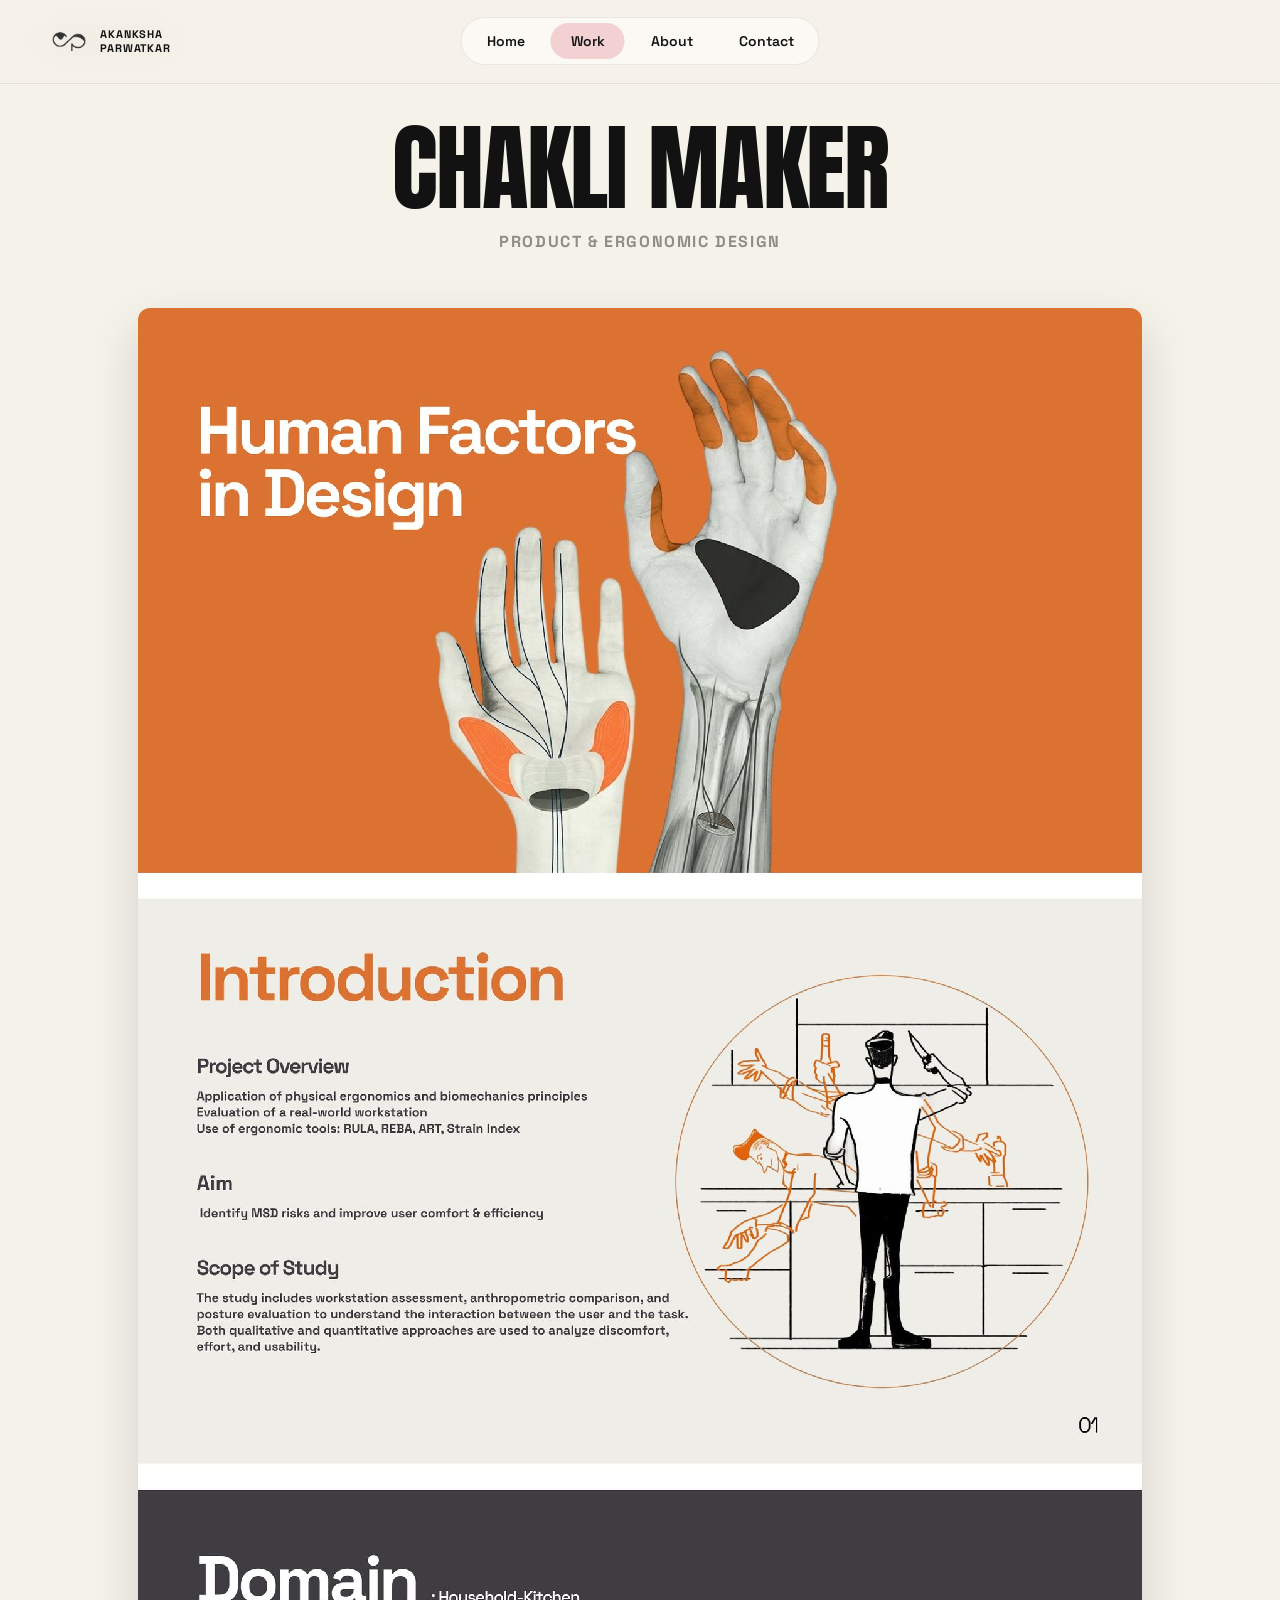
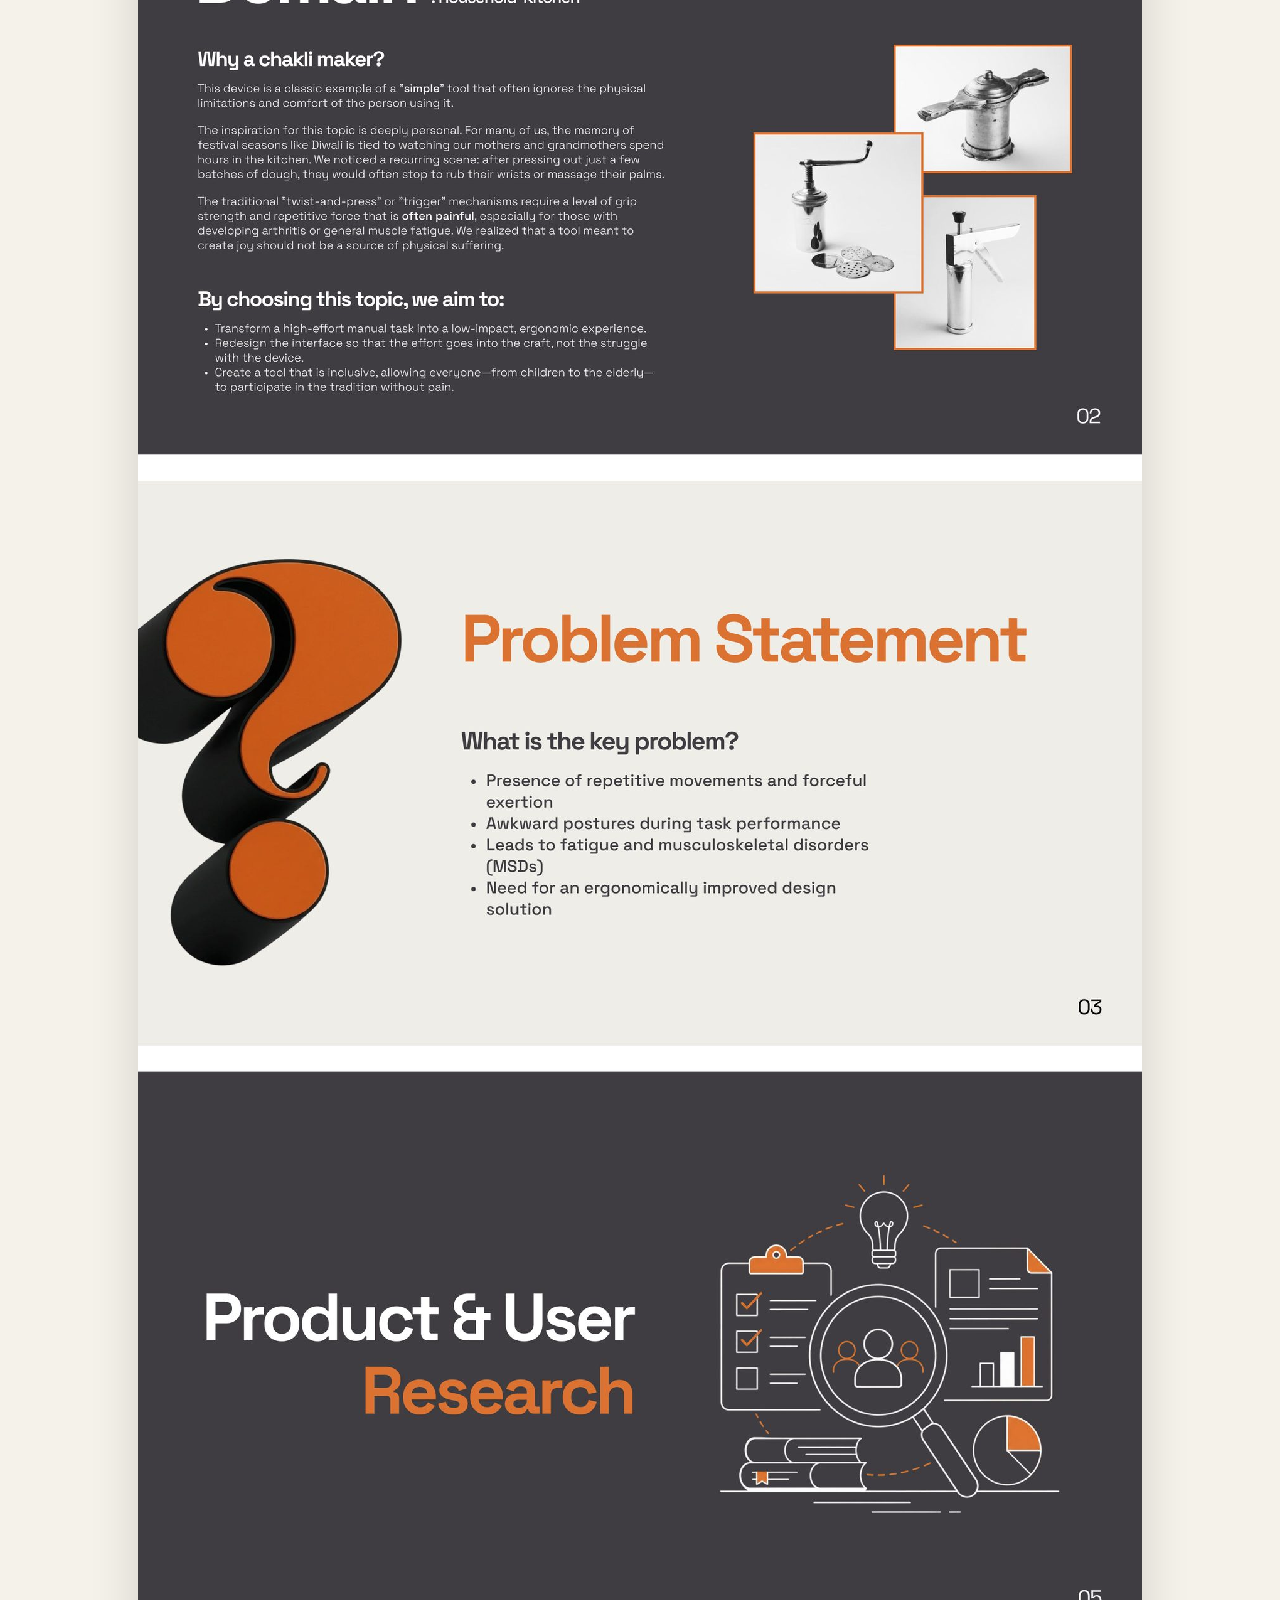
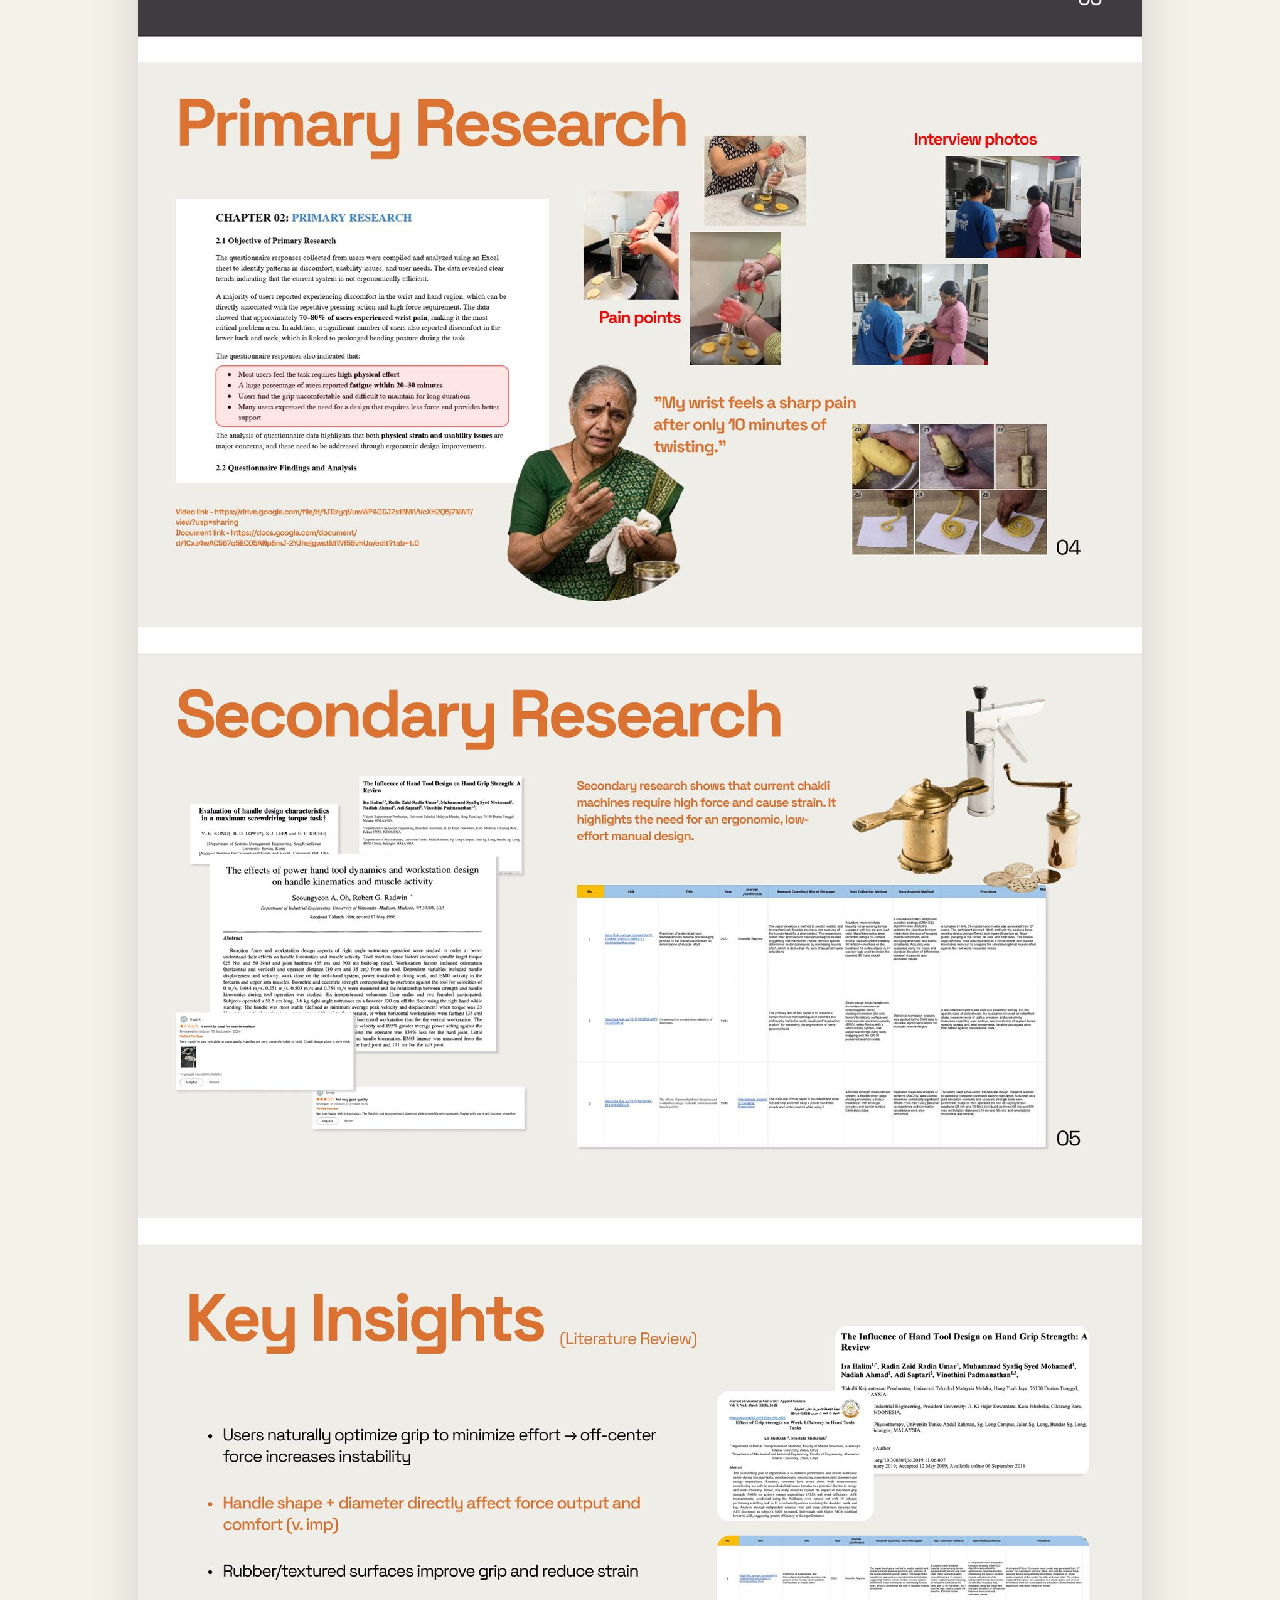
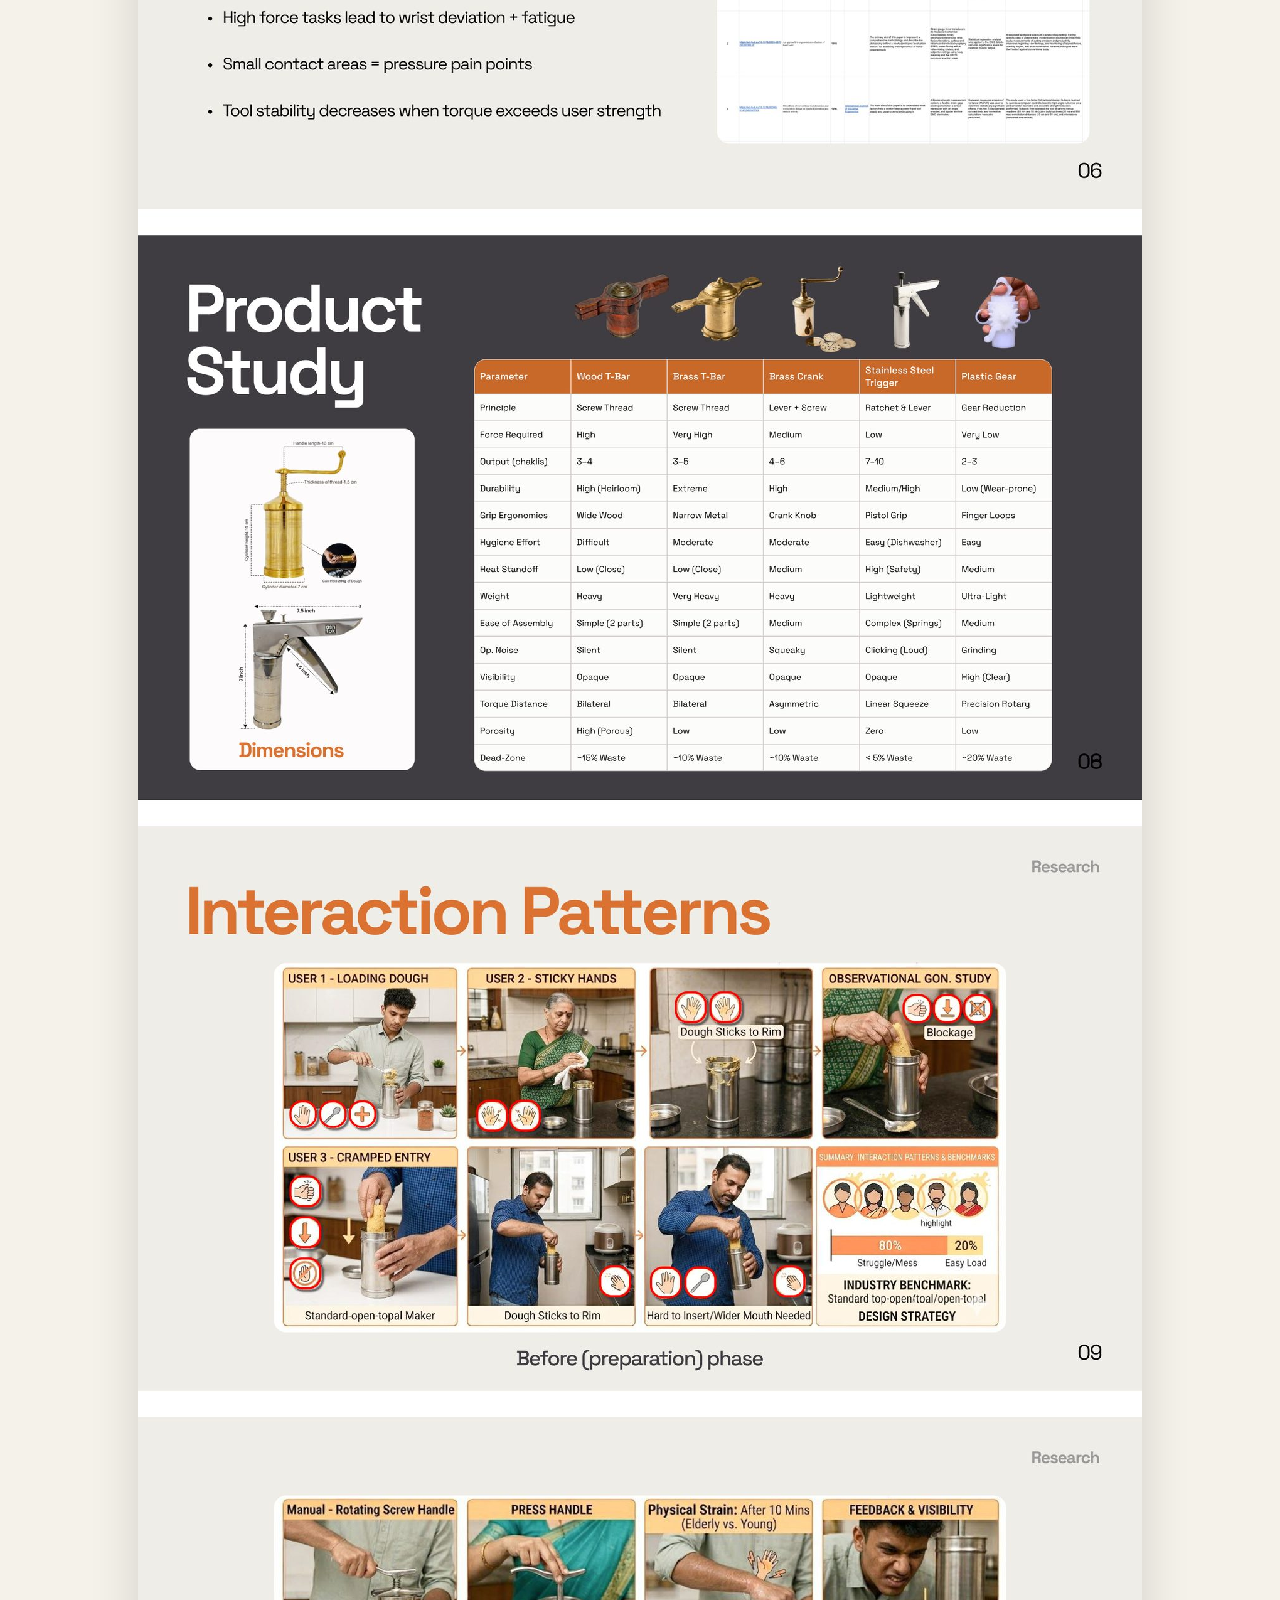
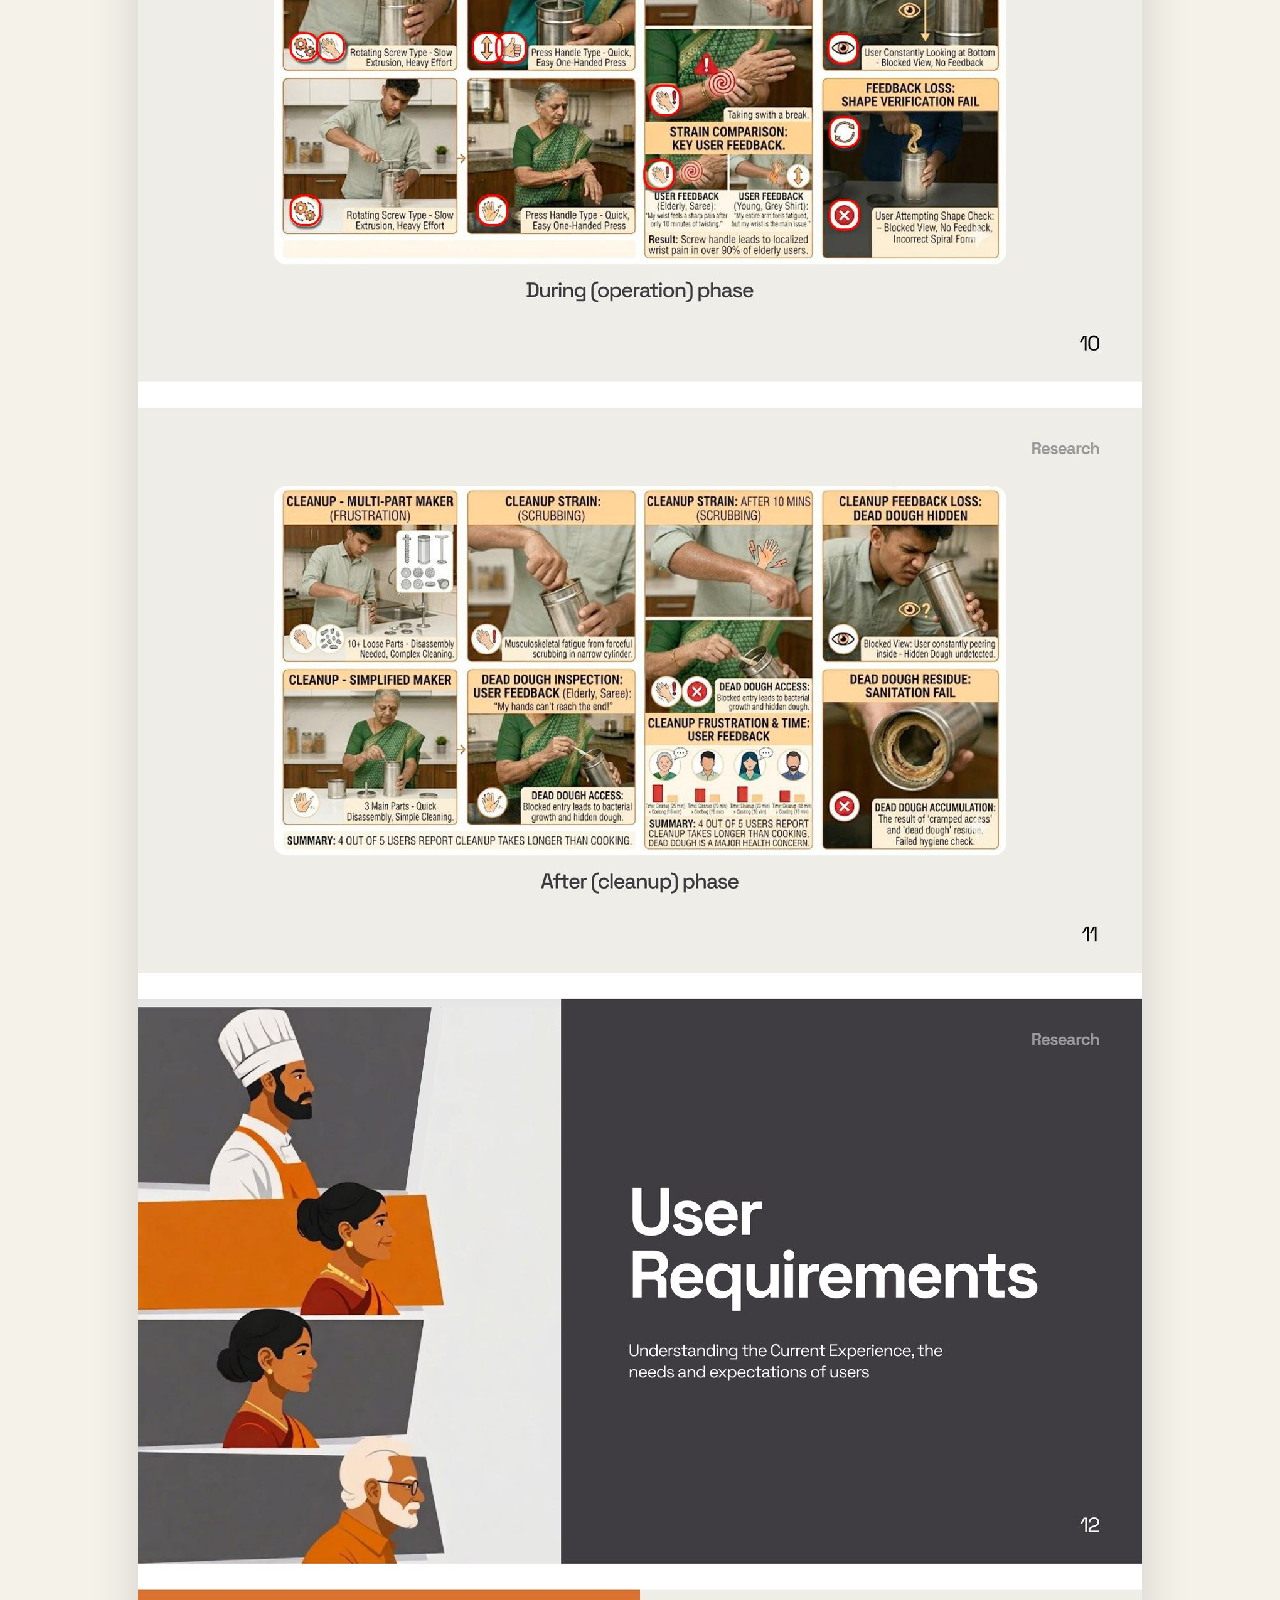
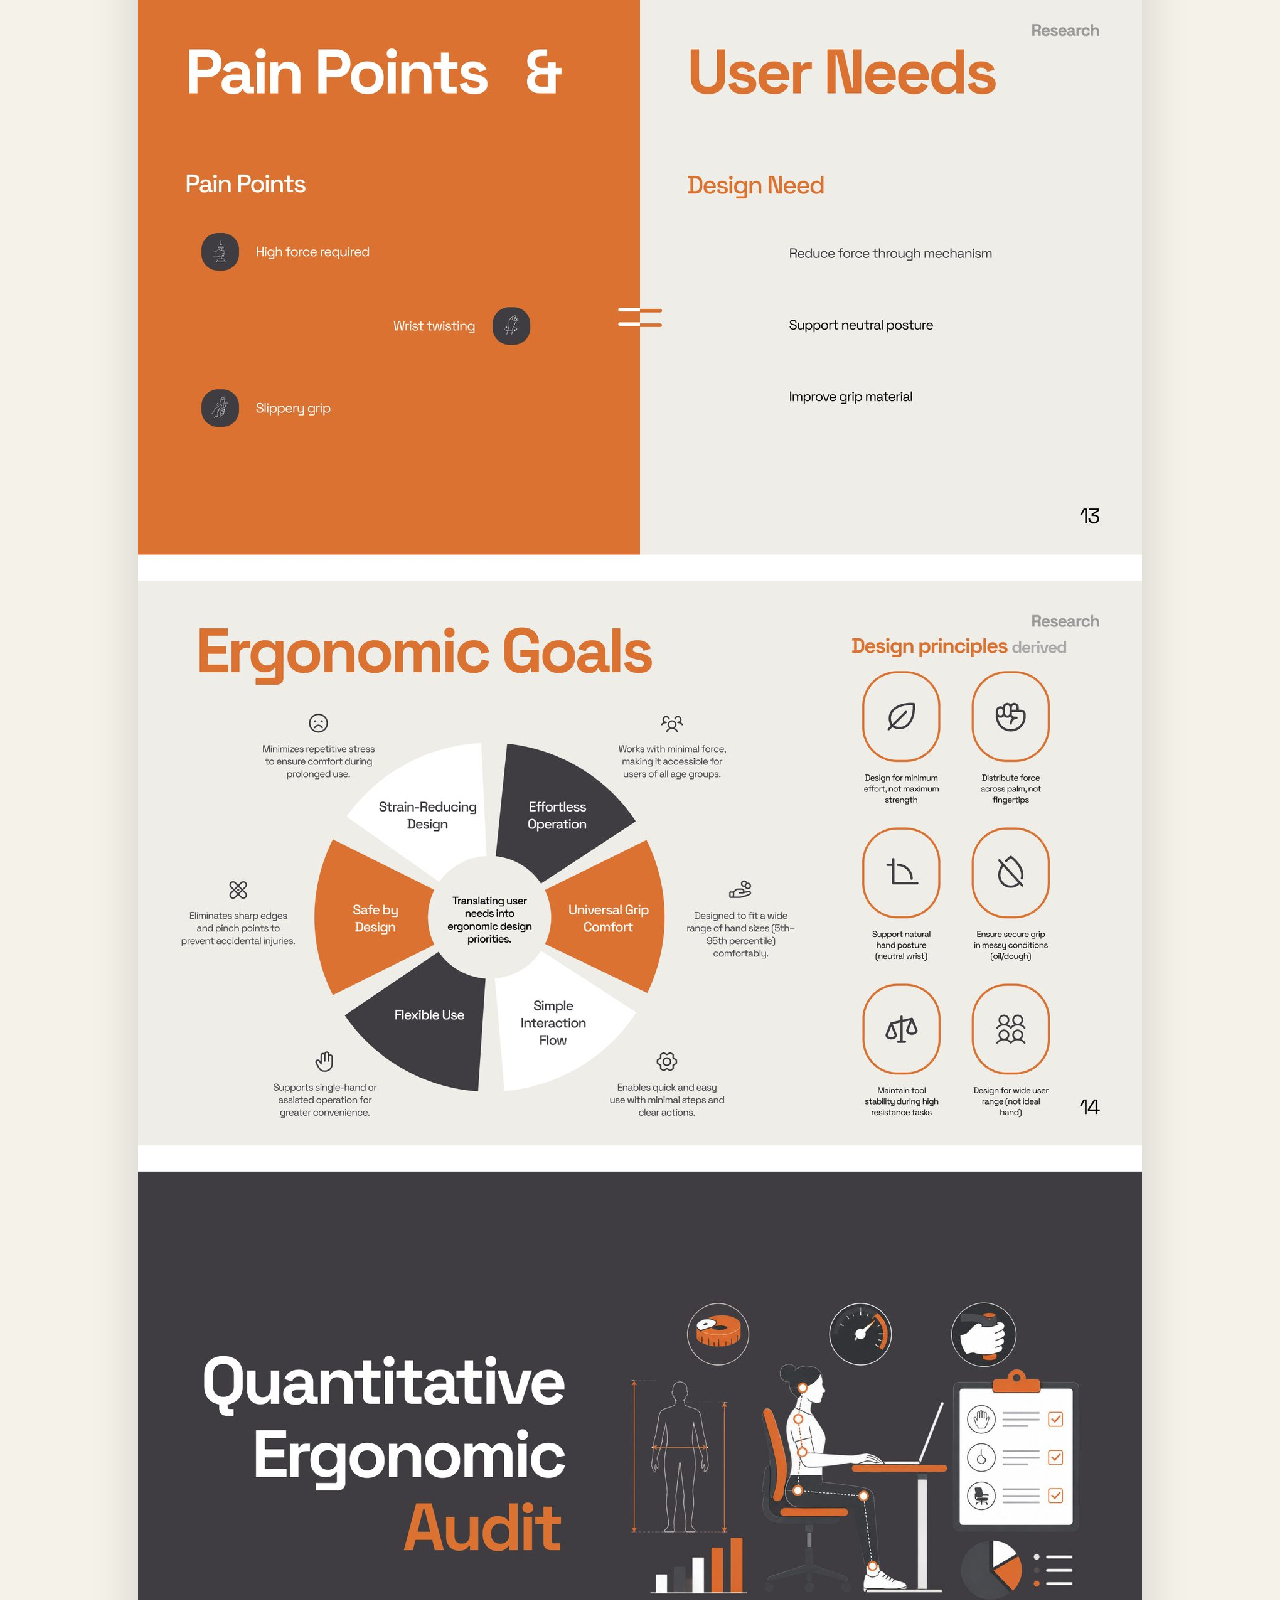
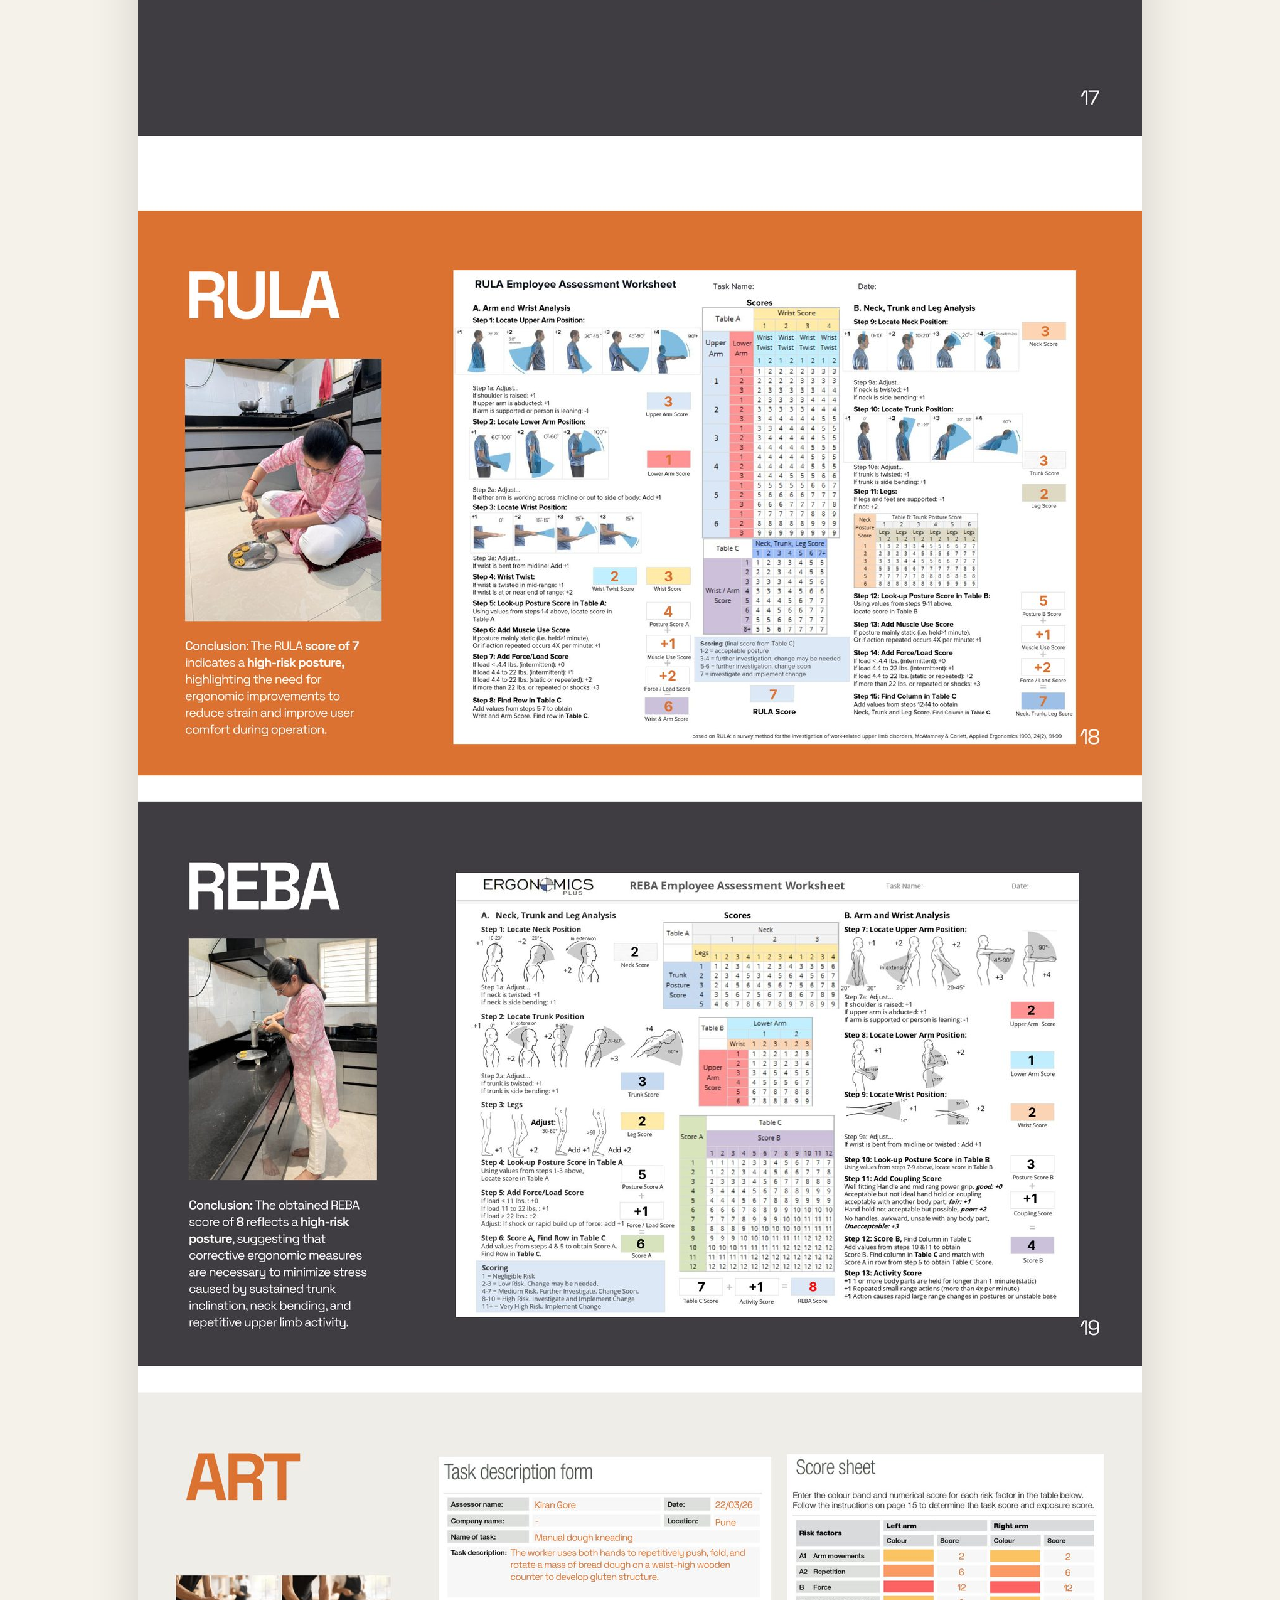
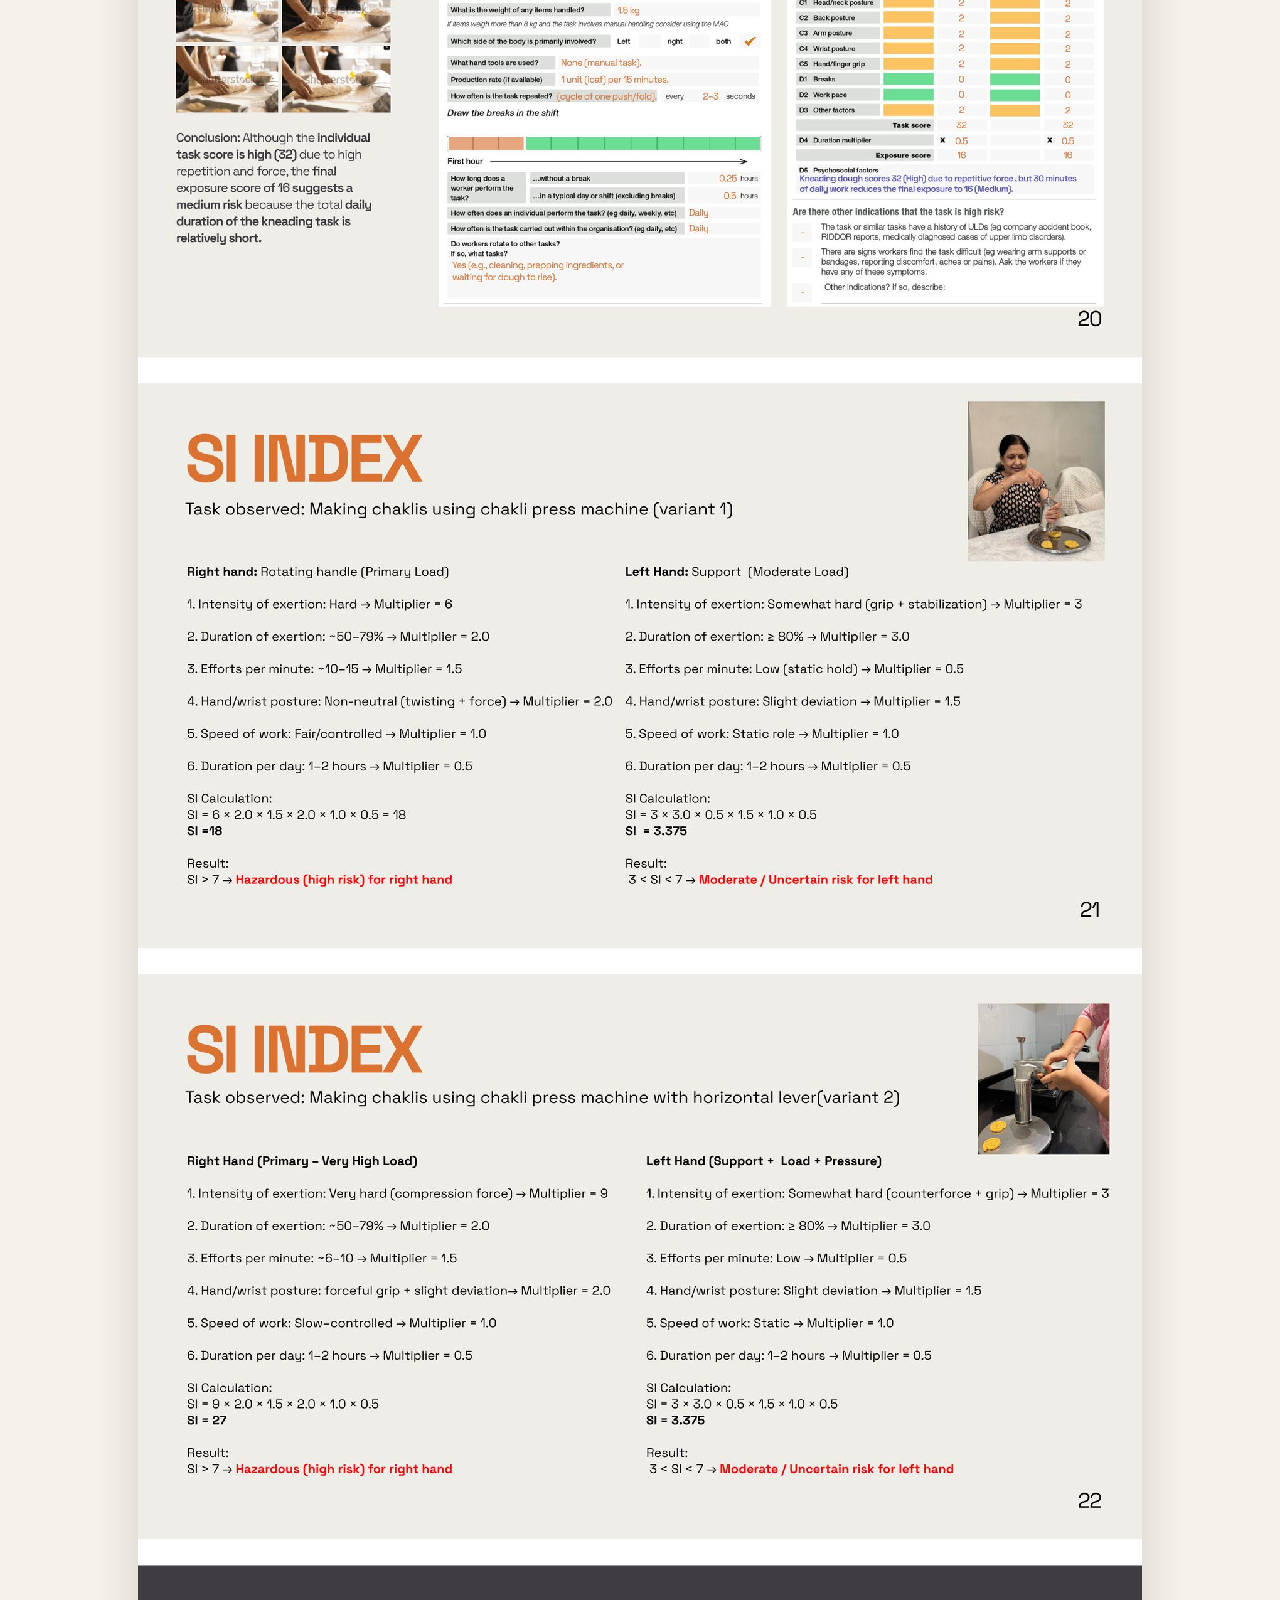
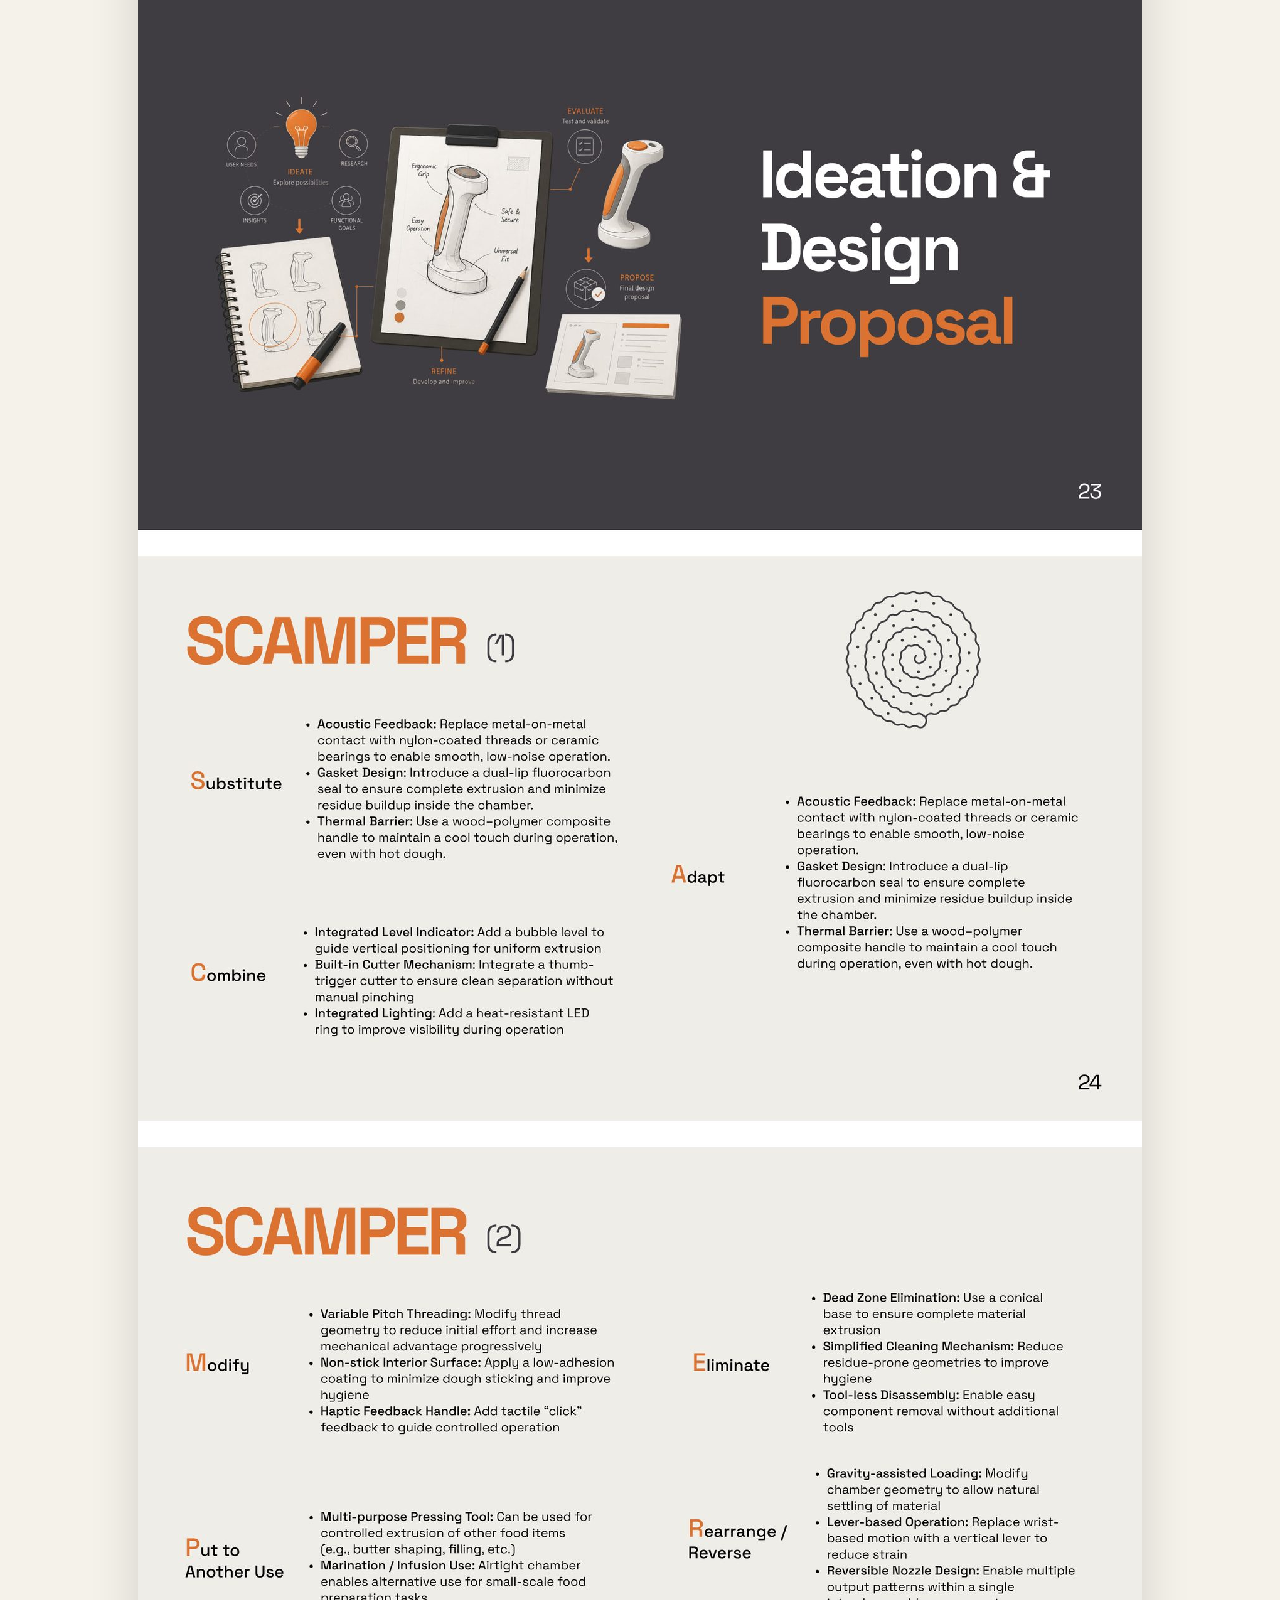
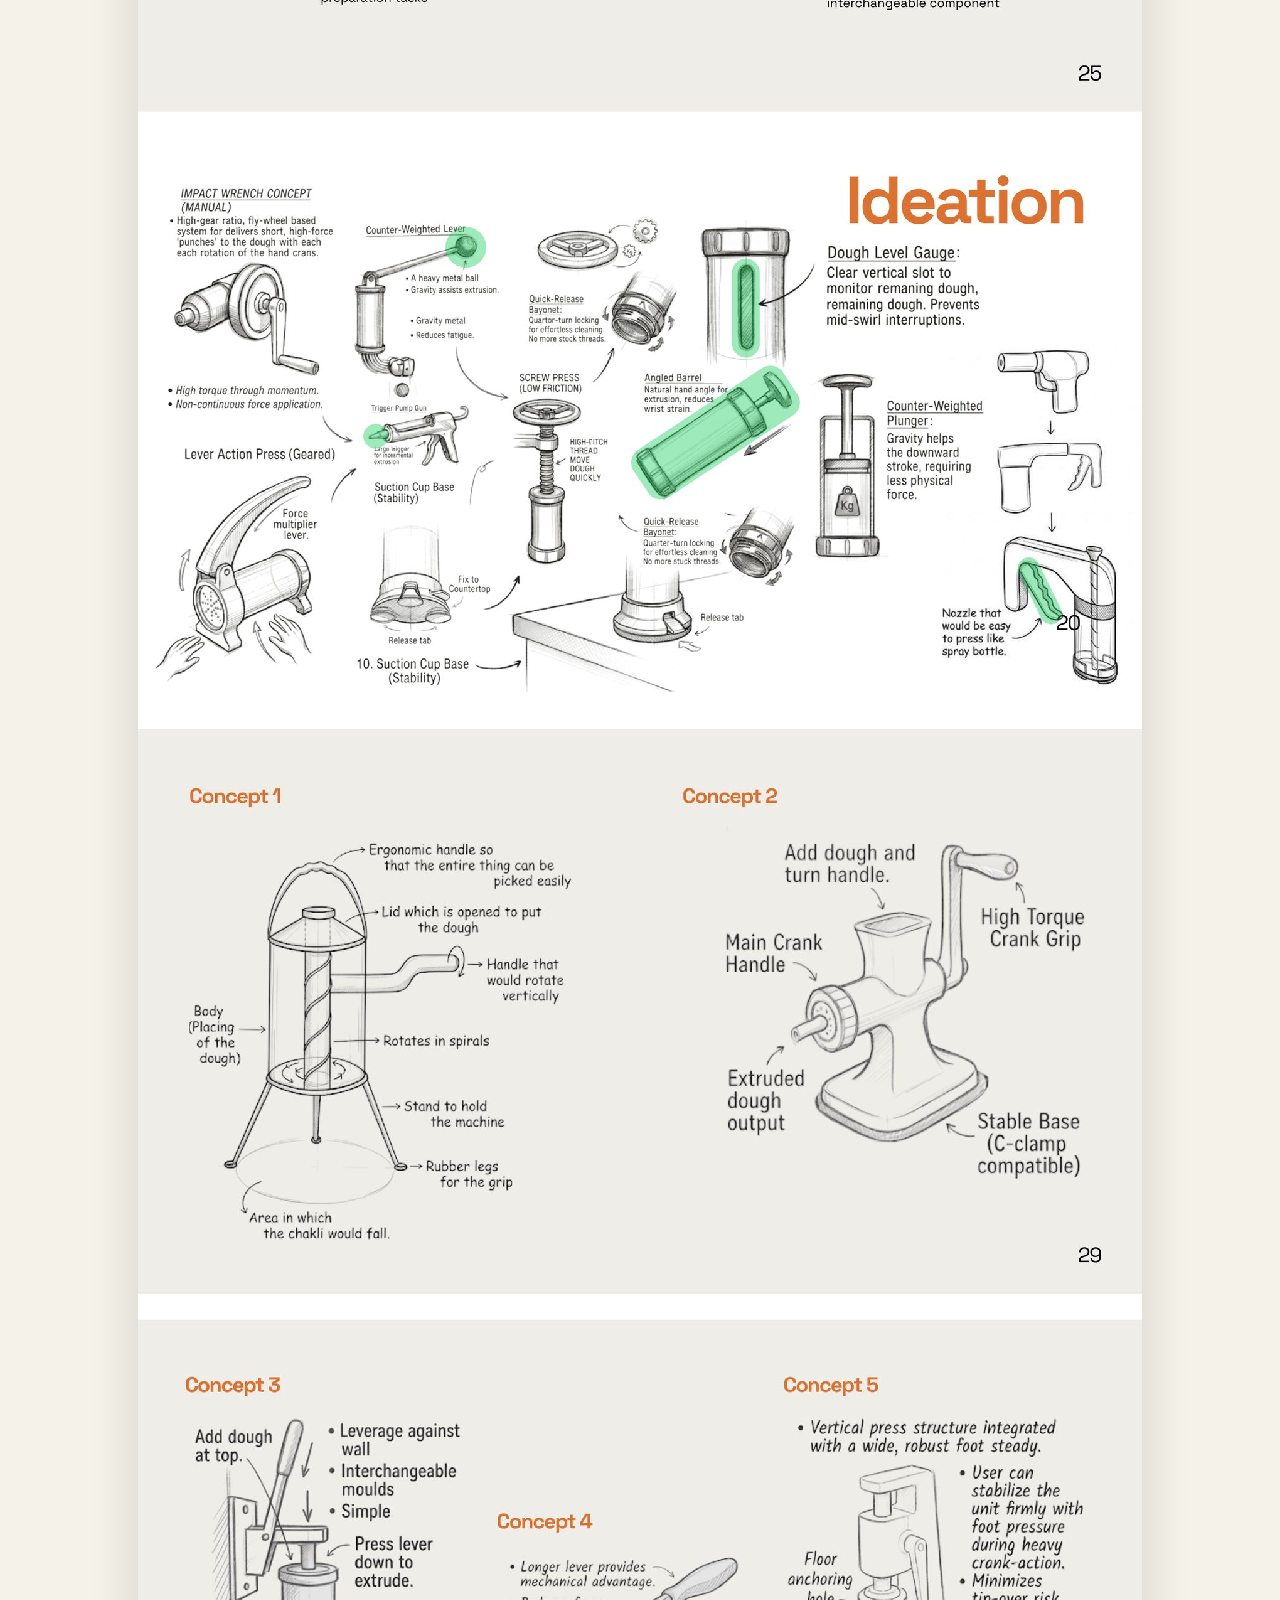
<file: work/chakli.html>
<!DOCTYPE html>
<html lang="en">
<head>
<meta charset="UTF-8">
<meta name="viewport" content="width=device-width, initial-scale=1.0">
<title>Chakli Maker — Akanksha Parwatkar</title>
<meta name="description" content="Chakli Maker — tradition made easier, an ergonomic redesign of the everyday chakli press for a more inclusive kitchen.">

<link rel="icon" type="image/png" href="../assets/favicon.png">
<link rel="apple-touch-icon" href="../assets/favicon.png">

<link rel="preconnect" href="https://fonts.googleapis.com">
<link rel="preconnect" href="https://fonts.gstatic.com" crossorigin>
<link href="https://fonts.googleapis.com/css2?family=Anton&family=Space+Grotesk:wght@400;500;600;700&family=Caveat:wght@500;600;700&display=swap" rel="stylesheet">

<link rel="stylesheet" href="../css/style.css">
</head>
<body>


<header class="navbar" id="navbar">
  <div class="nav-inner">
    <a href="../index.html" class="nav-logo" aria-label="Akanksha Parwatkar — Home">
      <span class="logo-mark">
        <img src="../assets/logo.png" alt="Akanksha Parwatkar logo" width="40" height="35">
      </span>
      <span class="logo-text">AKANKSHA<br>PARWATKAR</span>
    </a>

    <nav class="nav-pills" id="navPills">
      <a href="../index.html#home" class="pill" data-nav="home">Home</a>
      <a href="../index.html#work" class="pill active" data-nav="work">Work</a>
      <a href="../index.html#about" class="pill" data-nav="about">About</a>
      <a href="../index.html#contact" class="pill" data-nav="contact">Contact</a>
    </nav>

    <button class="nav-menu-btn" id="menuBtn" aria-label="Toggle menu" aria-expanded="false">
      <span></span>
    </button>
  </div>

  <div class="mobile-menu" id="mobileMenu">
    <a href="../index.html#home" data-nav="home">Home</a>
    <a href="../index.html#work" data-nav="work">Work</a>
    <a href="../index.html#about" data-nav="about">About</a>
    <a href="../index.html#contact" data-nav="contact">Contact</a>
  </div>
</header>

<main>
  <div class="cs-back-wrap">
    <a href="../index.html#work" class="cs-back">← Back to Work</a>
  </div>

  <div class="cs-hero">
    <h1 class="cs-title">Chakli Maker</h1>
    <span class="cs-tag">Product &amp; Ergonomic Design</span>
  </div>

  <div class="cs-gallery-slides">
    <img src="../assets/work/chakli/full.jpg" alt="Chakli Maker case study — full design process and visuals" width="1600" height="30168" loading="lazy">
  </div>

  <div class="cs-footer">
    <a href="../index.html#work" class="cs-back">← Back to Work</a>
  </div>
</main>

<script src="../js/case-study.js"></script>
</body>
</html>
</file>
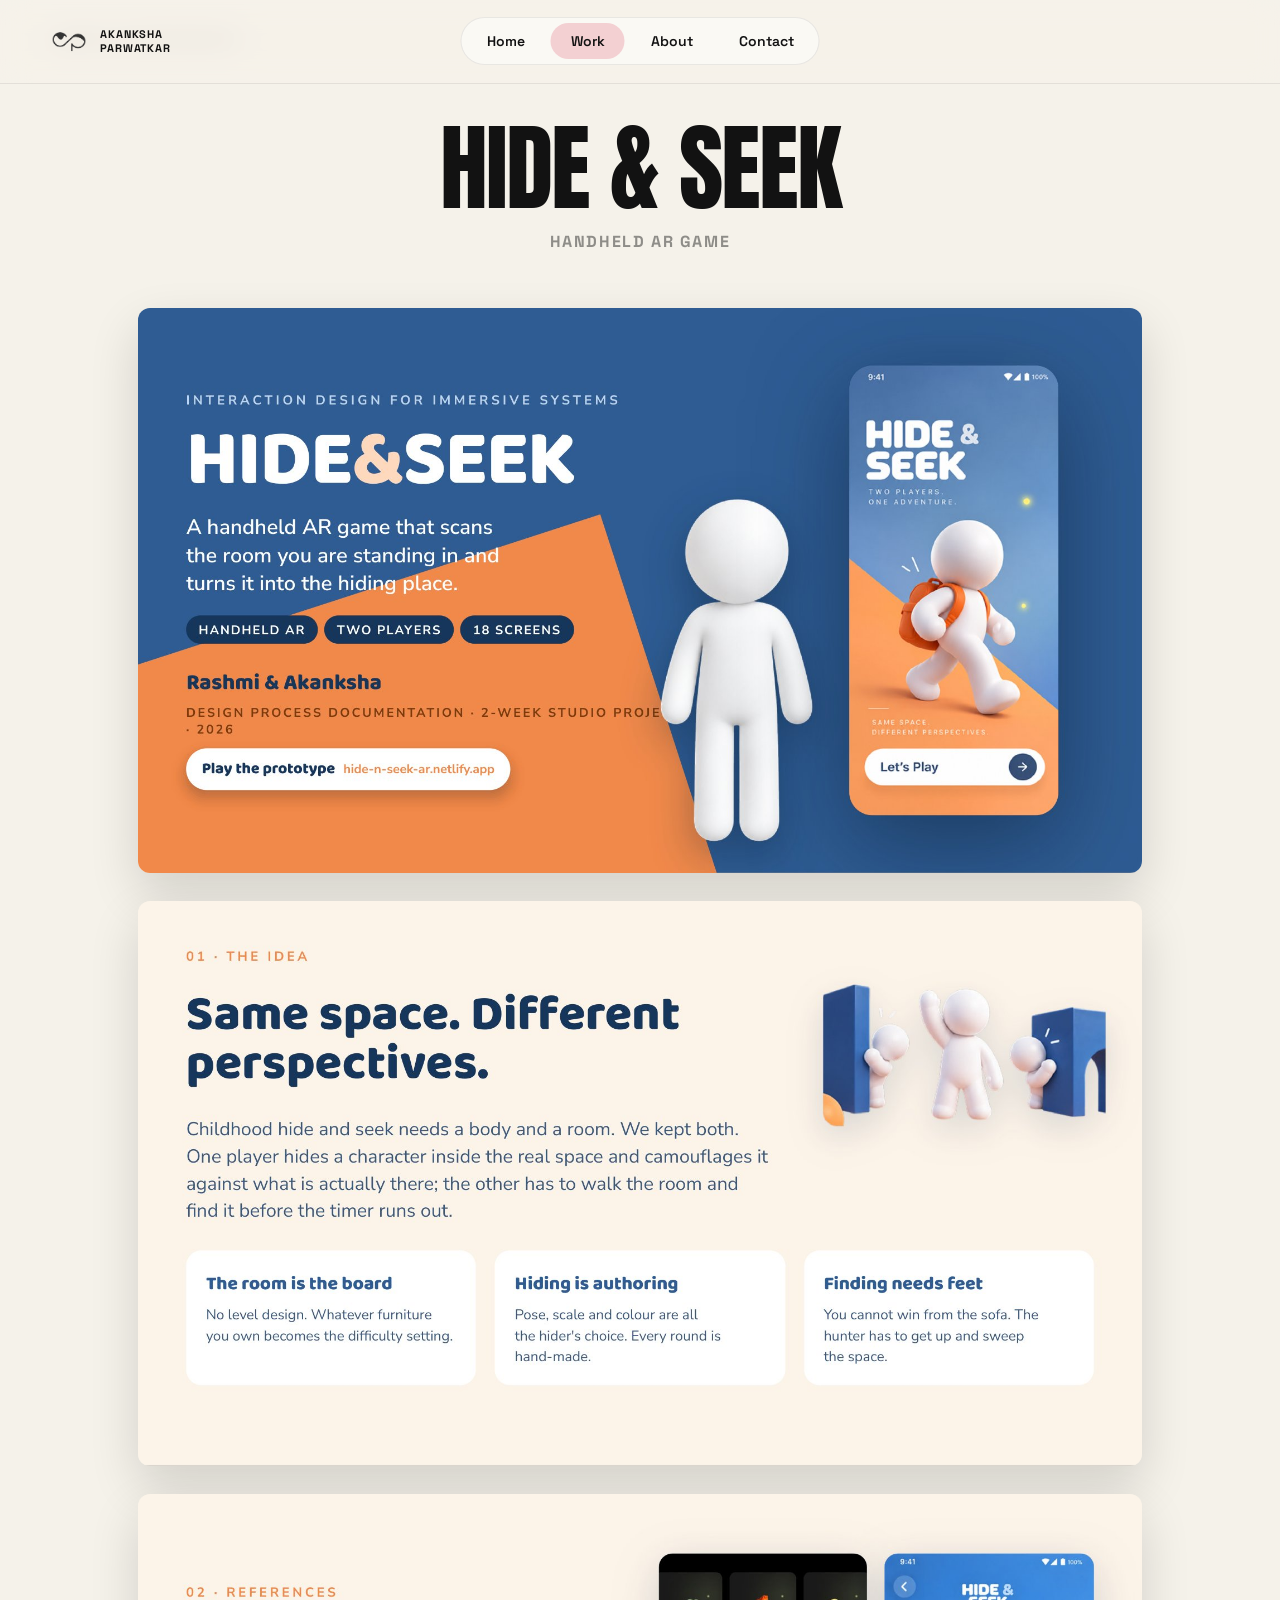
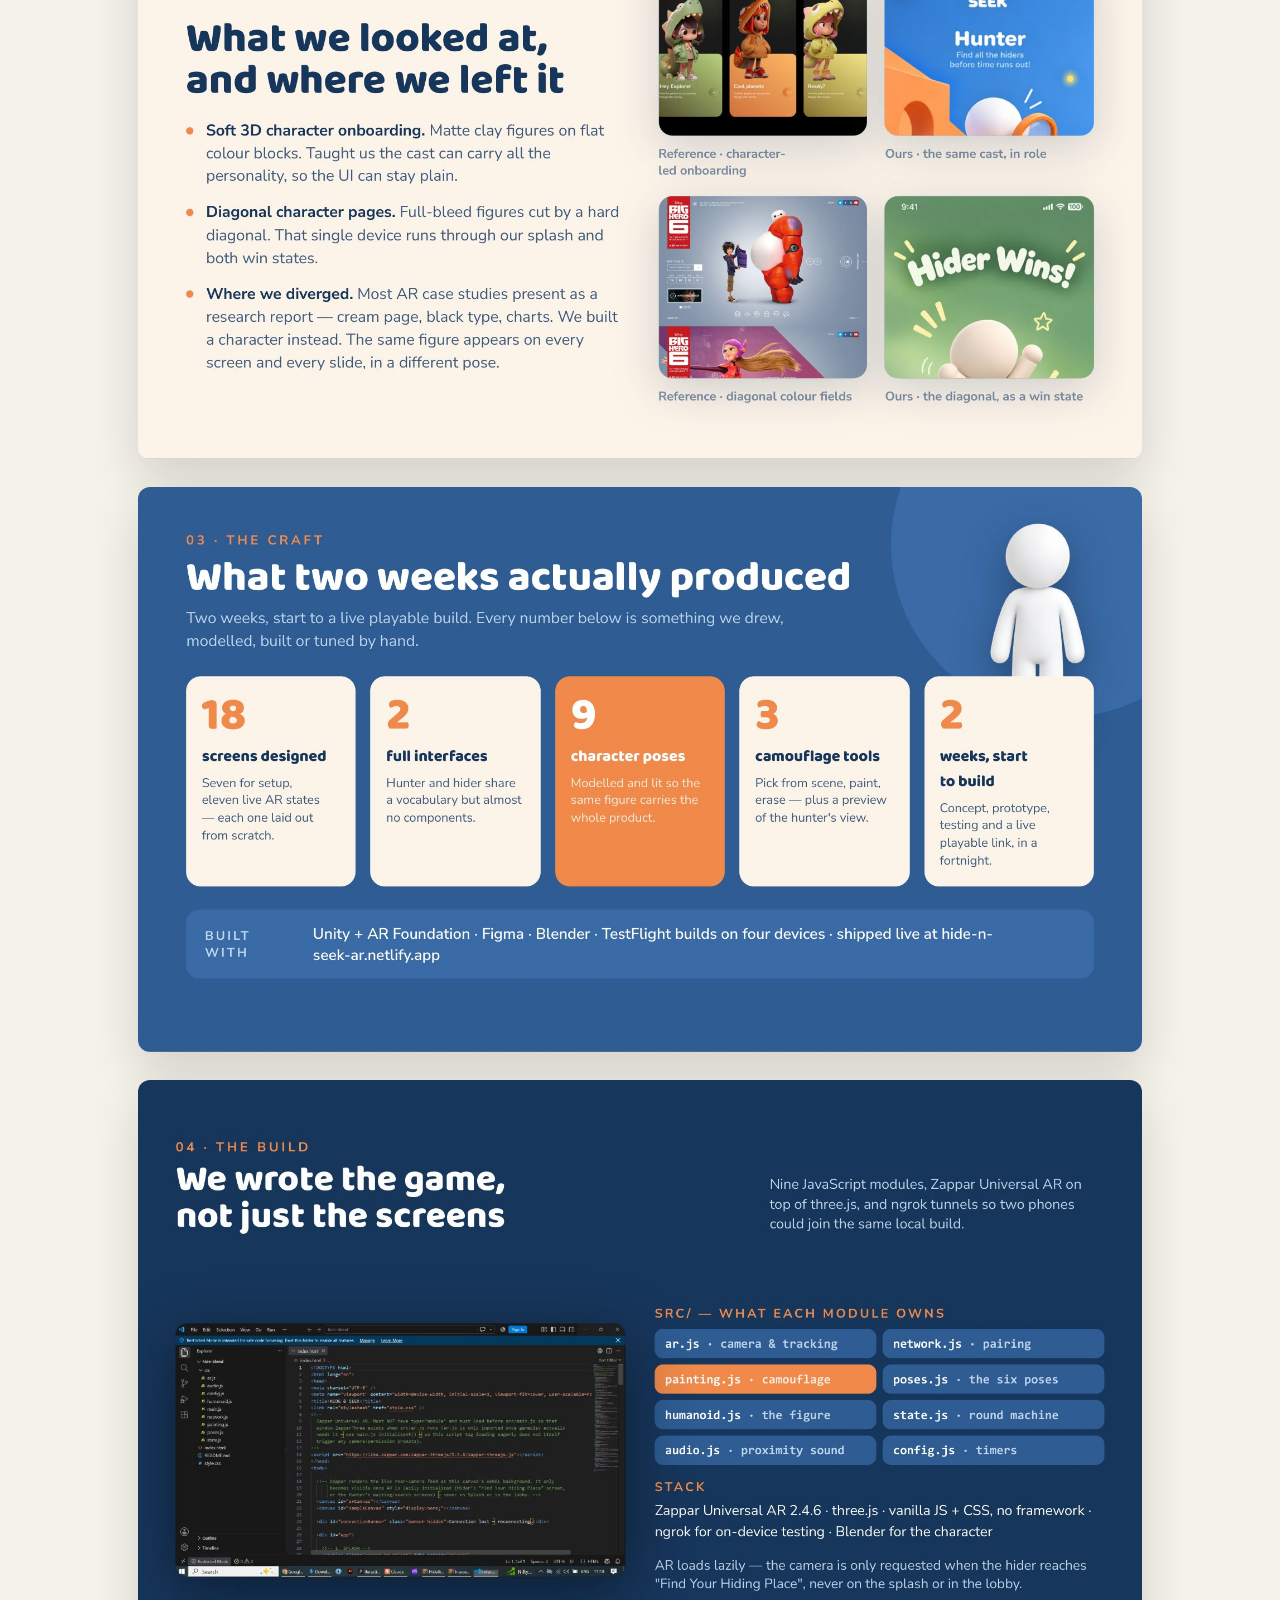
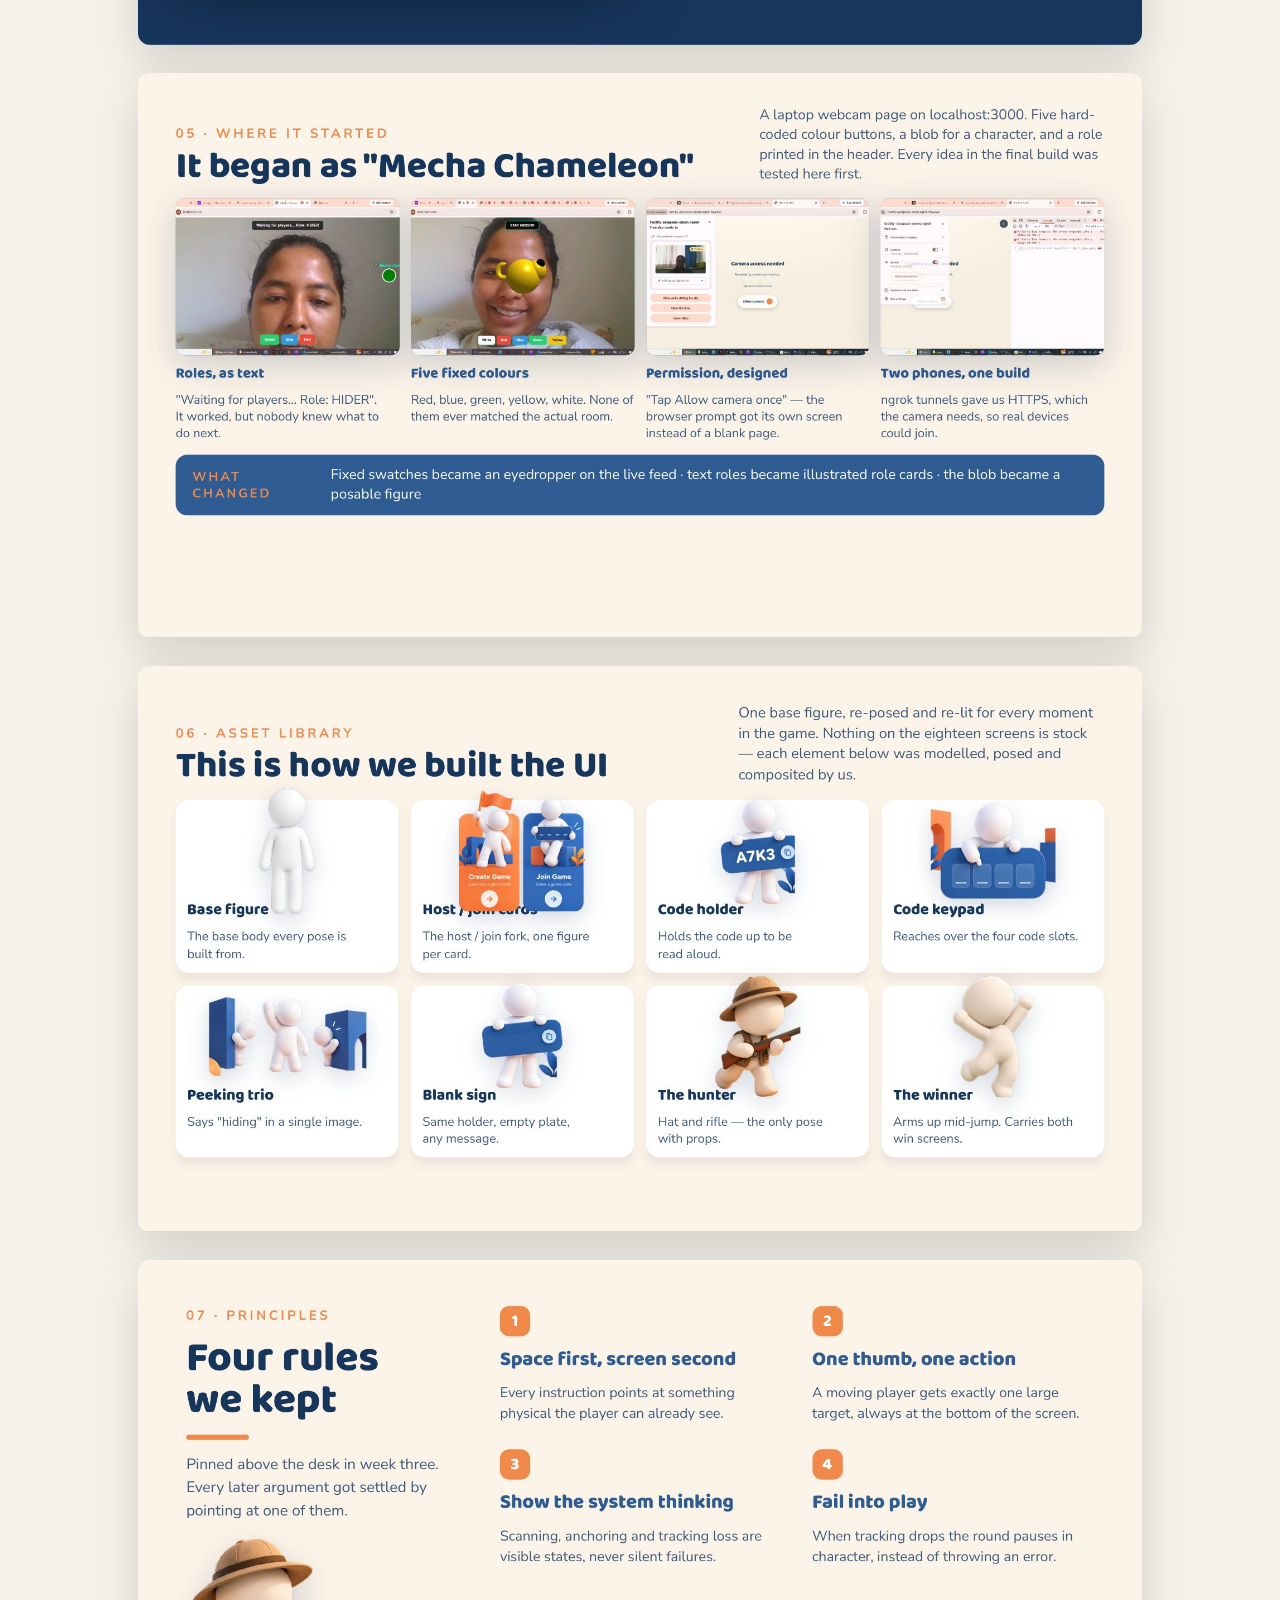
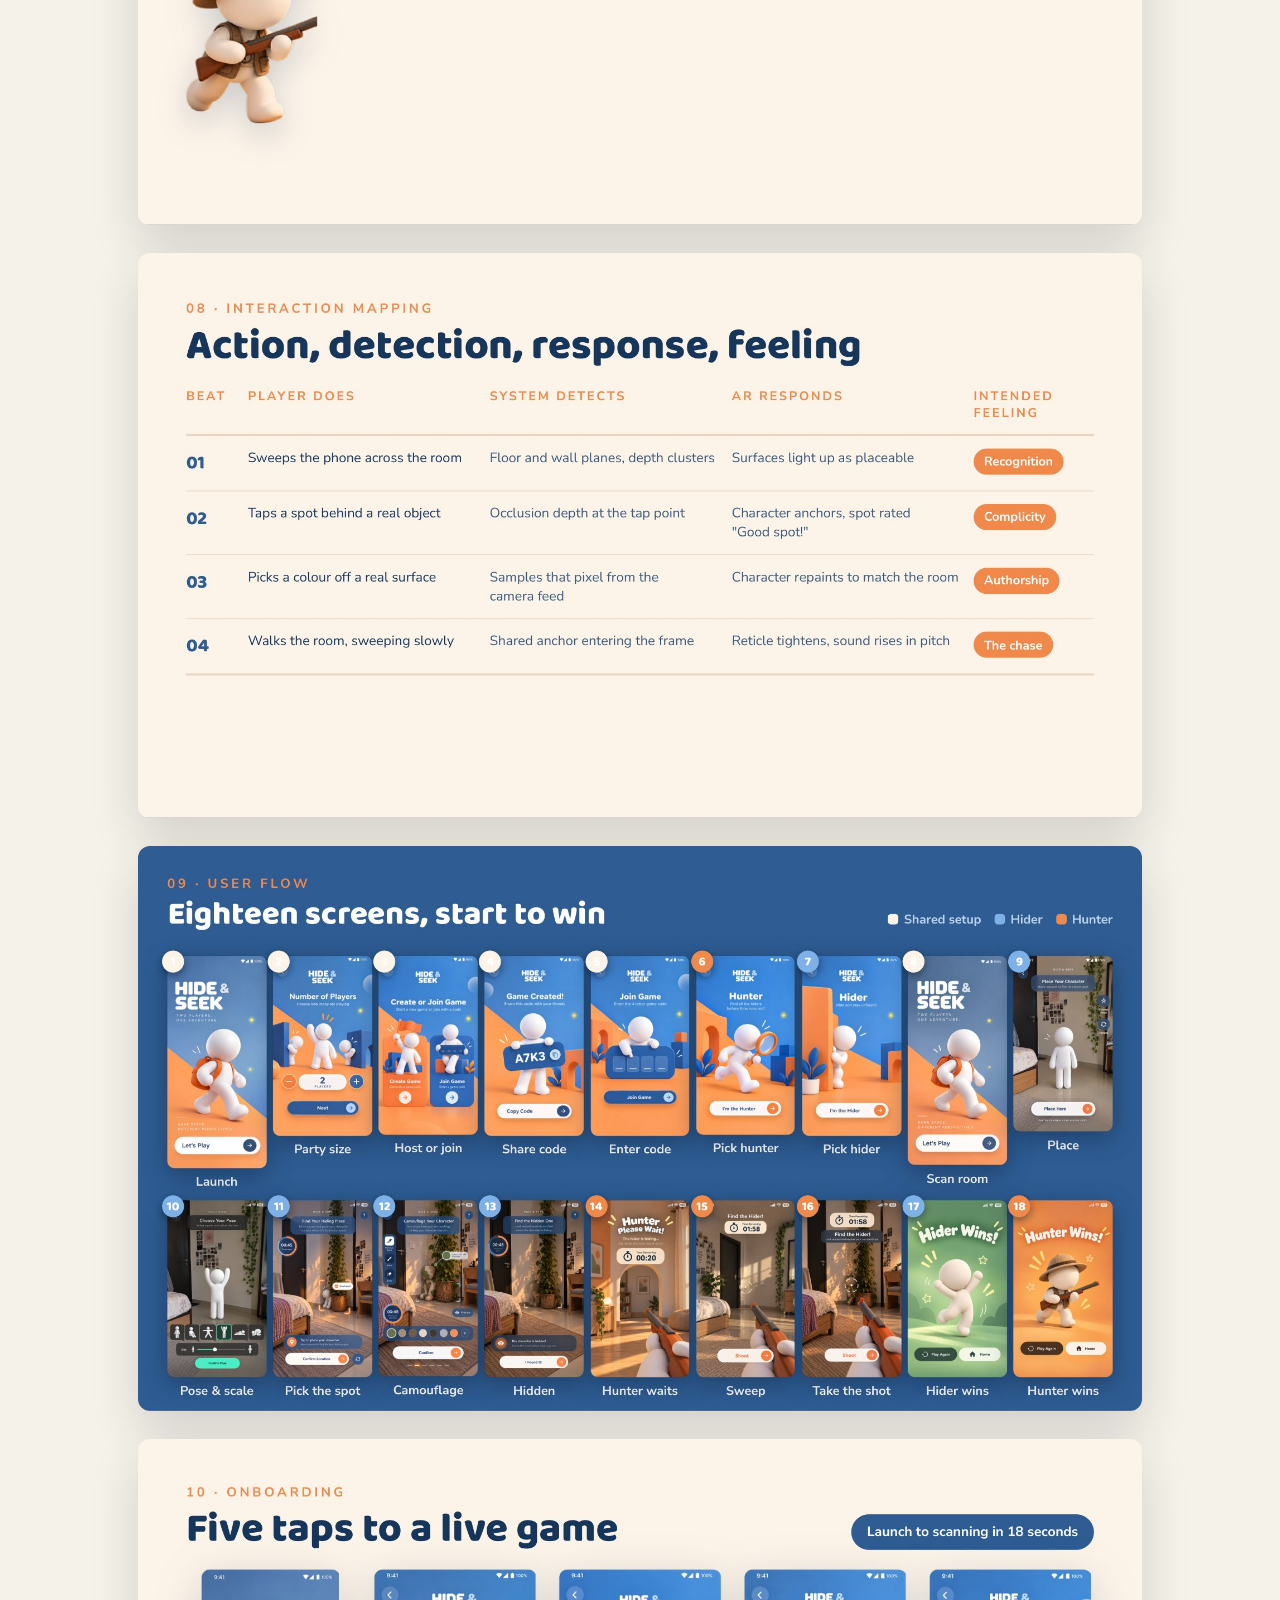
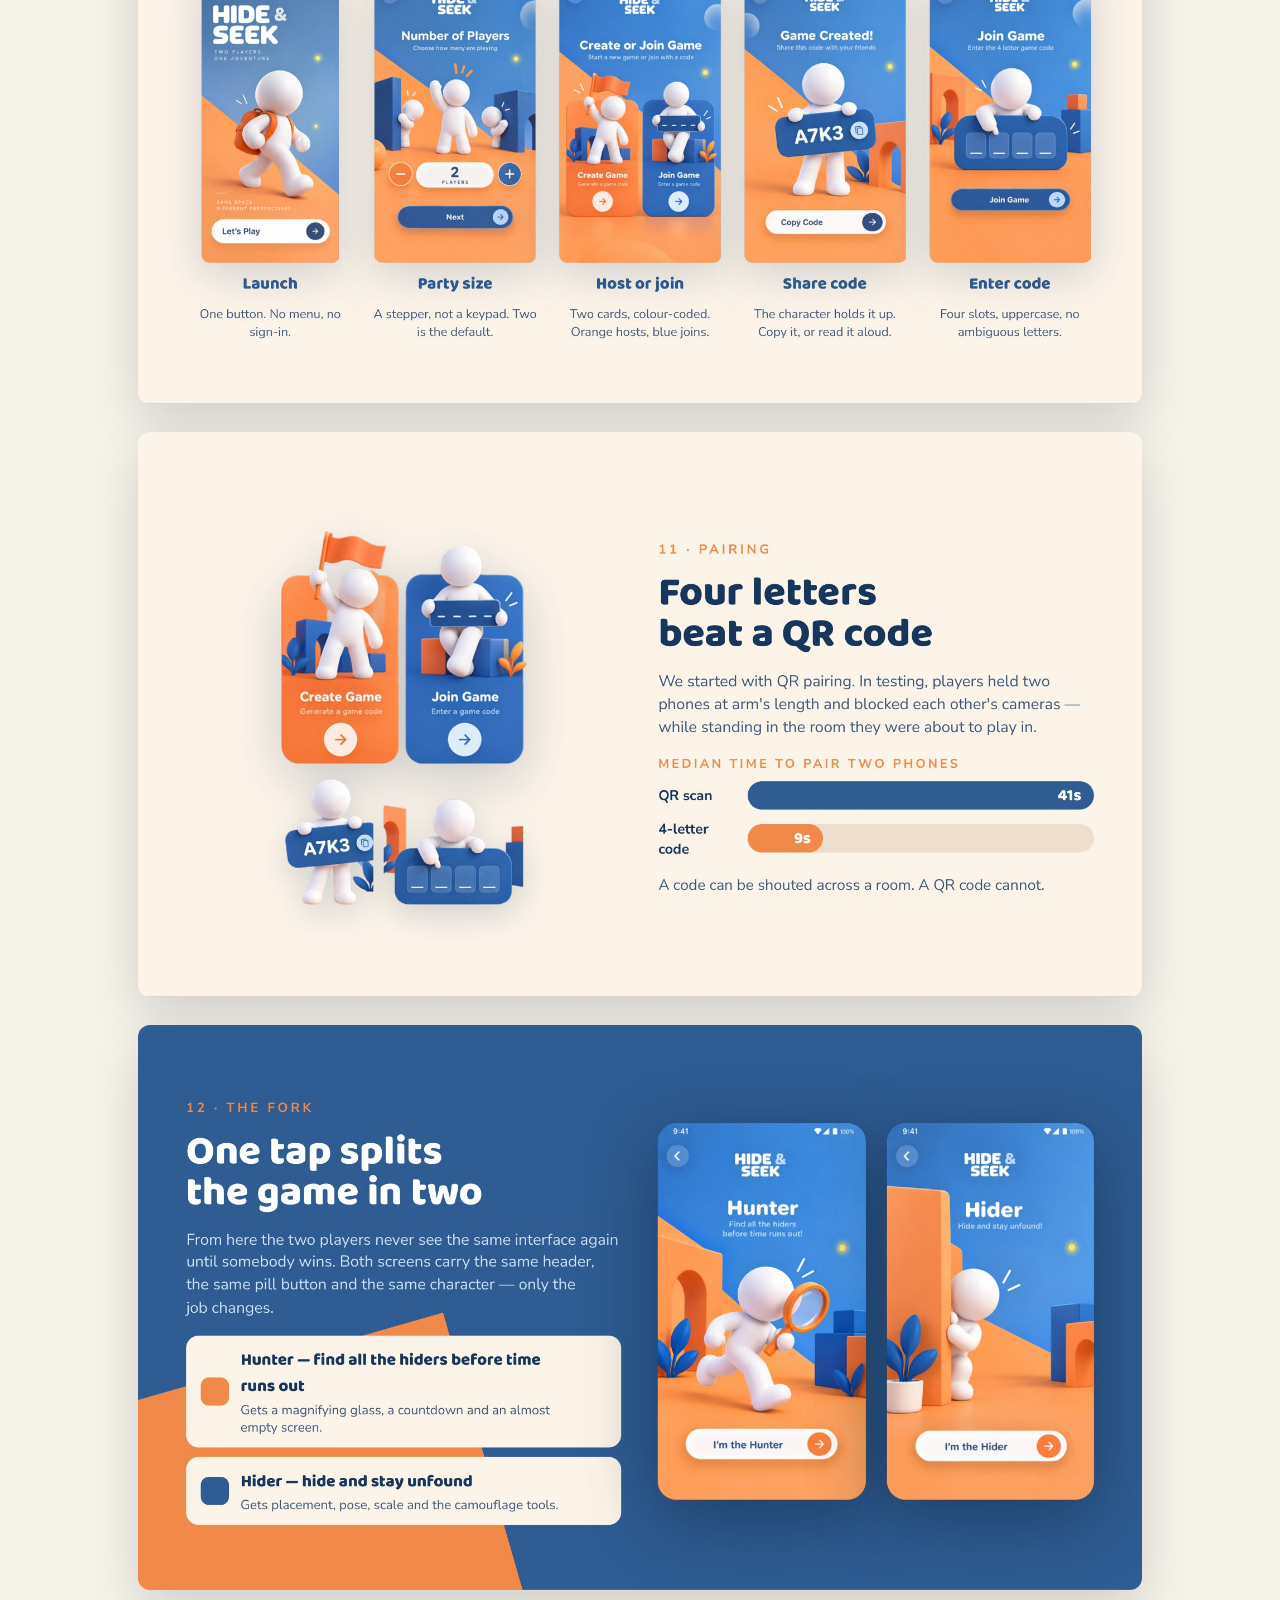
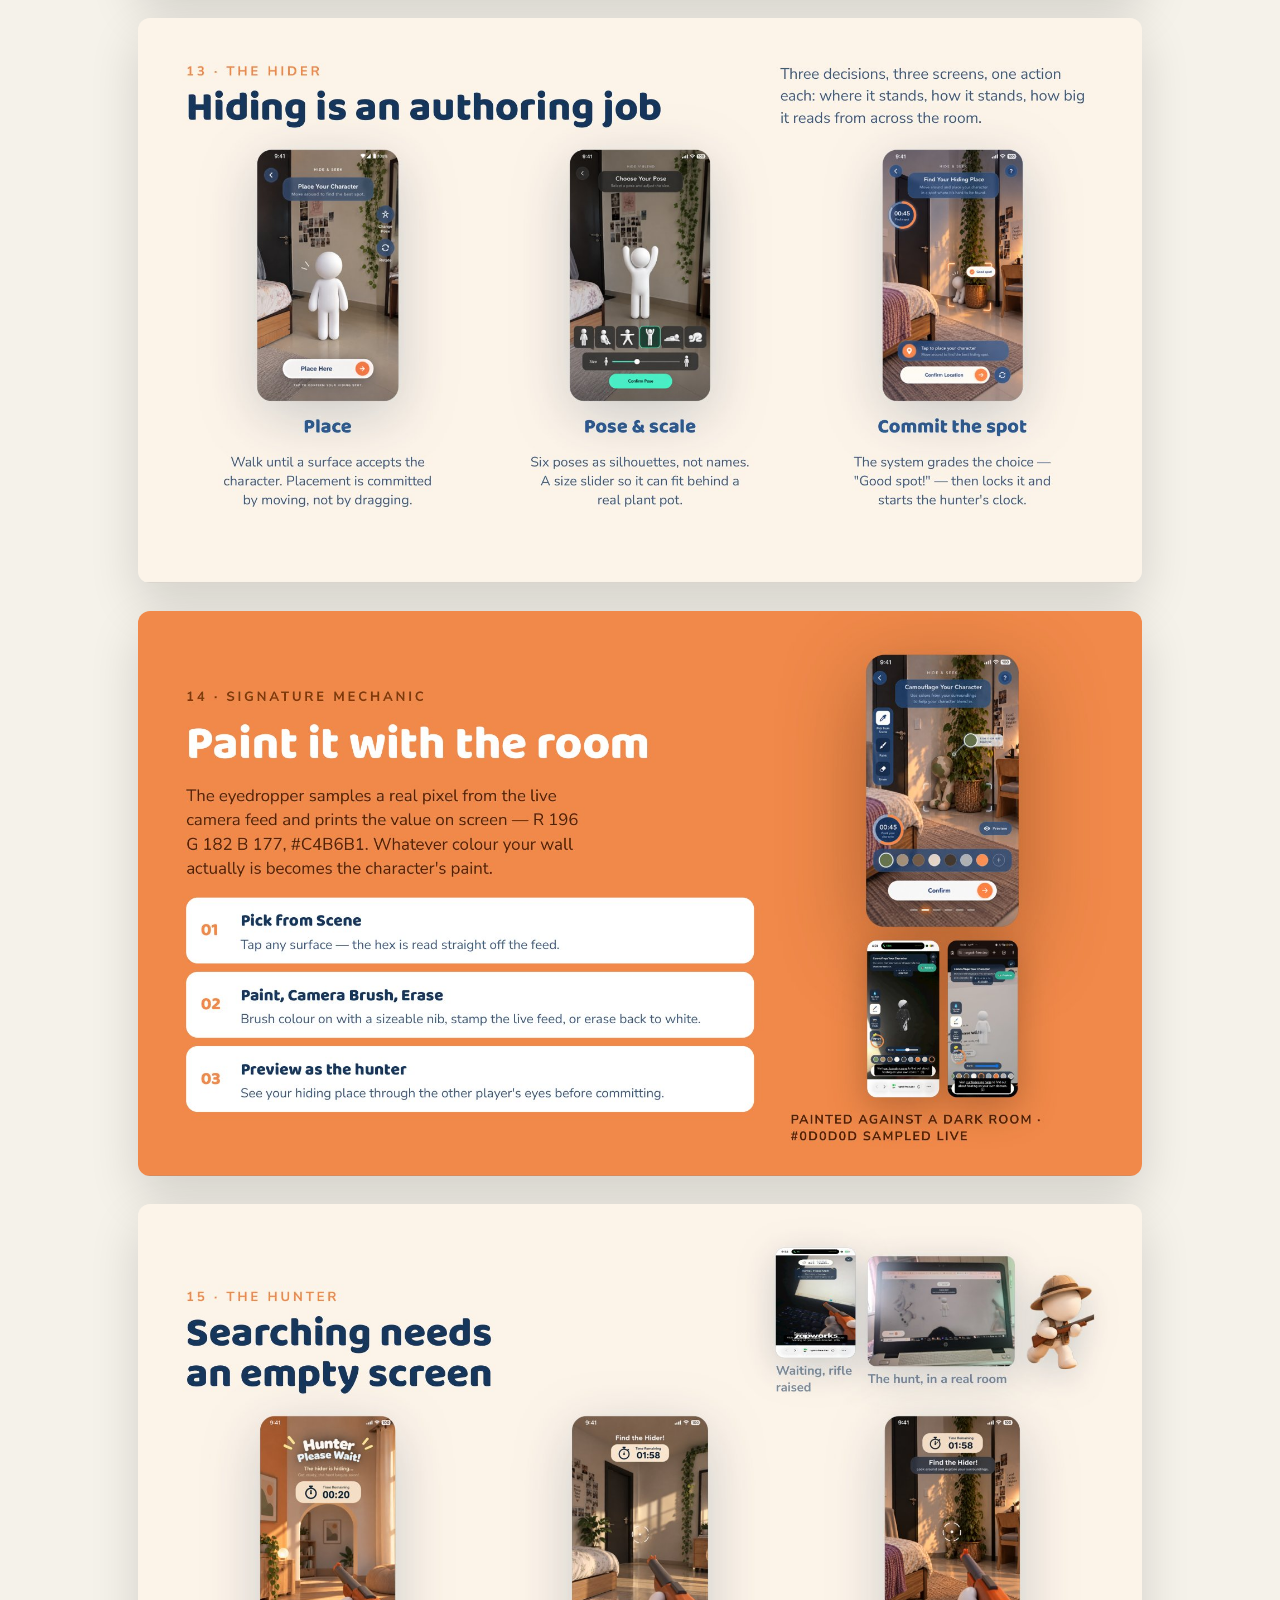
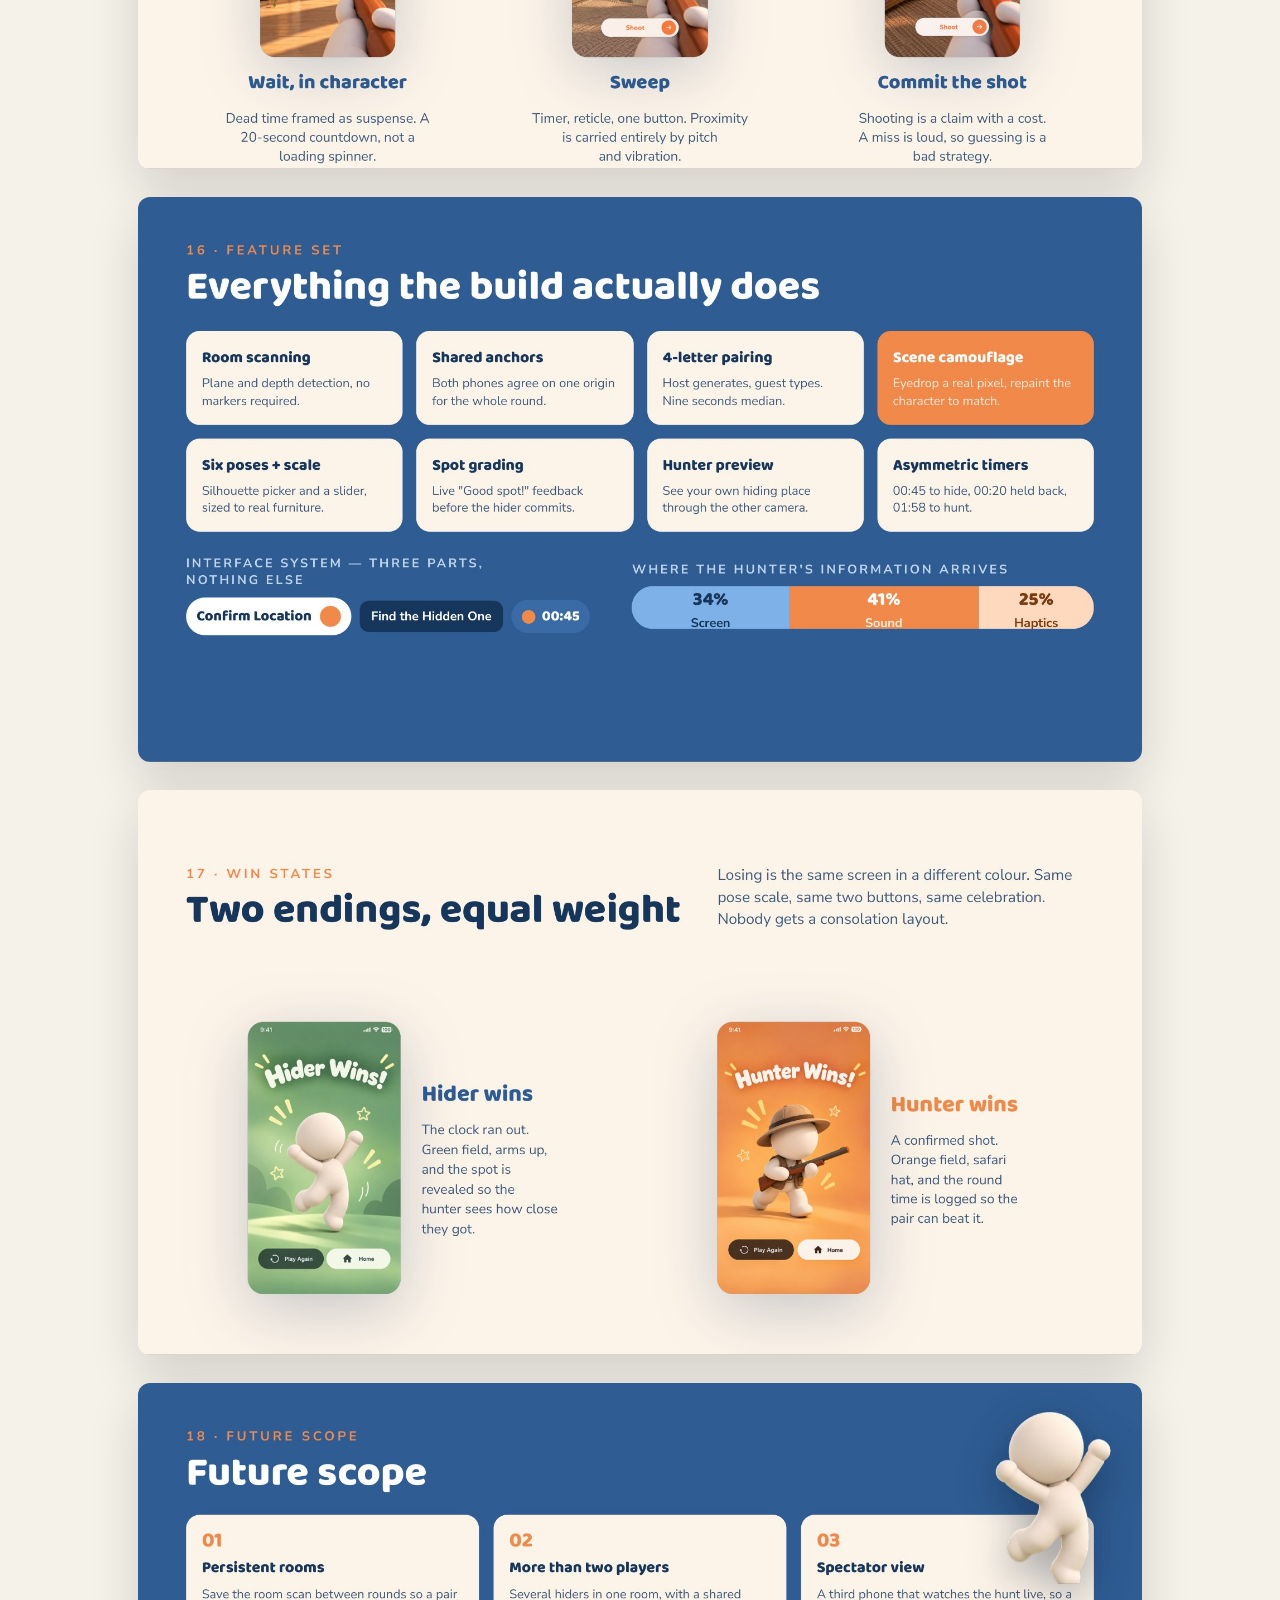
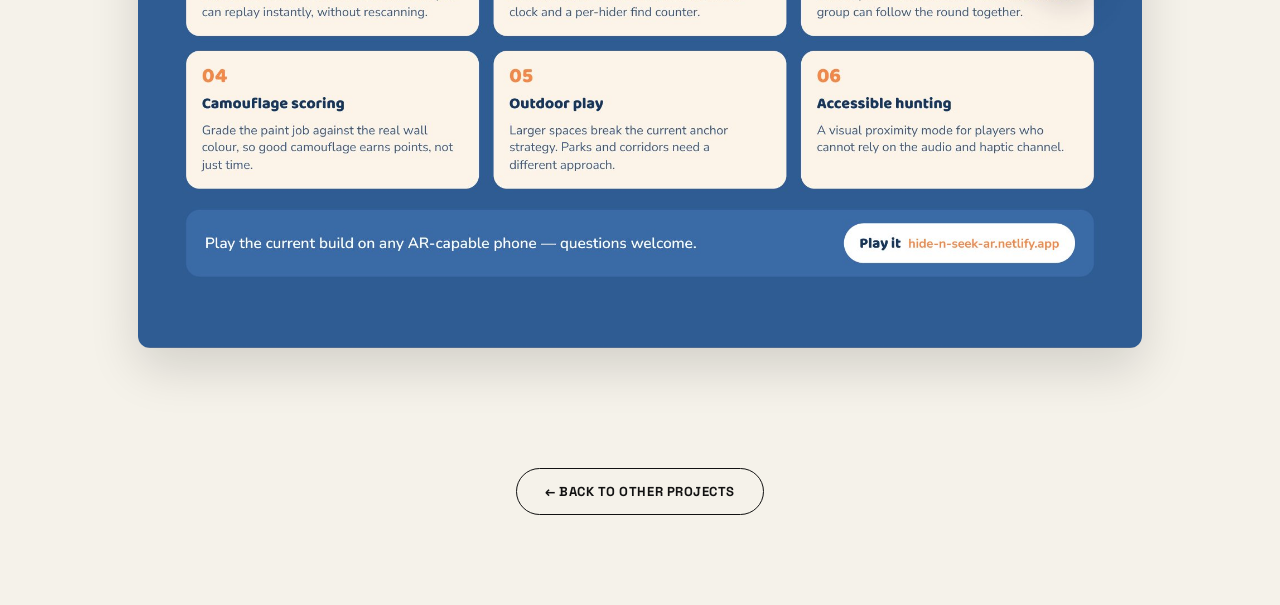
<file: work/hideseek.html>
<!DOCTYPE html>
<html lang="en">
<head>
<meta charset="UTF-8">
<meta name="viewport" content="width=device-width, initial-scale=1.0">
<title>Hide &amp; Seek — Akanksha Parwatkar</title>
<meta name="description" content="Hide & Seek — a handheld AR game that scans the room you're standing in and turns it into the hiding place.">

<link rel="icon" type="image/png" href="../assets/favicon.png">
<link rel="apple-touch-icon" href="../assets/favicon.png">

<link rel="preconnect" href="https://fonts.googleapis.com">
<link rel="preconnect" href="https://fonts.gstatic.com" crossorigin>
<link href="https://fonts.googleapis.com/css2?family=Anton&family=Space+Grotesk:wght@400;500;600;700&family=Caveat:wght@500;600;700&display=swap" rel="stylesheet">

<link rel="stylesheet" href="../css/style.css">
</head>
<body>


<header class="navbar" id="navbar">
  <div class="nav-inner">
    <a href="../index.html" class="nav-logo" aria-label="Akanksha Parwatkar — Home">
      <span class="logo-mark">
        <img src="../assets/logo.png" alt="Akanksha Parwatkar logo" width="40" height="35">
      </span>
      <span class="logo-text">AKANKSHA<br>PARWATKAR</span>
    </a>

    <nav class="nav-pills" id="navPills">
      <a href="../index.html#home" class="pill" data-nav="home">Home</a>
      <a href="../index.html#work" class="pill active" data-nav="work">Work</a>
      <a href="../index.html#about" class="pill" data-nav="about">About</a>
      <a href="../index.html#contact" class="pill" data-nav="contact">Contact</a>
    </nav>

    <button class="nav-menu-btn" id="menuBtn" aria-label="Toggle menu" aria-expanded="false">
      <span></span>
    </button>
  </div>

  <div class="mobile-menu" id="mobileMenu">
    <a href="../index.html#home" data-nav="home">Home</a>
    <a href="../index.html#work" data-nav="work">Work</a>
    <a href="../index.html#about" data-nav="about">About</a>
    <a href="../index.html#contact" data-nav="contact">Contact</a>
  </div>
</header>

<main>
  <div class="cs-back-wrap">
    <a href="other-projects.html" class="cs-back">← Back to Other Projects</a>
  </div>

  <div class="cs-hero">
    <h1 class="cs-title">Hide &amp; Seek</h1>
    <span class="cs-tag">Handheld AR Game</span>
  </div>

  <div class="cs-gallery-slides">
    <img src="../assets/work/hideseek/slide-01.jpg" alt="Hide & Seek — slide 1" width="1800" height="1013" loading="lazy">
    <img src="../assets/work/hideseek/slide-02.jpg" alt="Hide & Seek — slide 2" width="1800" height="1013" loading="lazy">
    <img src="../assets/work/hideseek/slide-03.jpg" alt="Hide & Seek — slide 3" width="1800" height="1013" loading="lazy">
    <img src="../assets/work/hideseek/slide-04.jpg" alt="Hide & Seek — slide 4" width="1800" height="1013" loading="lazy">
    <img src="../assets/work/hideseek/slide-05.jpg" alt="Hide & Seek — slide 5" width="1800" height="1013" loading="lazy">
    <img src="../assets/work/hideseek/slide-06.jpg" alt="Hide & Seek — slide 6" width="1800" height="1013" loading="lazy">
    <img src="../assets/work/hideseek/slide-07.jpg" alt="Hide & Seek — slide 7" width="1800" height="1013" loading="lazy">
    <img src="../assets/work/hideseek/slide-08.jpg" alt="Hide & Seek — slide 8" width="1800" height="1013" loading="lazy">
    <img src="../assets/work/hideseek/slide-09.jpg" alt="Hide & Seek — slide 9" width="1800" height="1013" loading="lazy">
    <img src="../assets/work/hideseek/slide-10.jpg" alt="Hide & Seek — slide 10" width="1800" height="1013" loading="lazy">
    <img src="../assets/work/hideseek/slide-11.jpg" alt="Hide & Seek — slide 11" width="1800" height="1013" loading="lazy">
    <img src="../assets/work/hideseek/slide-12.jpg" alt="Hide & Seek — slide 12" width="1800" height="1013" loading="lazy">
    <img src="../assets/work/hideseek/slide-13.jpg" alt="Hide & Seek — slide 13" width="1800" height="1013" loading="lazy">
    <img src="../assets/work/hideseek/slide-14.jpg" alt="Hide & Seek — slide 14" width="1800" height="1013" loading="lazy">
    <img src="../assets/work/hideseek/slide-15.jpg" alt="Hide & Seek — slide 15" width="1800" height="1013" loading="lazy">
    <img src="../assets/work/hideseek/slide-16.jpg" alt="Hide & Seek — slide 16" width="1800" height="1013" loading="lazy">
    <img src="../assets/work/hideseek/slide-17.jpg" alt="Hide & Seek — slide 17" width="1800" height="1013" loading="lazy">
    <img src="../assets/work/hideseek/slide-18.jpg" alt="Hide & Seek — slide 18" width="1800" height="1013" loading="lazy">
    <img src="../assets/work/hideseek/slide-19.jpg" alt="Hide & Seek — slide 19" width="1800" height="1013" loading="lazy">
  </div>

  <div class="cs-footer">
    <a href="other-projects.html" class="cs-back">← Back to Other Projects</a>
  </div>
</main>

<script src="../js/case-study.js"></script>
</body>
</html>
</file>
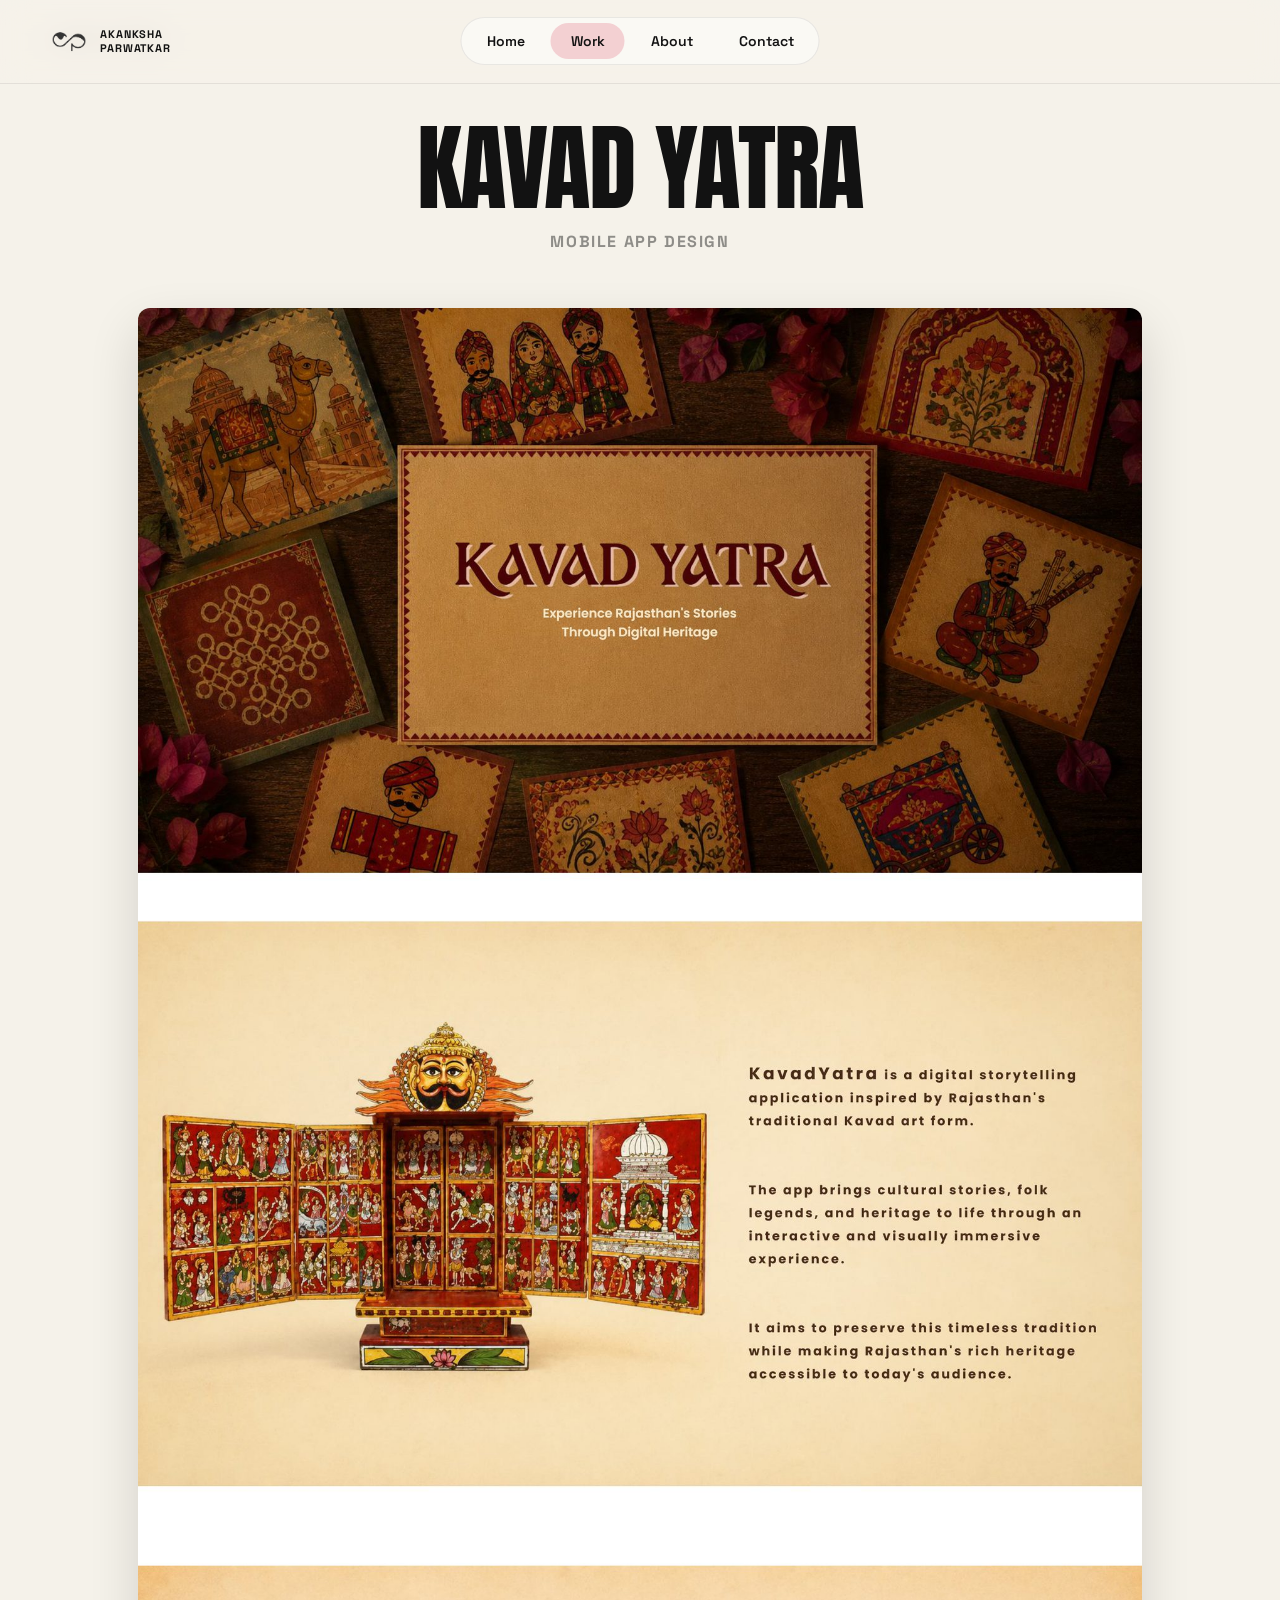
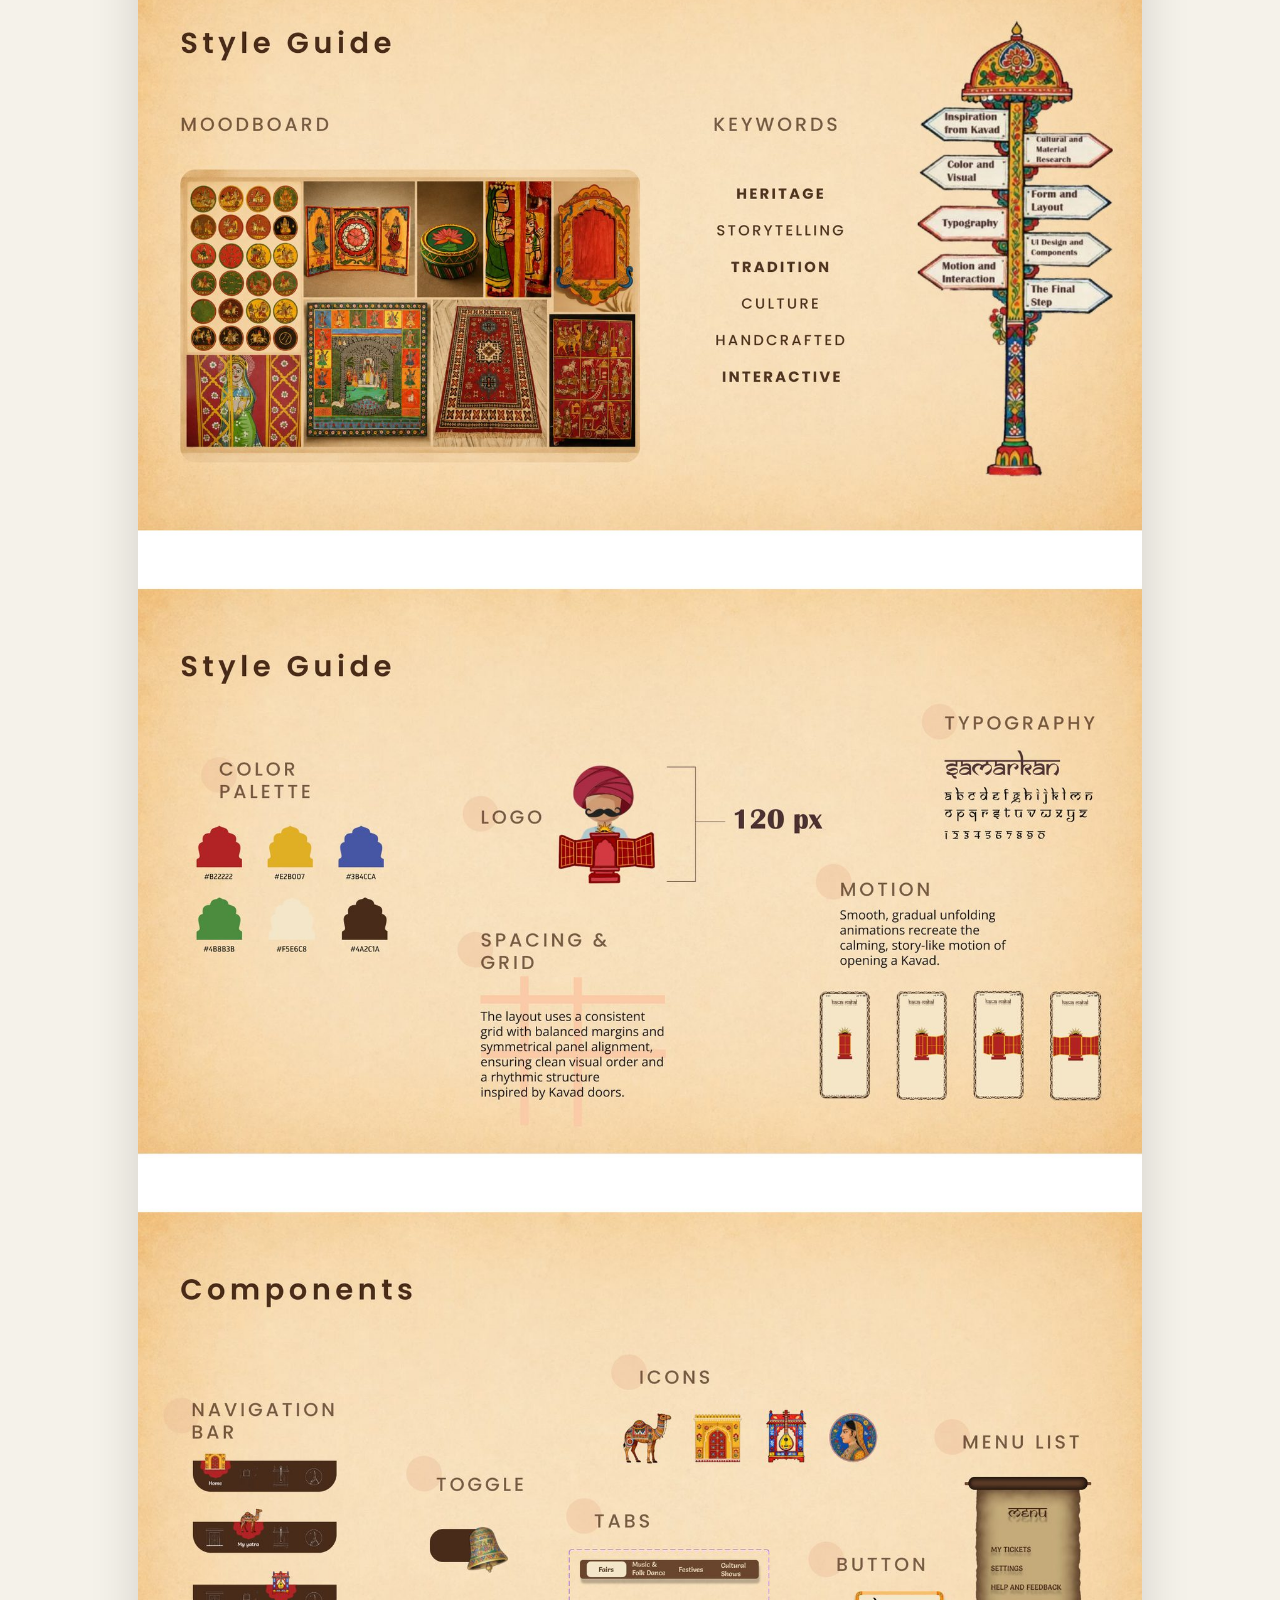
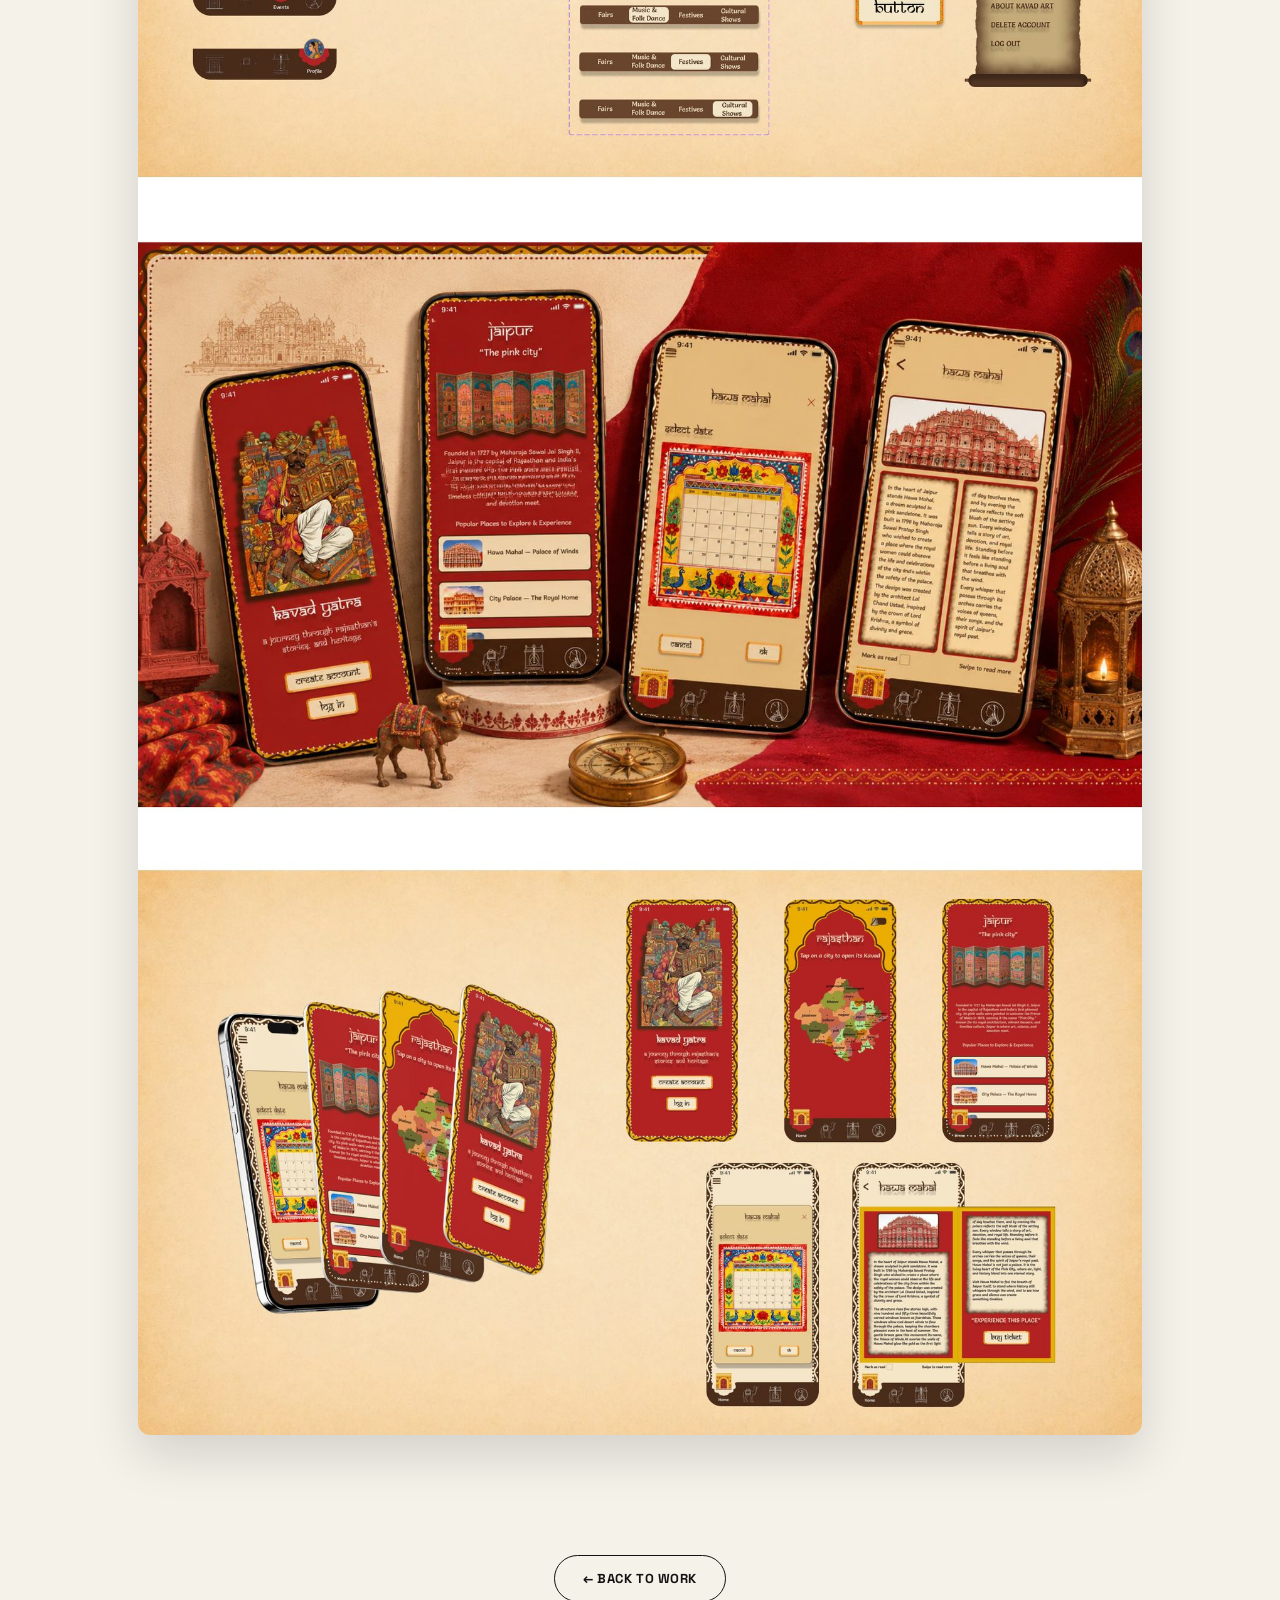
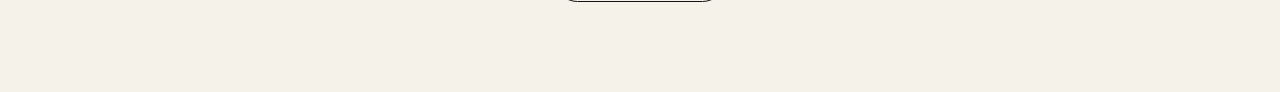
<file: work/kavad.html>
<!DOCTYPE html>
<html lang="en">
<head>
<meta charset="UTF-8">
<meta name="viewport" content="width=device-width, initial-scale=1.0">
<title>Kavad Yatra — Akanksha Parwatkar</title>
<meta name="description" content="Kavad Yatra — Rajasthan's stories in your hands, an app inspired by the ornately painted kavad shrine box.">

<link rel="icon" type="image/png" href="../assets/favicon.png">
<link rel="apple-touch-icon" href="../assets/favicon.png">

<link rel="preconnect" href="https://fonts.googleapis.com">
<link rel="preconnect" href="https://fonts.gstatic.com" crossorigin>
<link href="https://fonts.googleapis.com/css2?family=Anton&family=Space+Grotesk:wght@400;500;600;700&family=Caveat:wght@500;600;700&display=swap" rel="stylesheet">

<link rel="stylesheet" href="../css/style.css">
</head>
<body>


<header class="navbar" id="navbar">
  <div class="nav-inner">
    <a href="../index.html" class="nav-logo" aria-label="Akanksha Parwatkar — Home">
      <span class="logo-mark">
        <img src="../assets/logo.png" alt="Akanksha Parwatkar logo" width="40" height="35">
      </span>
      <span class="logo-text">AKANKSHA<br>PARWATKAR</span>
    </a>

    <nav class="nav-pills" id="navPills">
      <a href="../index.html#home" class="pill" data-nav="home">Home</a>
      <a href="../index.html#work" class="pill active" data-nav="work">Work</a>
      <a href="../index.html#about" class="pill" data-nav="about">About</a>
      <a href="../index.html#contact" class="pill" data-nav="contact">Contact</a>
    </nav>

    <button class="nav-menu-btn" id="menuBtn" aria-label="Toggle menu" aria-expanded="false">
      <span></span>
    </button>
  </div>

  <div class="mobile-menu" id="mobileMenu">
    <a href="../index.html#home" data-nav="home">Home</a>
    <a href="../index.html#work" data-nav="work">Work</a>
    <a href="../index.html#about" data-nav="about">About</a>
    <a href="../index.html#contact" data-nav="contact">Contact</a>
  </div>
</header>

<main>
  <div class="cs-back-wrap">
    <a href="../index.html#work" class="cs-back">← Back to Work</a>
  </div>

  <div class="cs-hero">
    <h1 class="cs-title">Kavad Yatra</h1>
    <span class="cs-tag">Mobile App Design</span>
  </div>

  <div class="cs-gallery-slides">
    <img src="../assets/work/kavad/full.jpg" alt="Kavad Yatra case study — full design process and visuals" width="1600" height="6895" loading="lazy">
  </div>

  <div class="cs-footer">
    <a href="../index.html#work" class="cs-back">← Back to Work</a>
  </div>
</main>

<script src="../js/case-study.js"></script>
</body>
</html>
</file>
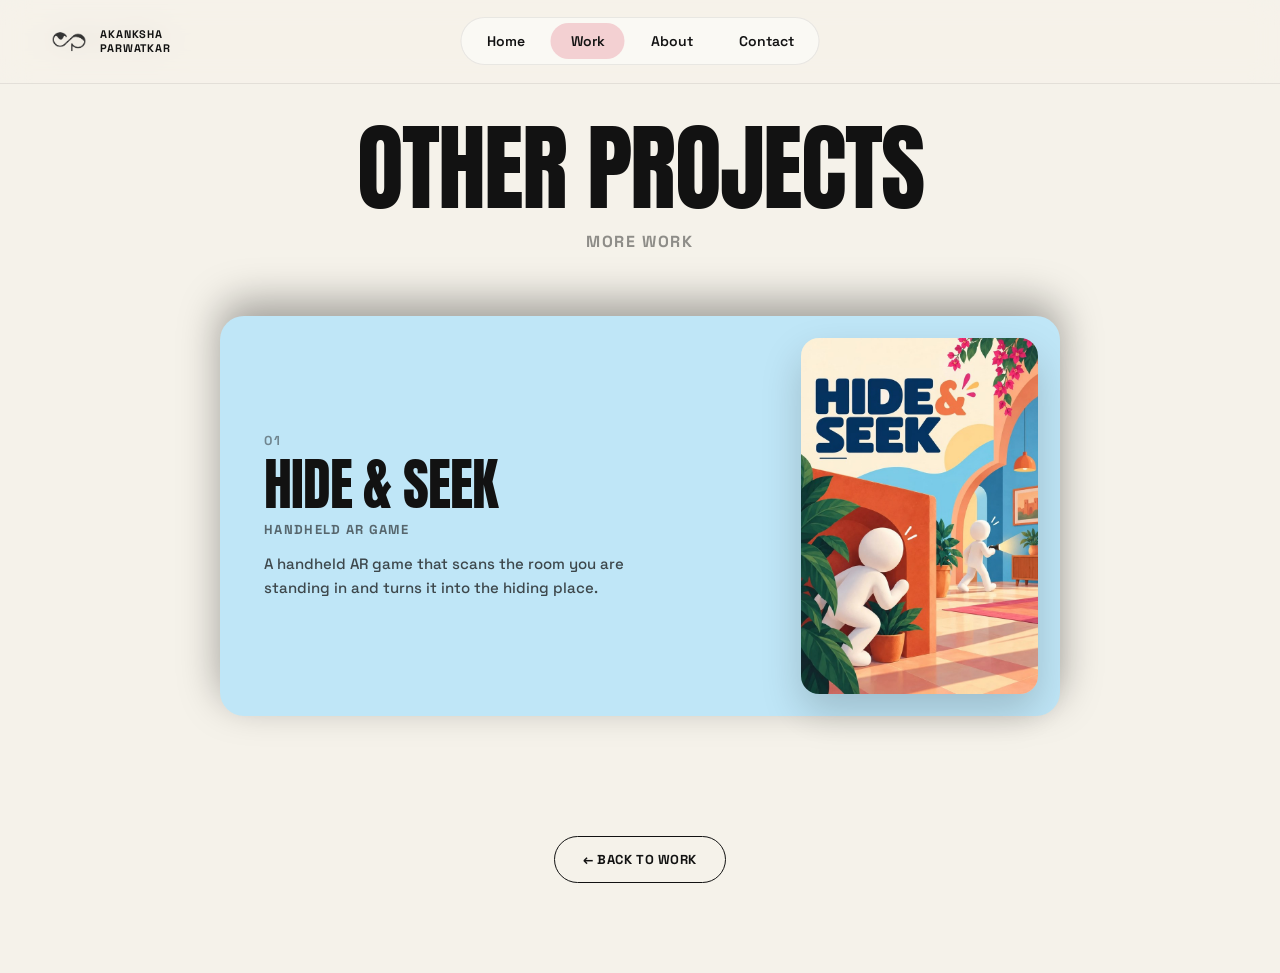
<file: work/other-projects.html>
<!DOCTYPE html>
<html lang="en">
<head>
<meta charset="UTF-8">
<meta name="viewport" content="width=device-width, initial-scale=1.0">
<title>Other Projects — Akanksha Parwatkar</title>
<meta name="description" content="More projects by Akanksha Parwatkar.">

<link rel="icon" type="image/png" href="../assets/favicon.png">
<link rel="apple-touch-icon" href="../assets/favicon.png">

<link rel="preconnect" href="https://fonts.googleapis.com">
<link rel="preconnect" href="https://fonts.gstatic.com" crossorigin>
<link href="https://fonts.googleapis.com/css2?family=Anton&family=Space+Grotesk:wght@400;500;600;700&family=Caveat:wght@500;600;700&display=swap" rel="stylesheet">

<link rel="stylesheet" href="../css/style.css">
</head>
<body>


<header class="navbar" id="navbar">
  <div class="nav-inner">
    <a href="../index.html" class="nav-logo" aria-label="Akanksha Parwatkar — Home">
      <span class="logo-mark">
        <img src="../assets/logo.png" alt="Akanksha Parwatkar logo" width="40" height="35">
      </span>
      <span class="logo-text">AKANKSHA<br>PARWATKAR</span>
    </a>

    <nav class="nav-pills" id="navPills">
      <a href="../index.html#home" class="pill" data-nav="home">Home</a>
      <a href="../index.html#work" class="pill active" data-nav="work">Work</a>
      <a href="../index.html#about" class="pill" data-nav="about">About</a>
      <a href="../index.html#contact" class="pill" data-nav="contact">Contact</a>
    </nav>

    <button class="nav-menu-btn" id="menuBtn" aria-label="Toggle menu" aria-expanded="false">
      <span></span>
    </button>
  </div>

  <div class="mobile-menu" id="mobileMenu">
    <a href="../index.html#home" data-nav="home">Home</a>
    <a href="../index.html#work" data-nav="work">Work</a>
    <a href="../index.html#about" data-nav="about">About</a>
    <a href="../index.html#contact" data-nav="contact">Contact</a>
  </div>
</header>

<main>
  <div class="cs-back-wrap">
    <a href="../index.html#work" class="cs-back">← Back to Work</a>
  </div>

  <div class="cs-hero">
    <h1 class="cs-title">Other Projects</h1>
    <span class="cs-tag">More work</span>
  </div>

  <div class="other-page">
    <div class="poster-stack">
      <a class="poster" data-project="hideseek" style="--i:0; --card:#bfe6f7;" href="hideseek.html" aria-label="Open Hide and Seek case study">
        <div class="poster-copy">
          <span class="poster-num">01</span>
          <h3 class="poster-title">Hide &amp; Seek</h3>
          <span class="poster-tag">Handheld AR Game</span>
          <p class="poster-desc">A handheld AR game that scans the room you are standing in and turns it into the hiding place.</p>
        </div>
        <span class="poster-frame"><img src="../assets/covers/hideseek-card.jpg" alt="Hide &amp; Seek, a handheld AR game. Two figures hide and search through sunlit, arched rooms." class="poster-cover-img" loading="lazy"></span>
      </a>
    </div>
  </div>

  <div class="cs-footer">
    <a href="../index.html#work" class="cs-back">← Back to Work</a>
  </div>
</main>

<script src="../js/case-study.js"></script>
</body>
</html>
</file>
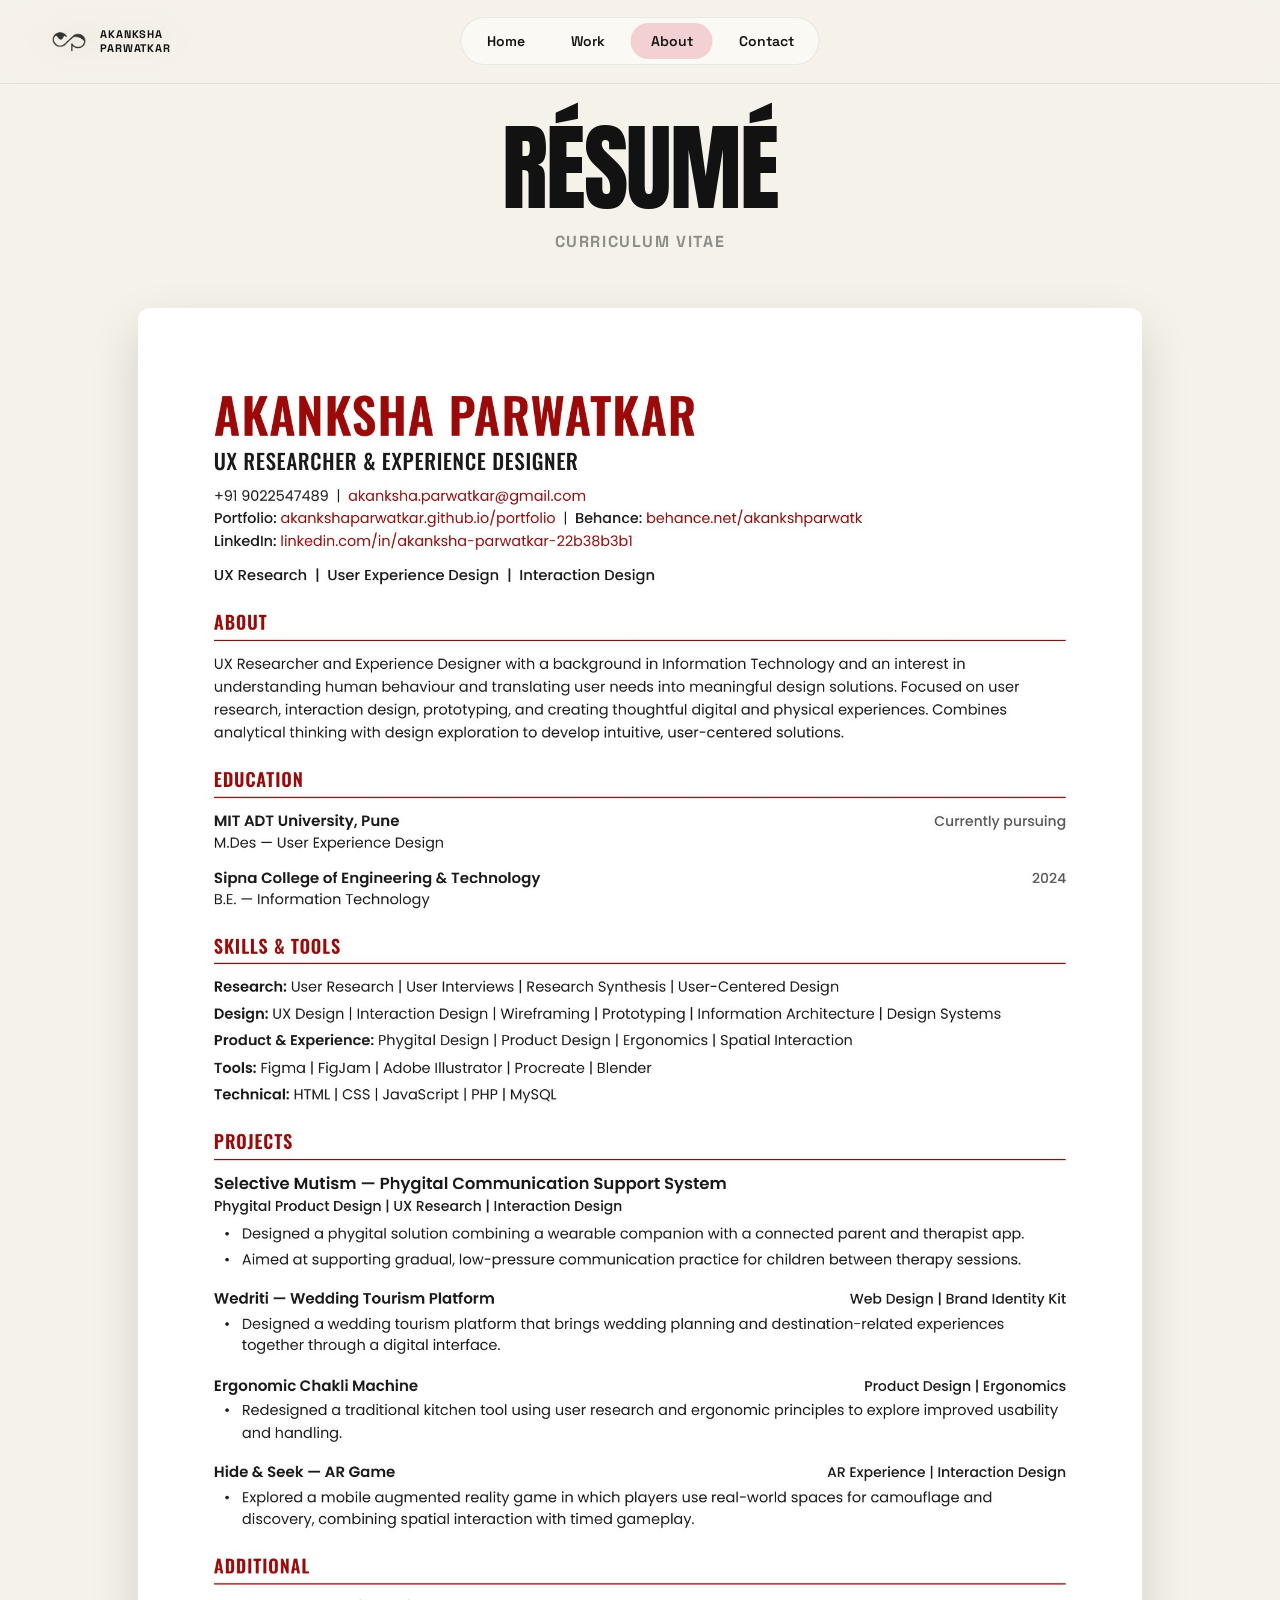
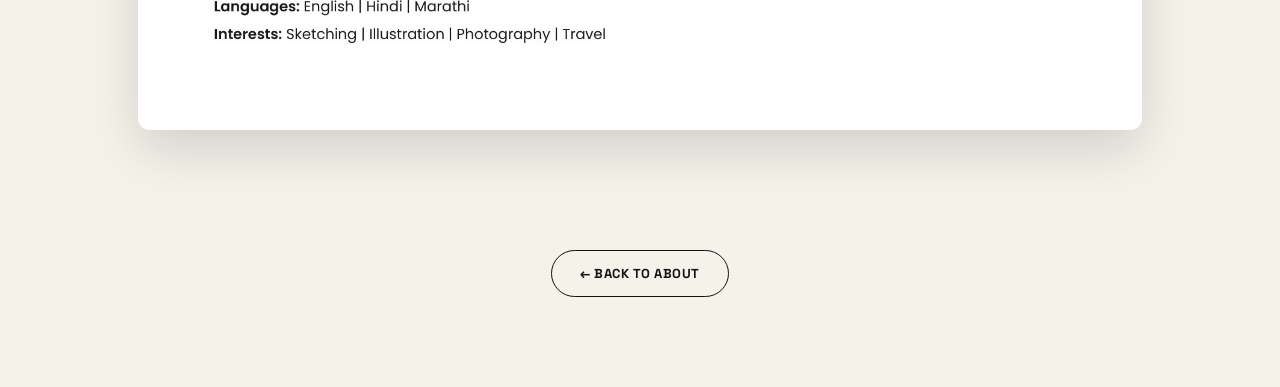
<file: work/resume.html>
<!DOCTYPE html>
<html lang="en">
<head>
<meta charset="UTF-8">
<meta name="viewport" content="width=device-width, initial-scale=1.0">
<title>Résumé — Akanksha Parwatkar</title>
<meta name="description" content="Akanksha Parwatkar, UX Researcher & Experience Designer. Education, skills, and projects.">

<link rel="icon" type="image/png" href="../assets/favicon.png">
<link rel="apple-touch-icon" href="../assets/favicon.png">

<link rel="preconnect" href="https://fonts.googleapis.com">
<link rel="preconnect" href="https://fonts.gstatic.com" crossorigin>
<link href="https://fonts.googleapis.com/css2?family=Anton&family=Space+Grotesk:wght@400;500;600;700&family=Caveat:wght@500;600;700&display=swap" rel="stylesheet">

<link rel="stylesheet" href="../css/style.css">
</head>
<body>

<header class="navbar" id="navbar">
  <div class="nav-inner">
    <a href="../index.html" class="nav-logo" aria-label="Akanksha Parwatkar — Home">
      <span class="logo-mark">
        <img src="../assets/logo.png" alt="Akanksha Parwatkar logo" width="40" height="35">
      </span>
      <span class="logo-text">AKANKSHA<br>PARWATKAR</span>
    </a>

    <nav class="nav-pills" id="navPills">
      <a href="../index.html#home" class="pill" data-nav="home">Home</a>
      <a href="../index.html#work" class="pill" data-nav="work">Work</a>
      <a href="../index.html#about" class="pill active" data-nav="about">About</a>
      <a href="../index.html#contact" class="pill" data-nav="contact">Contact</a>
    </nav>

    <button class="nav-menu-btn" id="menuBtn" aria-label="Toggle menu" aria-expanded="false">
      <span></span>
    </button>
  </div>

  <div class="mobile-menu" id="mobileMenu">
    <a href="../index.html#home" data-nav="home">Home</a>
    <a href="../index.html#work" data-nav="work">Work</a>
    <a href="../index.html#about" data-nav="about">About</a>
    <a href="../index.html#contact" data-nav="contact">Contact</a>
  </div>
</header>

<main>
  <div class="cs-back-wrap">
    <a href="../index.html#about" class="cs-back">← Back to About</a>
  </div>

  <div class="cs-hero">
    <h1 class="cs-title">Résumé</h1>
    <span class="cs-tag">Curriculum Vitae</span>
  </div>

  <div class="cs-gallery-slides">
    <img src="../assets/work/resume/full.jpg" alt="Akanksha Parwatkar — résumé" width="1668" height="2361" loading="lazy">
  </div>

  <div class="cs-footer">
    <a href="../index.html#about" class="cs-back">← Back to About</a>
  </div>
</main>

<script src="../js/case-study.js"></script>
</body>
</html>
</file>
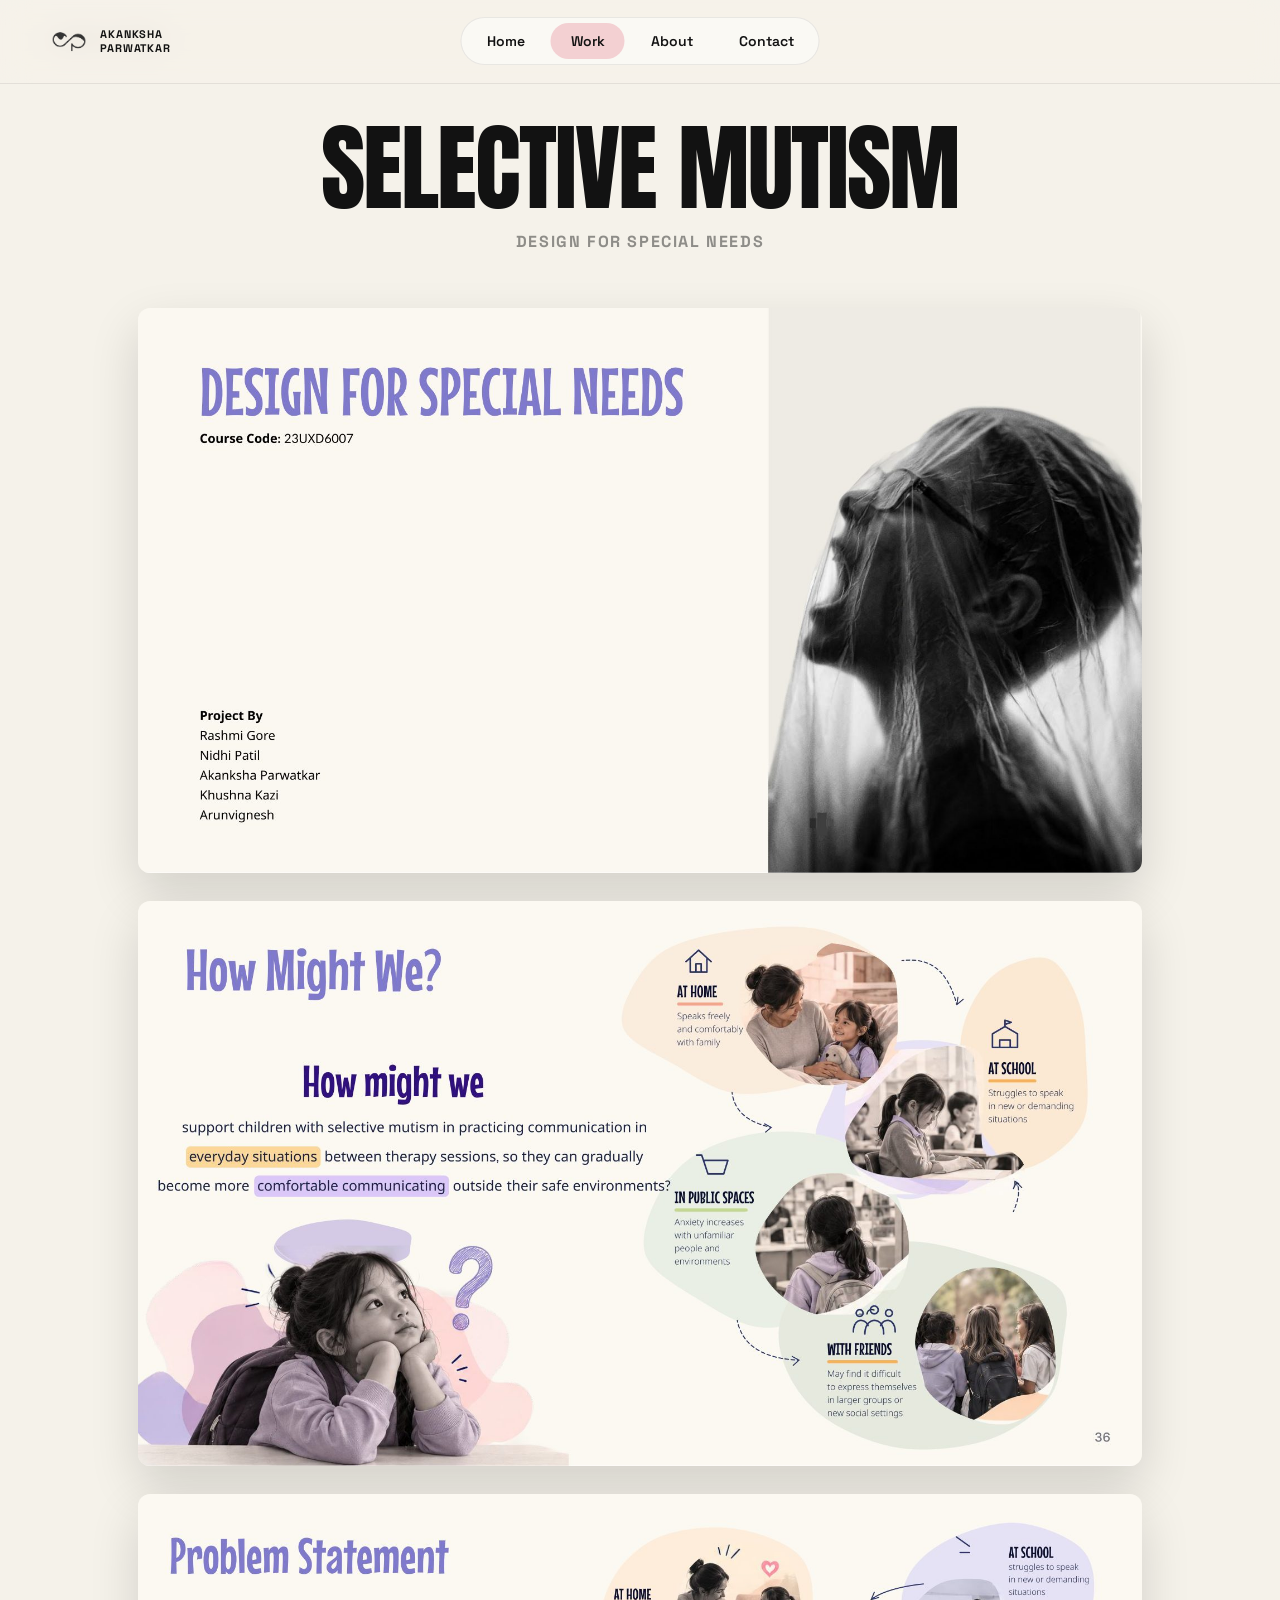
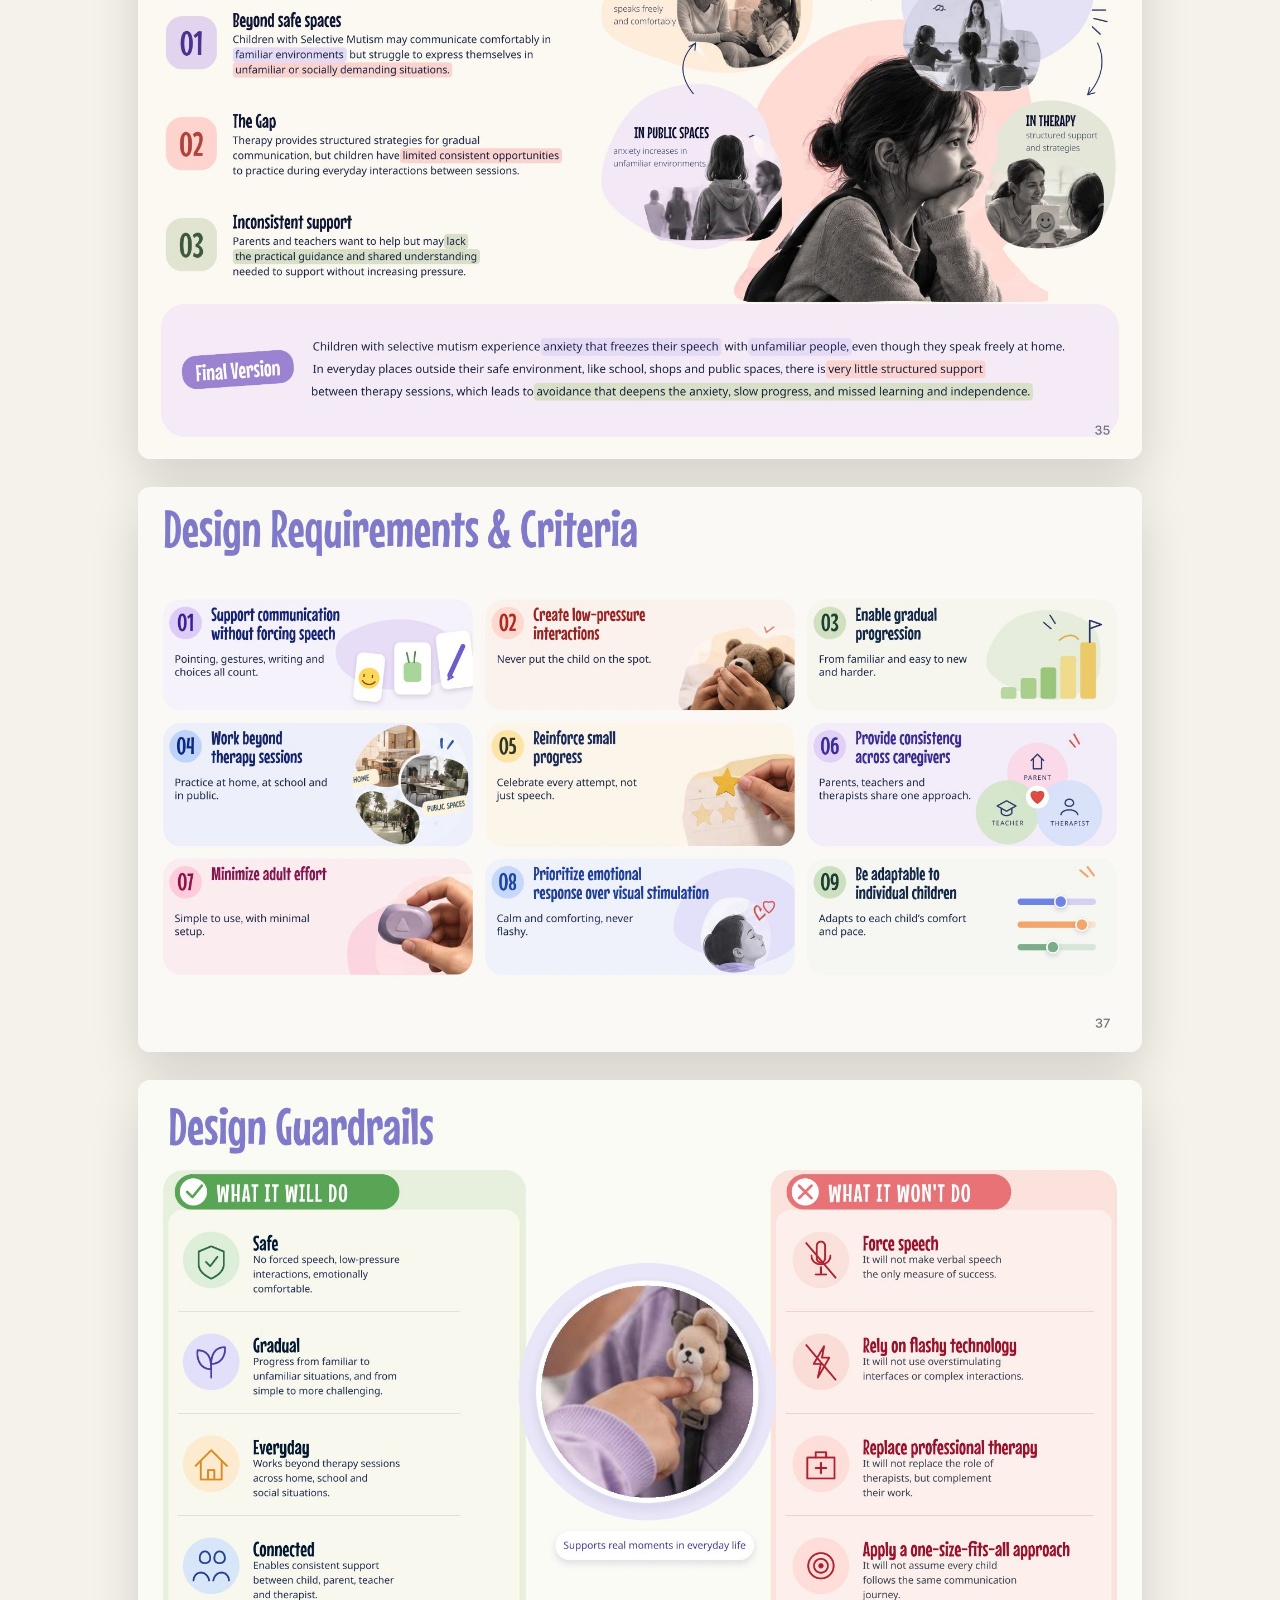
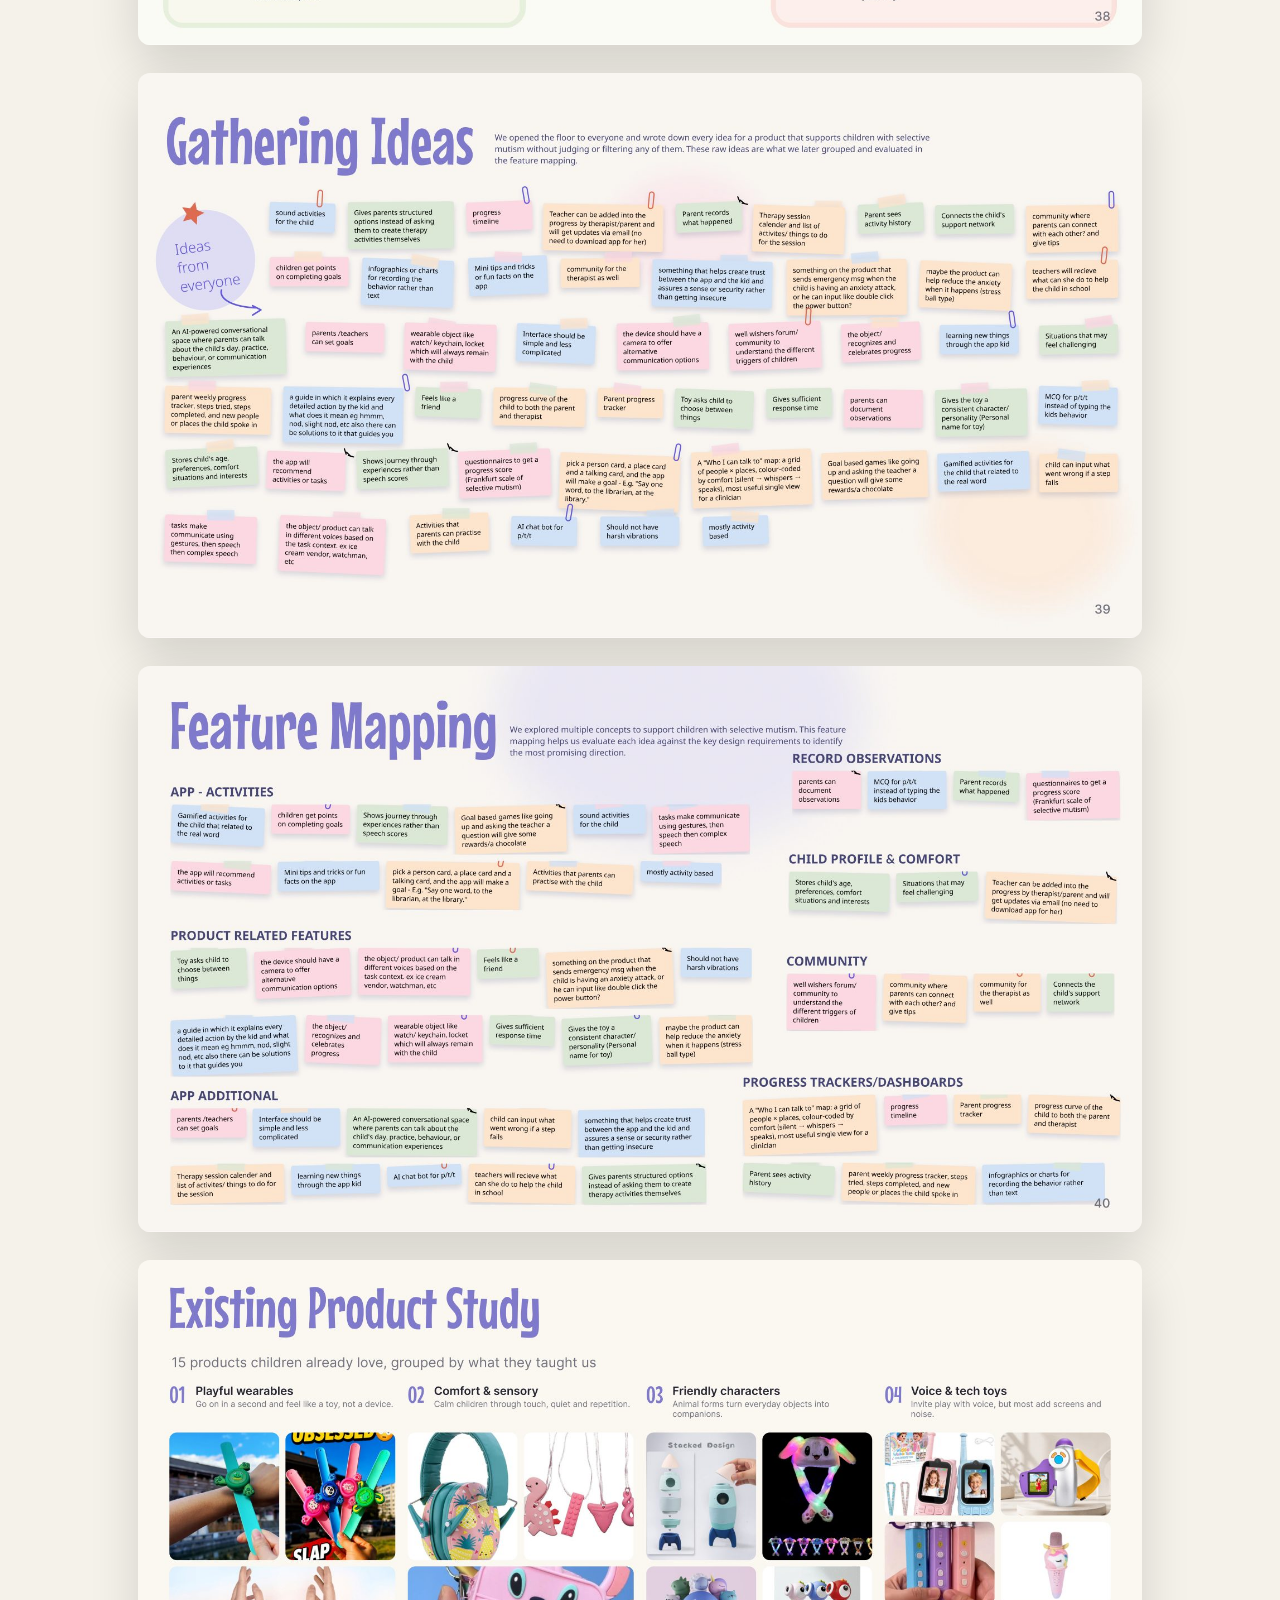
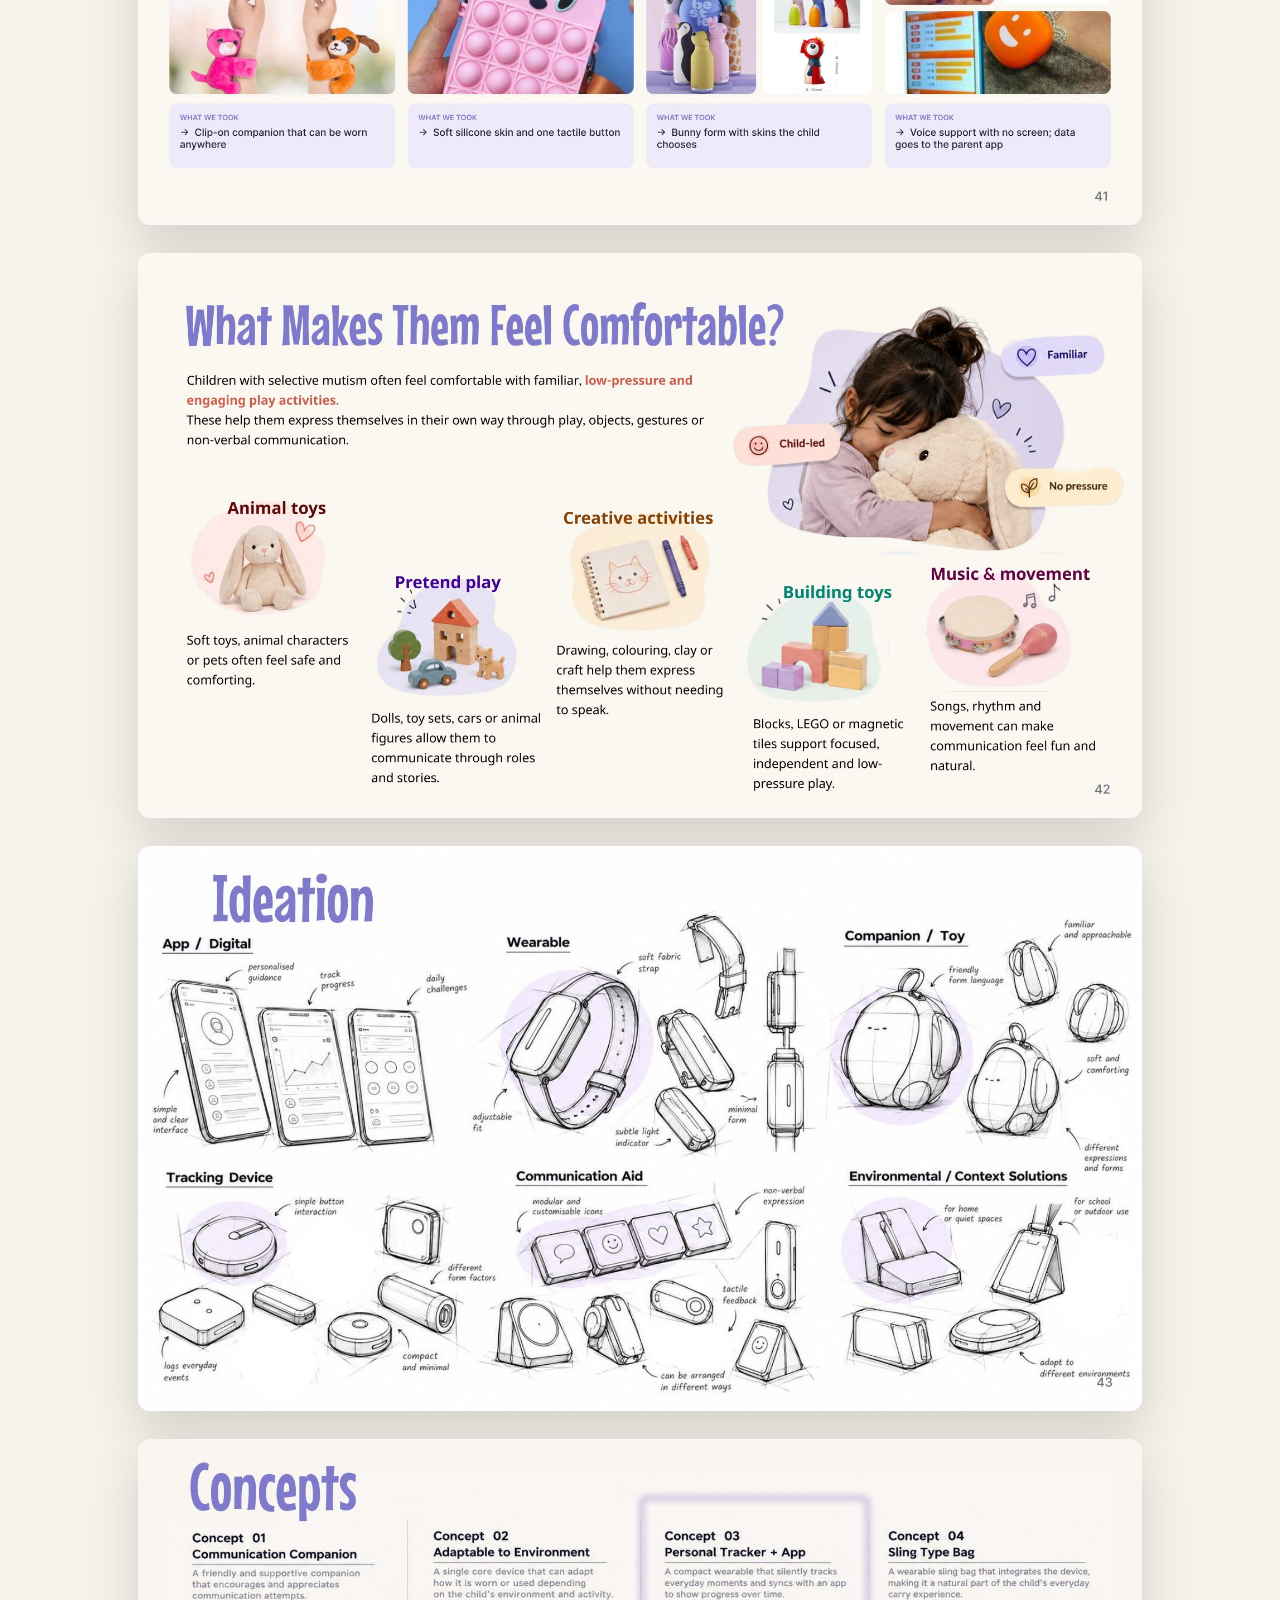
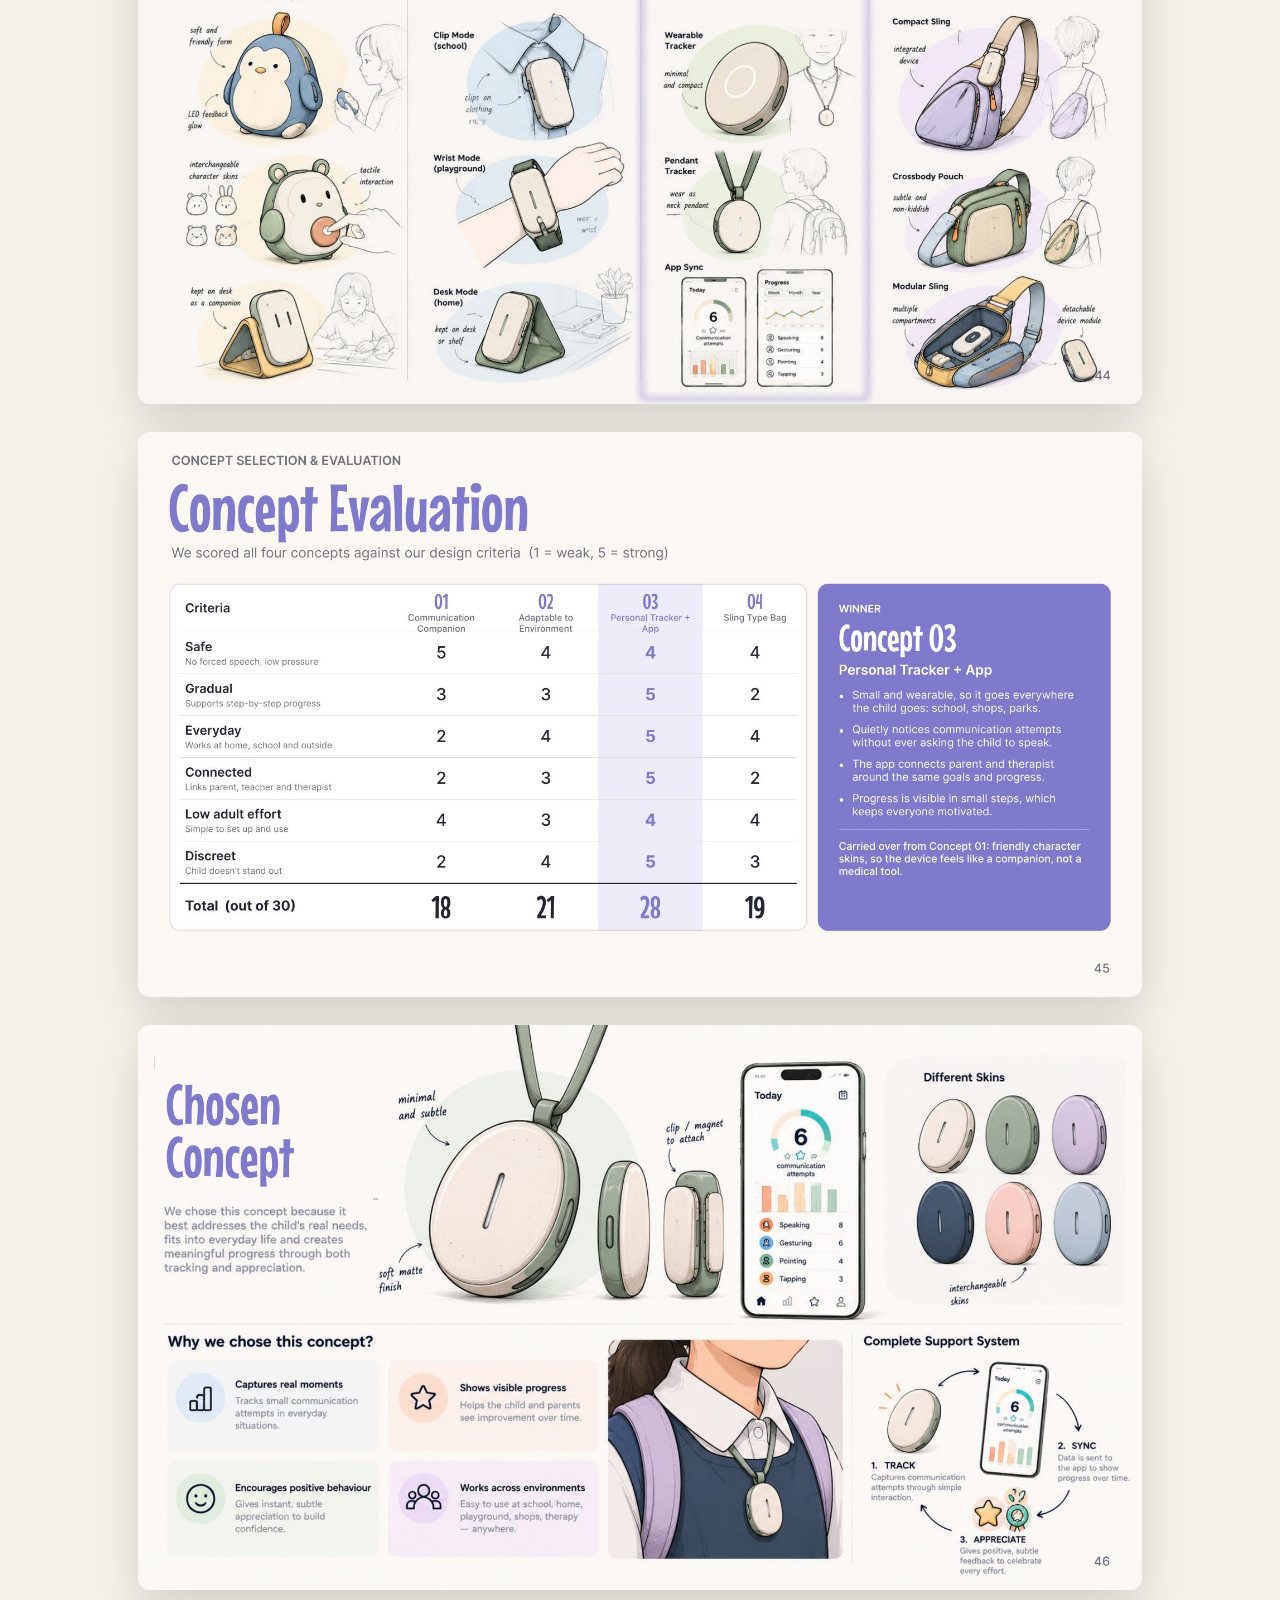
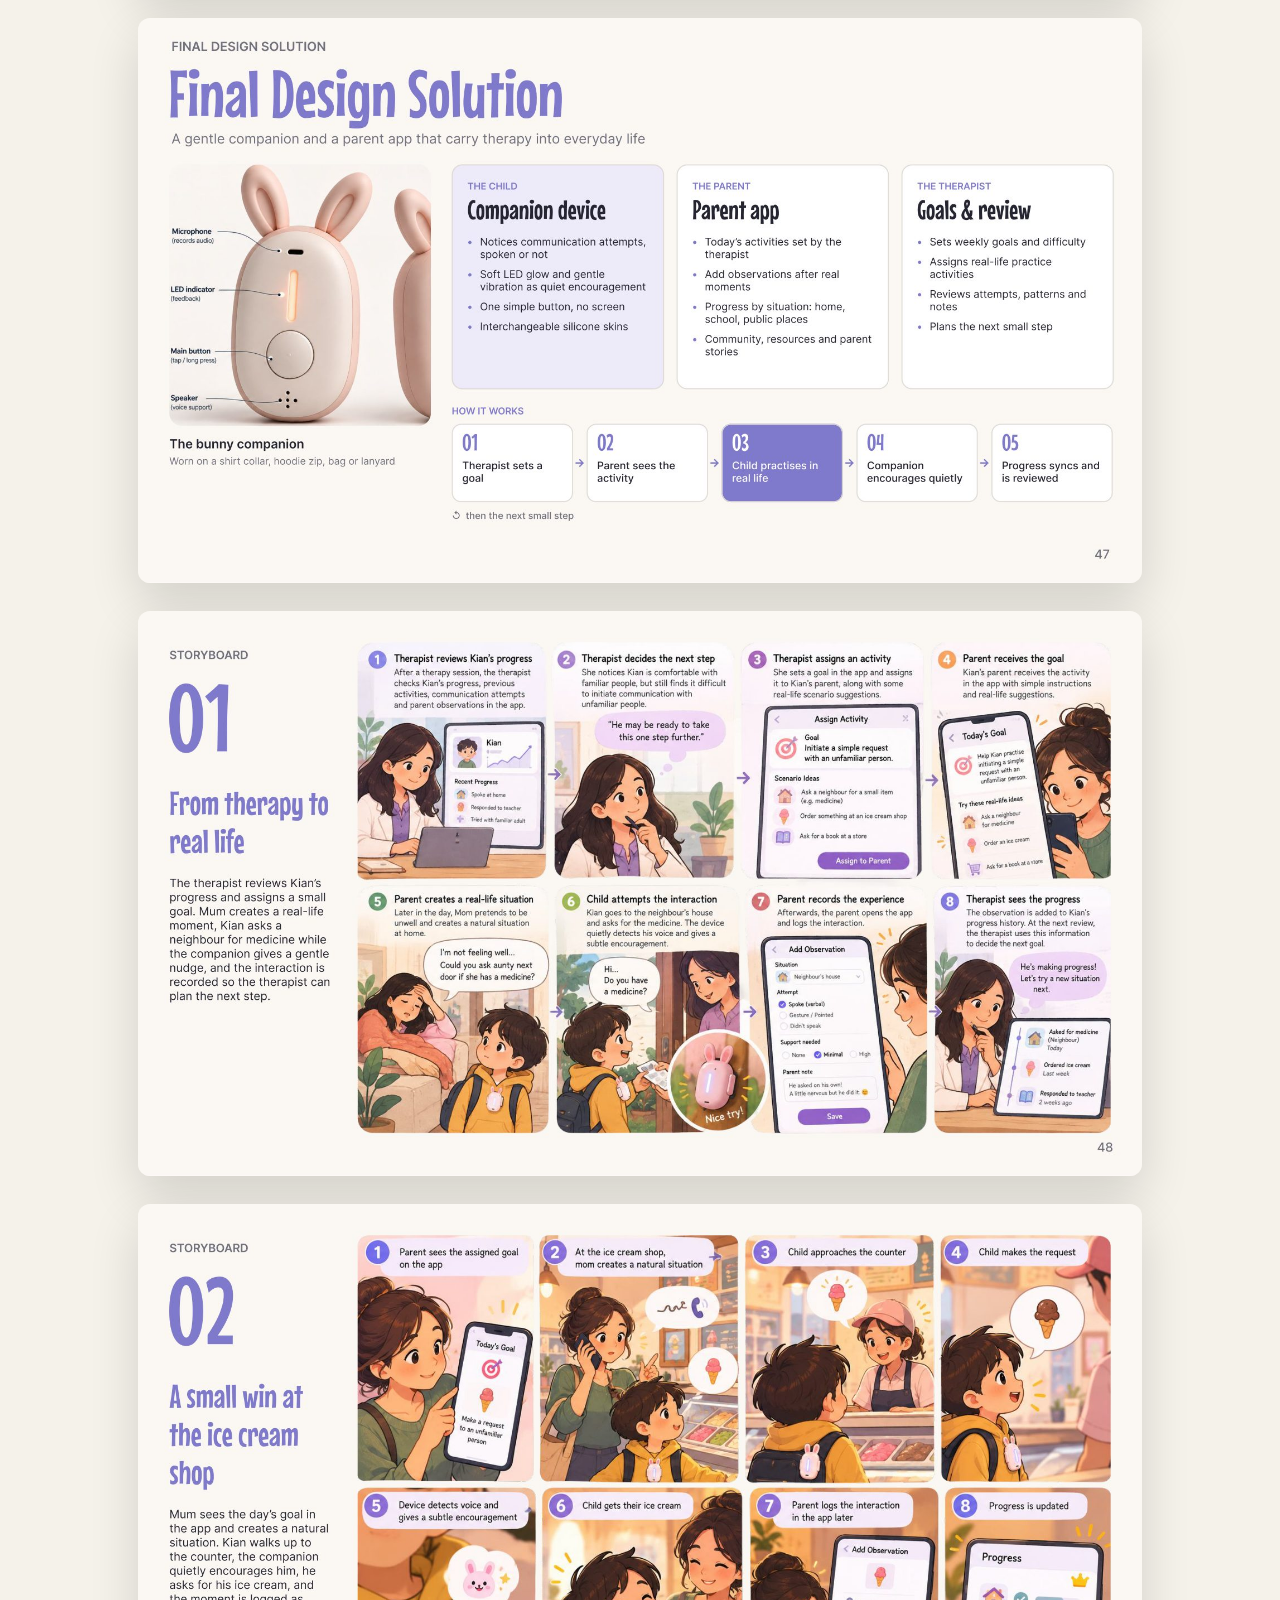
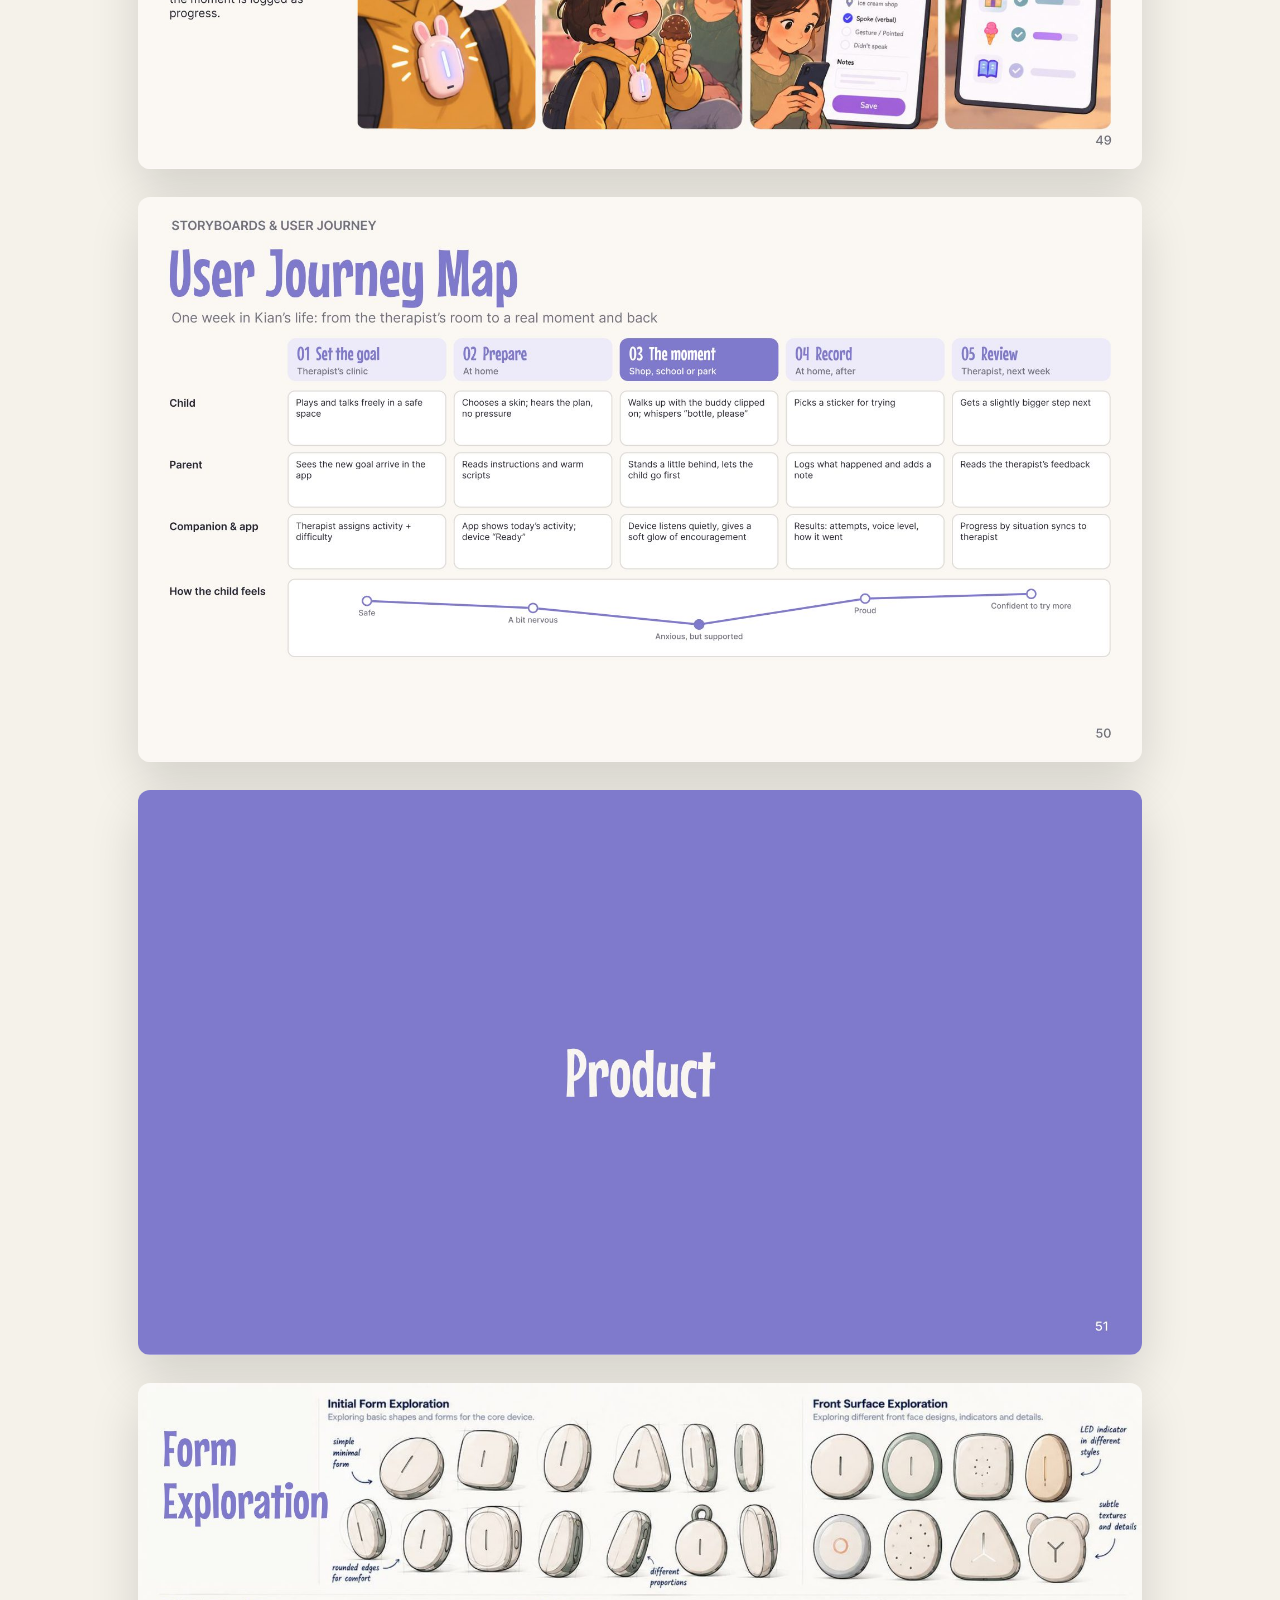
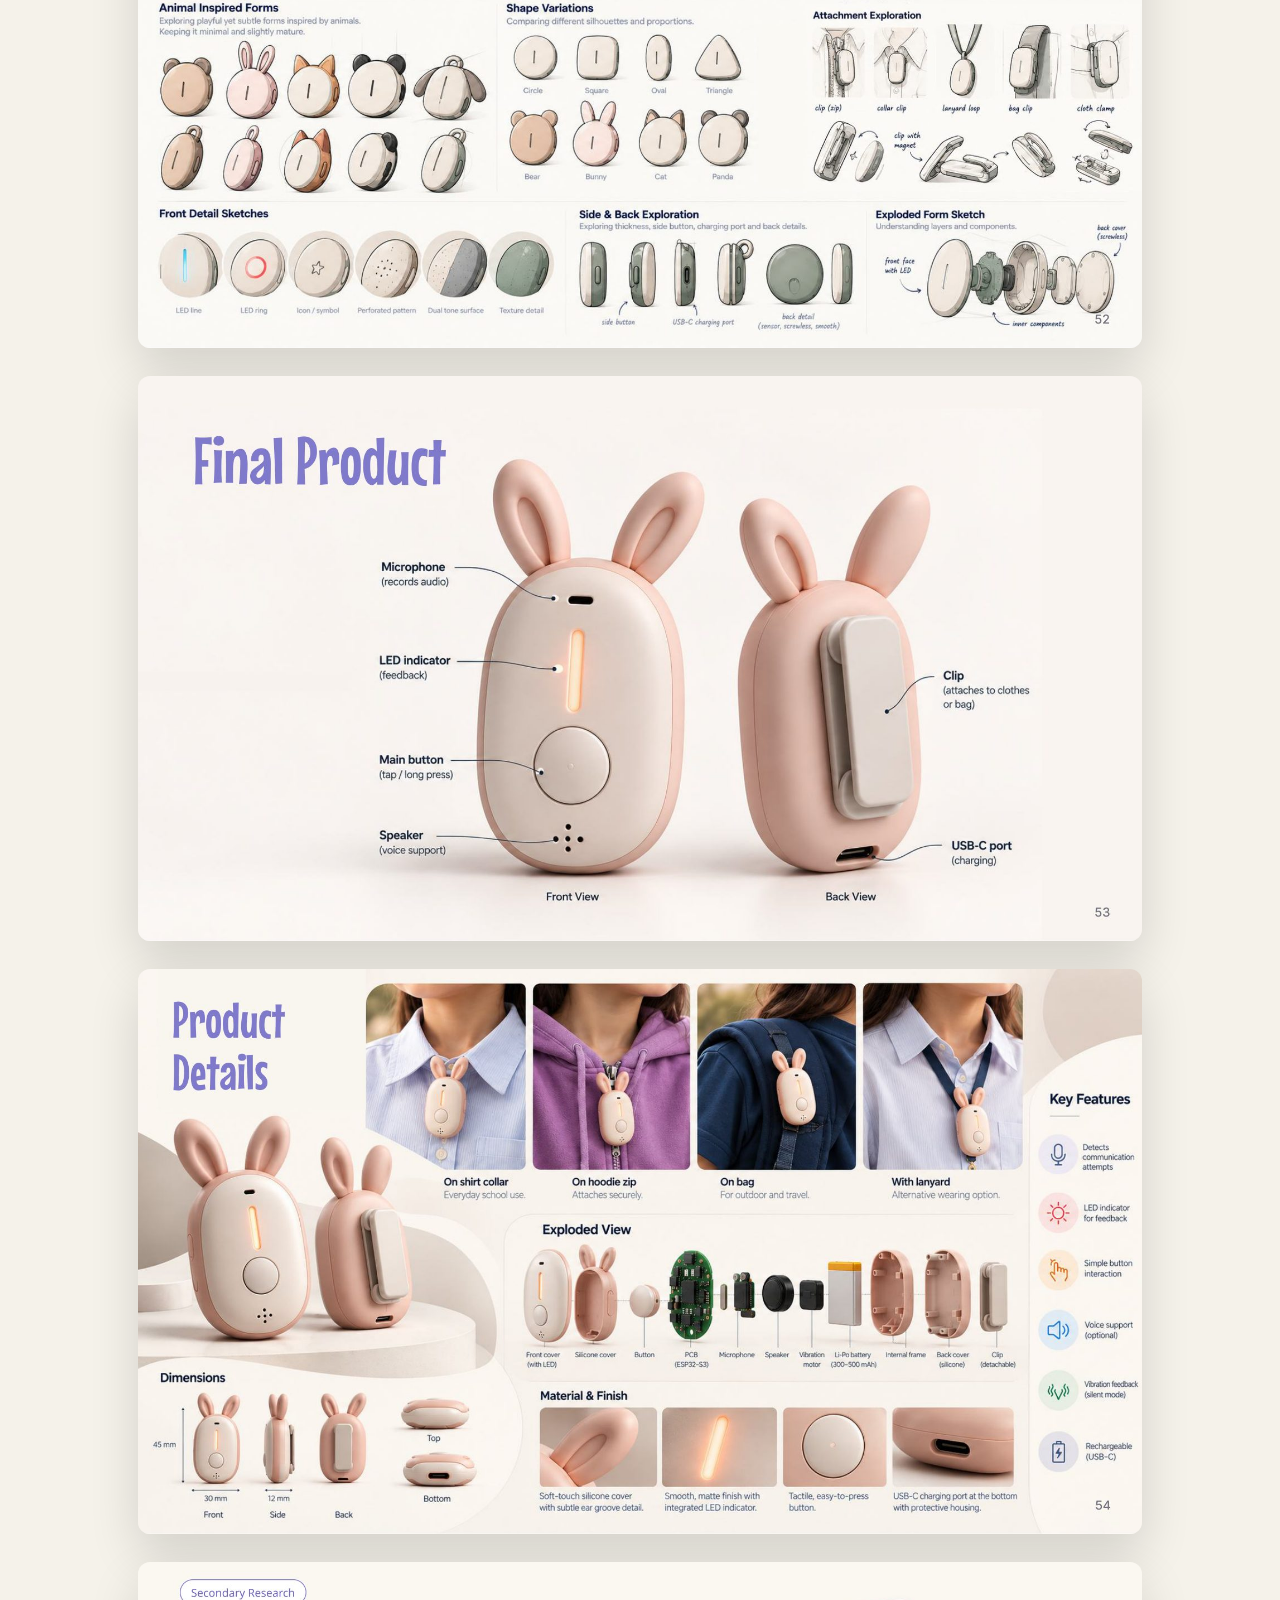
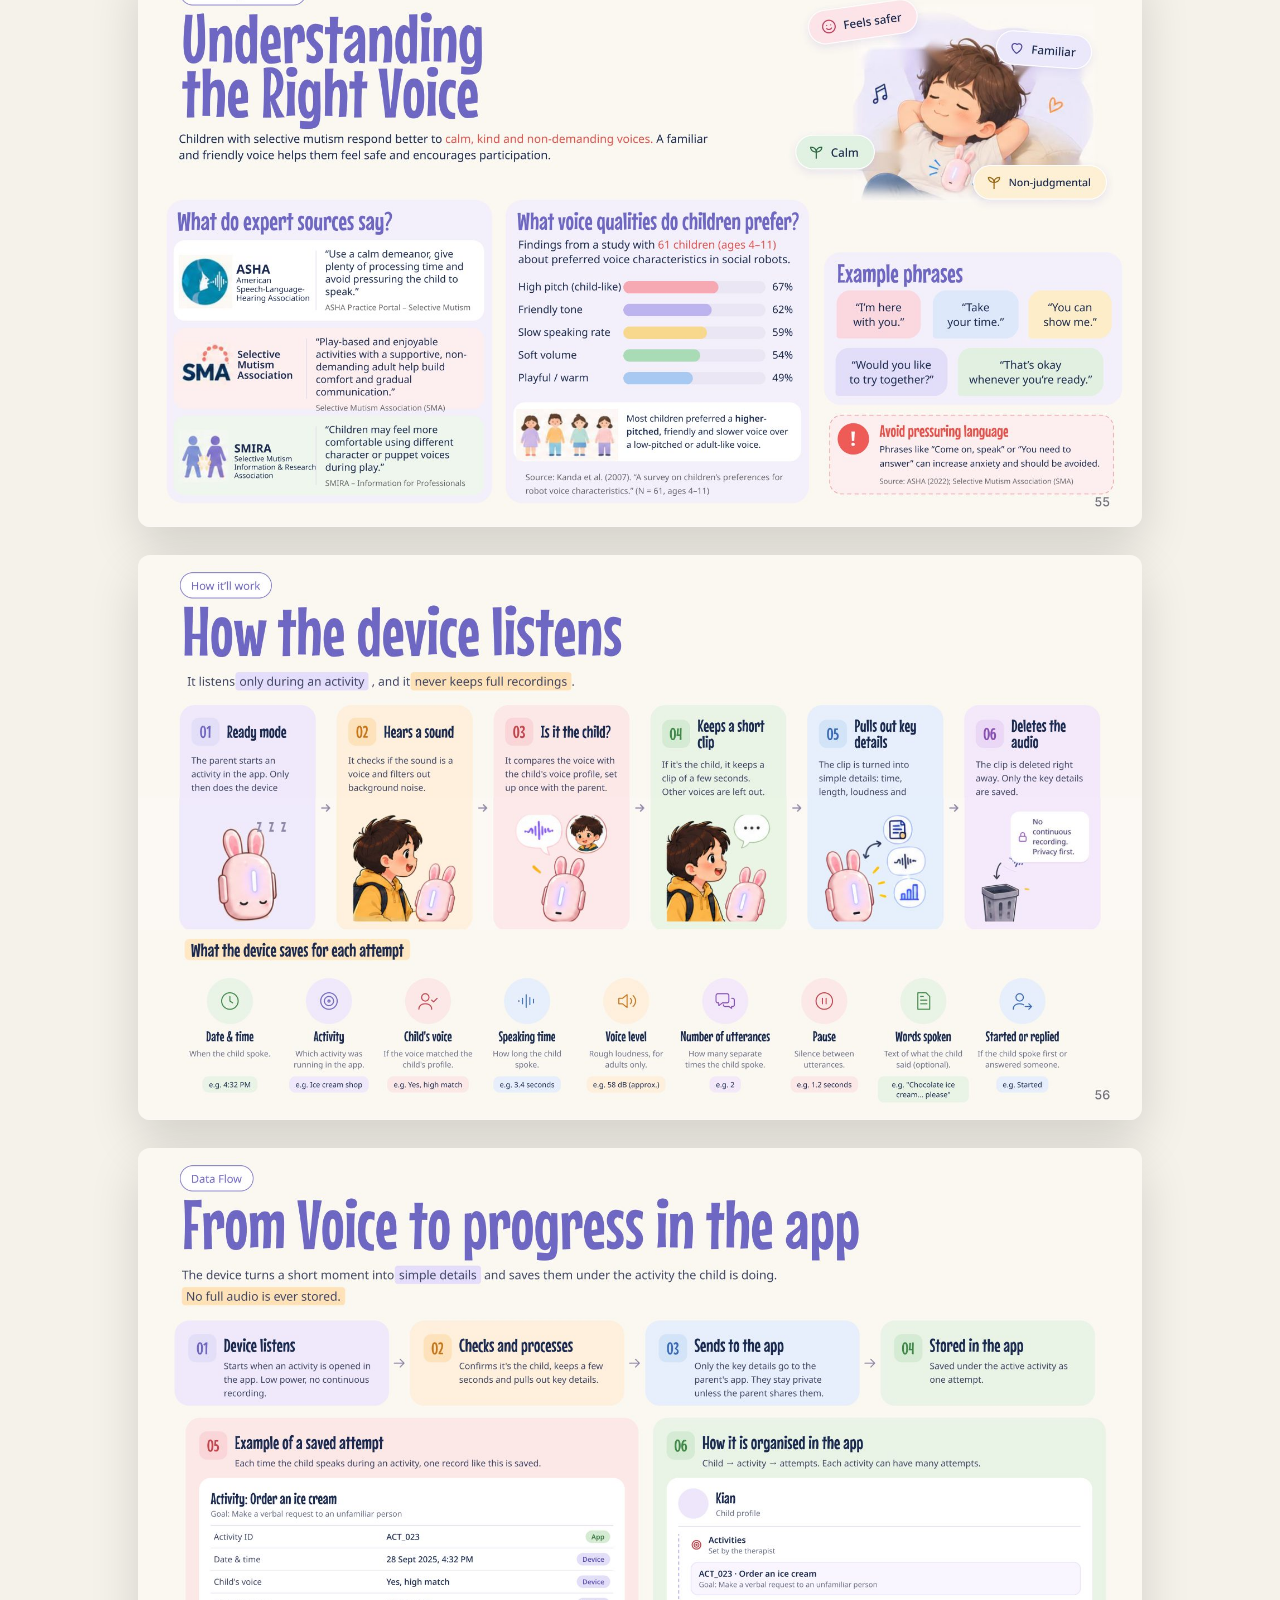
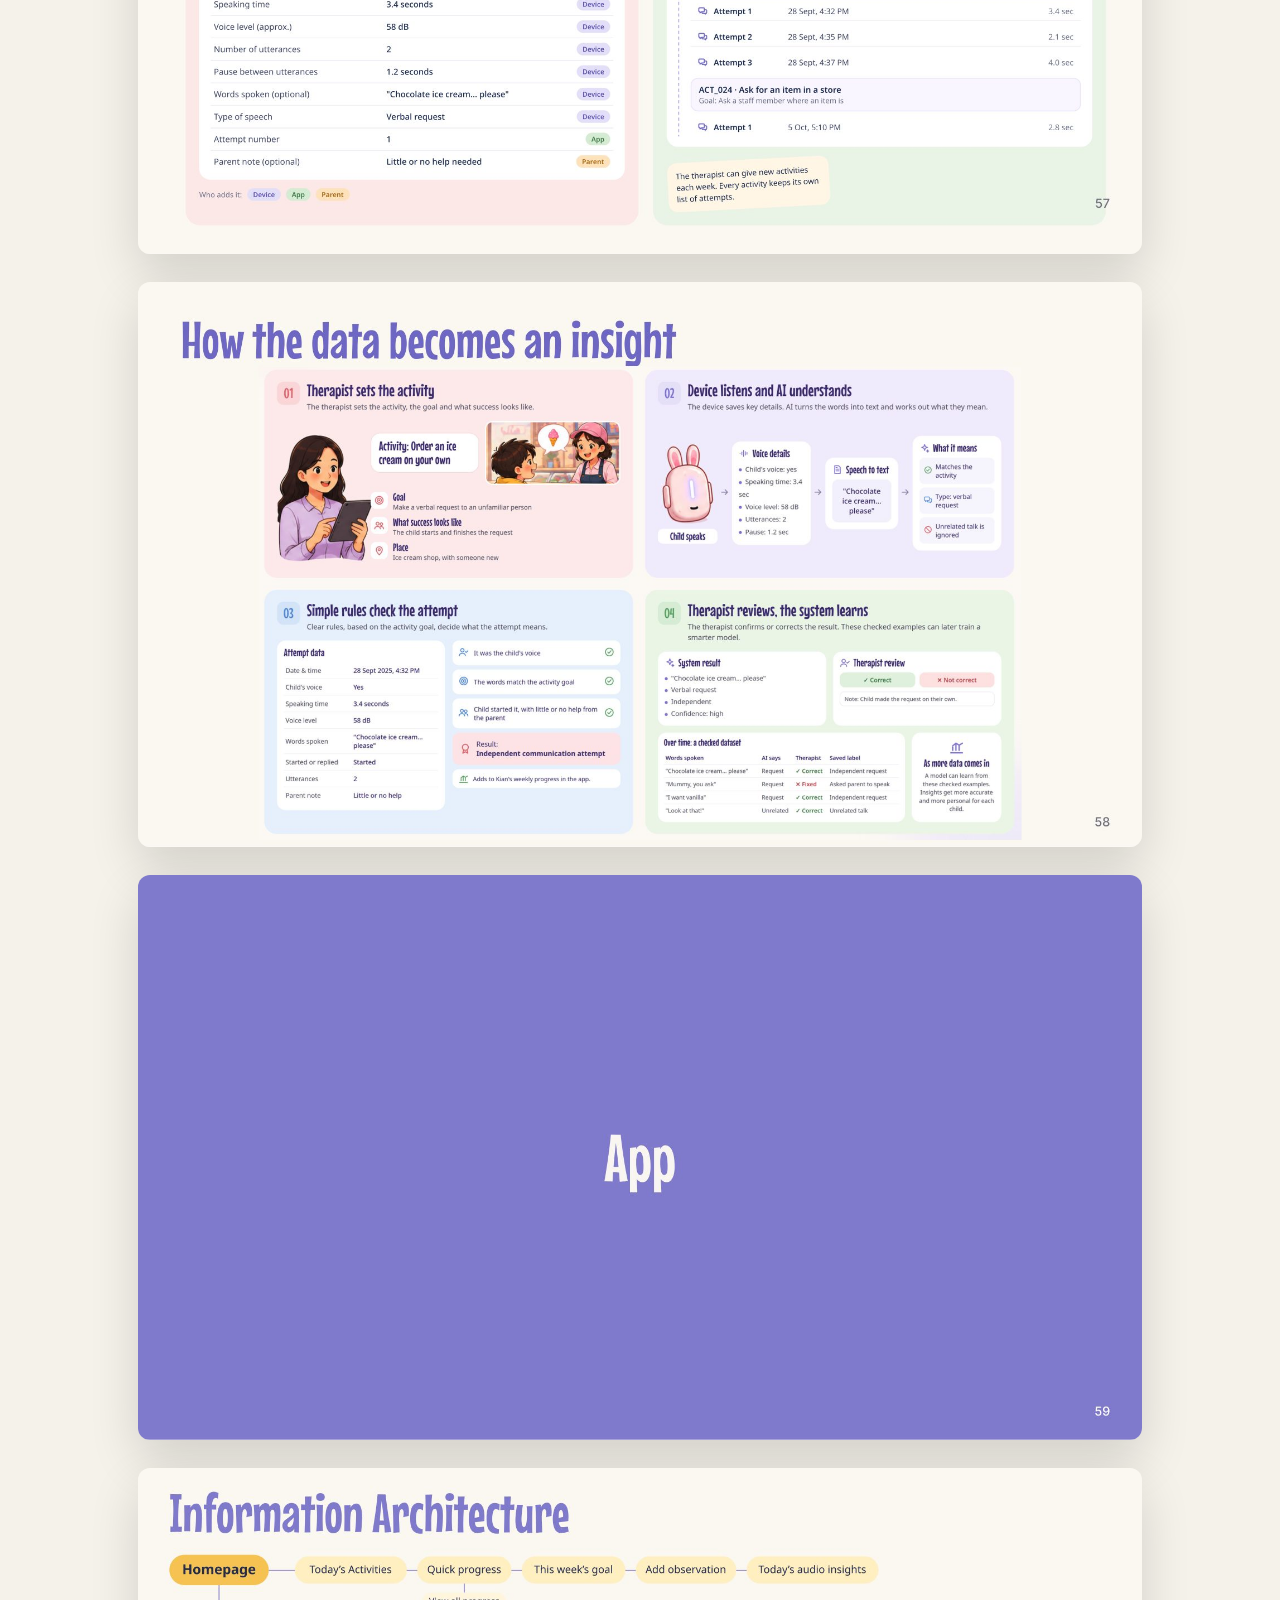
<file: work/selectivemutism.html>
<!DOCTYPE html>
<html lang="en">
<head>
<meta charset="UTF-8">
<meta name="viewport" content="width=device-width, initial-scale=1.0">
<title>Selective Mutism — Akanksha Parwatkar</title>
<meta name="description" content="Selective Mutism, a gentle companion device and parent app that carries therapy into everyday life for children with selective mutism.">

<link rel="icon" type="image/png" href="../assets/favicon.png">
<link rel="apple-touch-icon" href="../assets/favicon.png">

<link rel="preconnect" href="https://fonts.googleapis.com">
<link rel="preconnect" href="https://fonts.gstatic.com" crossorigin>
<link href="https://fonts.googleapis.com/css2?family=Anton&family=Space+Grotesk:wght@400;500;600;700&family=Caveat:wght@500;600;700&display=swap" rel="stylesheet">

<link rel="stylesheet" href="../css/style.css">
</head>
<body>


<header class="navbar" id="navbar">
  <div class="nav-inner">
    <a href="../index.html" class="nav-logo" aria-label="Akanksha Parwatkar — Home">
      <span class="logo-mark">
        <img src="../assets/logo.png" alt="Akanksha Parwatkar logo" width="40" height="35">
      </span>
      <span class="logo-text">AKANKSHA<br>PARWATKAR</span>
    </a>

    <nav class="nav-pills" id="navPills">
      <a href="../index.html#home" class="pill" data-nav="home">Home</a>
      <a href="../index.html#work" class="pill active" data-nav="work">Work</a>
      <a href="../index.html#about" class="pill" data-nav="about">About</a>
      <a href="../index.html#contact" class="pill" data-nav="contact">Contact</a>
    </nav>

    <button class="nav-menu-btn" id="menuBtn" aria-label="Toggle menu" aria-expanded="false">
      <span></span>
    </button>
  </div>

  <div class="mobile-menu" id="mobileMenu">
    <a href="../index.html#home" data-nav="home">Home</a>
    <a href="../index.html#work" data-nav="work">Work</a>
    <a href="../index.html#about" data-nav="about">About</a>
    <a href="../index.html#contact" data-nav="contact">Contact</a>
  </div>
</header>

<main>
  <div class="cs-back-wrap">
    <a href="../index.html#work" class="cs-back">← Back to Work</a>
  </div>

  <div class="cs-hero">
    <h1 class="cs-title">Selective Mutism</h1>
    <span class="cs-tag">Design for Special Needs</span>
  </div>

  <div class="cs-gallery-slides">
    <img src="../assets/work/selectivemutism/slide-01.jpg" alt="Selective Mutism, slide 1" width="1800" height="1013" loading="lazy">
    <img src="../assets/work/selectivemutism/slide-02.jpg" alt="Selective Mutism, slide 2" width="1800" height="1013" loading="lazy">
    <img src="../assets/work/selectivemutism/slide-03.jpg" alt="Selective Mutism, slide 3" width="1800" height="1013" loading="lazy">
    <img src="../assets/work/selectivemutism/slide-04.jpg" alt="Selective Mutism, slide 4" width="1800" height="1013" loading="lazy">
    <img src="../assets/work/selectivemutism/slide-05.jpg" alt="Selective Mutism, slide 5" width="1800" height="1013" loading="lazy">
    <img src="../assets/work/selectivemutism/slide-06.jpg" alt="Selective Mutism, slide 6" width="1800" height="1013" loading="lazy">
    <img src="../assets/work/selectivemutism/slide-07.jpg" alt="Selective Mutism, slide 7" width="1800" height="1013" loading="lazy">
    <img src="../assets/work/selectivemutism/slide-08.jpg" alt="Selective Mutism, slide 8" width="1800" height="1013" loading="lazy">
    <img src="../assets/work/selectivemutism/slide-09.jpg" alt="Selective Mutism, slide 9" width="1800" height="1013" loading="lazy">
    <img src="../assets/work/selectivemutism/slide-10.jpg" alt="Selective Mutism, slide 10" width="1800" height="1013" loading="lazy">
    <img src="../assets/work/selectivemutism/slide-11.jpg" alt="Selective Mutism, slide 11" width="1800" height="1013" loading="lazy">
    <img src="../assets/work/selectivemutism/slide-12.jpg" alt="Selective Mutism, slide 12" width="1800" height="1013" loading="lazy">
    <img src="../assets/work/selectivemutism/slide-13.jpg" alt="Selective Mutism, slide 13" width="1800" height="1013" loading="lazy">
    <img src="../assets/work/selectivemutism/slide-14.jpg" alt="Selective Mutism, slide 14" width="1800" height="1013" loading="lazy">
    <img src="../assets/work/selectivemutism/slide-15.jpg" alt="Selective Mutism, slide 15" width="1800" height="1013" loading="lazy">
    <img src="../assets/work/selectivemutism/slide-16.jpg" alt="Selective Mutism, slide 16" width="1800" height="1013" loading="lazy">
    <img src="../assets/work/selectivemutism/slide-17.jpg" alt="Selective Mutism, slide 17" width="1800" height="1013" loading="lazy">
    <img src="../assets/work/selectivemutism/slide-18.jpg" alt="Selective Mutism, slide 18" width="1800" height="1013" loading="lazy">
    <img src="../assets/work/selectivemutism/slide-19.jpg" alt="Selective Mutism, slide 19" width="1800" height="1013" loading="lazy">
    <img src="../assets/work/selectivemutism/slide-20.jpg" alt="Selective Mutism, slide 20" width="1800" height="1013" loading="lazy">
    <img src="../assets/work/selectivemutism/slide-21.jpg" alt="Selective Mutism, slide 21" width="1800" height="1013" loading="lazy">
    <img src="../assets/work/selectivemutism/slide-22.jpg" alt="Selective Mutism, slide 22" width="1800" height="1013" loading="lazy">
    <img src="../assets/work/selectivemutism/slide-23.jpg" alt="Selective Mutism, slide 23" width="1800" height="1013" loading="lazy">
    <img src="../assets/work/selectivemutism/slide-24.jpg" alt="Selective Mutism, slide 24" width="1800" height="1266" loading="lazy">
    <img src="../assets/work/selectivemutism/slide-25.jpg" alt="Selective Mutism, slide 25" width="1800" height="1013" loading="lazy">
    <img src="../assets/work/selectivemutism/slide-26.jpg" alt="Selective Mutism, slide 26" width="1800" height="1013" loading="lazy">
    <img src="../assets/work/selectivemutism/slide-27.jpg" alt="Selective Mutism, slide 27" width="1800" height="1013" loading="lazy">
    <img src="../assets/work/selectivemutism/slide-28.jpg" alt="Selective Mutism, slide 28" width="1800" height="1013" loading="lazy">
    <img src="../assets/work/selectivemutism/slide-29.jpg" alt="Selective Mutism, slide 29" width="1800" height="1013" loading="lazy">
    <img src="../assets/work/selectivemutism/slide-30.jpg" alt="Selective Mutism, slide 30" width="1800" height="1013" loading="lazy">
    <img src="../assets/work/selectivemutism/slide-31.jpg" alt="Selective Mutism, slide 31" width="1800" height="1013" loading="lazy">
    <img src="../assets/work/selectivemutism/slide-32.jpg" alt="Selective Mutism, slide 32" width="1800" height="1013" loading="lazy">
    <img src="../assets/work/selectivemutism/slide-33.jpg" alt="Selective Mutism, slide 33" width="1800" height="1013" loading="lazy">
    <img src="../assets/work/selectivemutism/slide-34.jpg" alt="Selective Mutism, slide 34" width="1800" height="1013" loading="lazy">
    <img src="../assets/work/selectivemutism/slide-35.jpg" alt="Selective Mutism, slide 35" width="1800" height="1013" loading="lazy">
    <img src="../assets/work/selectivemutism/slide-36.jpg" alt="Selective Mutism, slide 36" width="1800" height="1013" loading="lazy">
    <img src="../assets/work/selectivemutism/slide-37.jpg" alt="Selective Mutism, slide 37" width="1800" height="1013" loading="lazy">
    <img src="../assets/work/selectivemutism/slide-38.jpg" alt="Selective Mutism, slide 38" width="1800" height="1013" loading="lazy">
    <img src="../assets/work/selectivemutism/slide-39.jpg" alt="Selective Mutism, slide 39" width="1800" height="1013" loading="lazy">
  </div>

  <div class="cs-footer">
    <a href="../index.html#work" class="cs-back">← Back to Work</a>
  </div>
</main>

<script src="../js/case-study.js"></script>
</body>
</html>
</file>
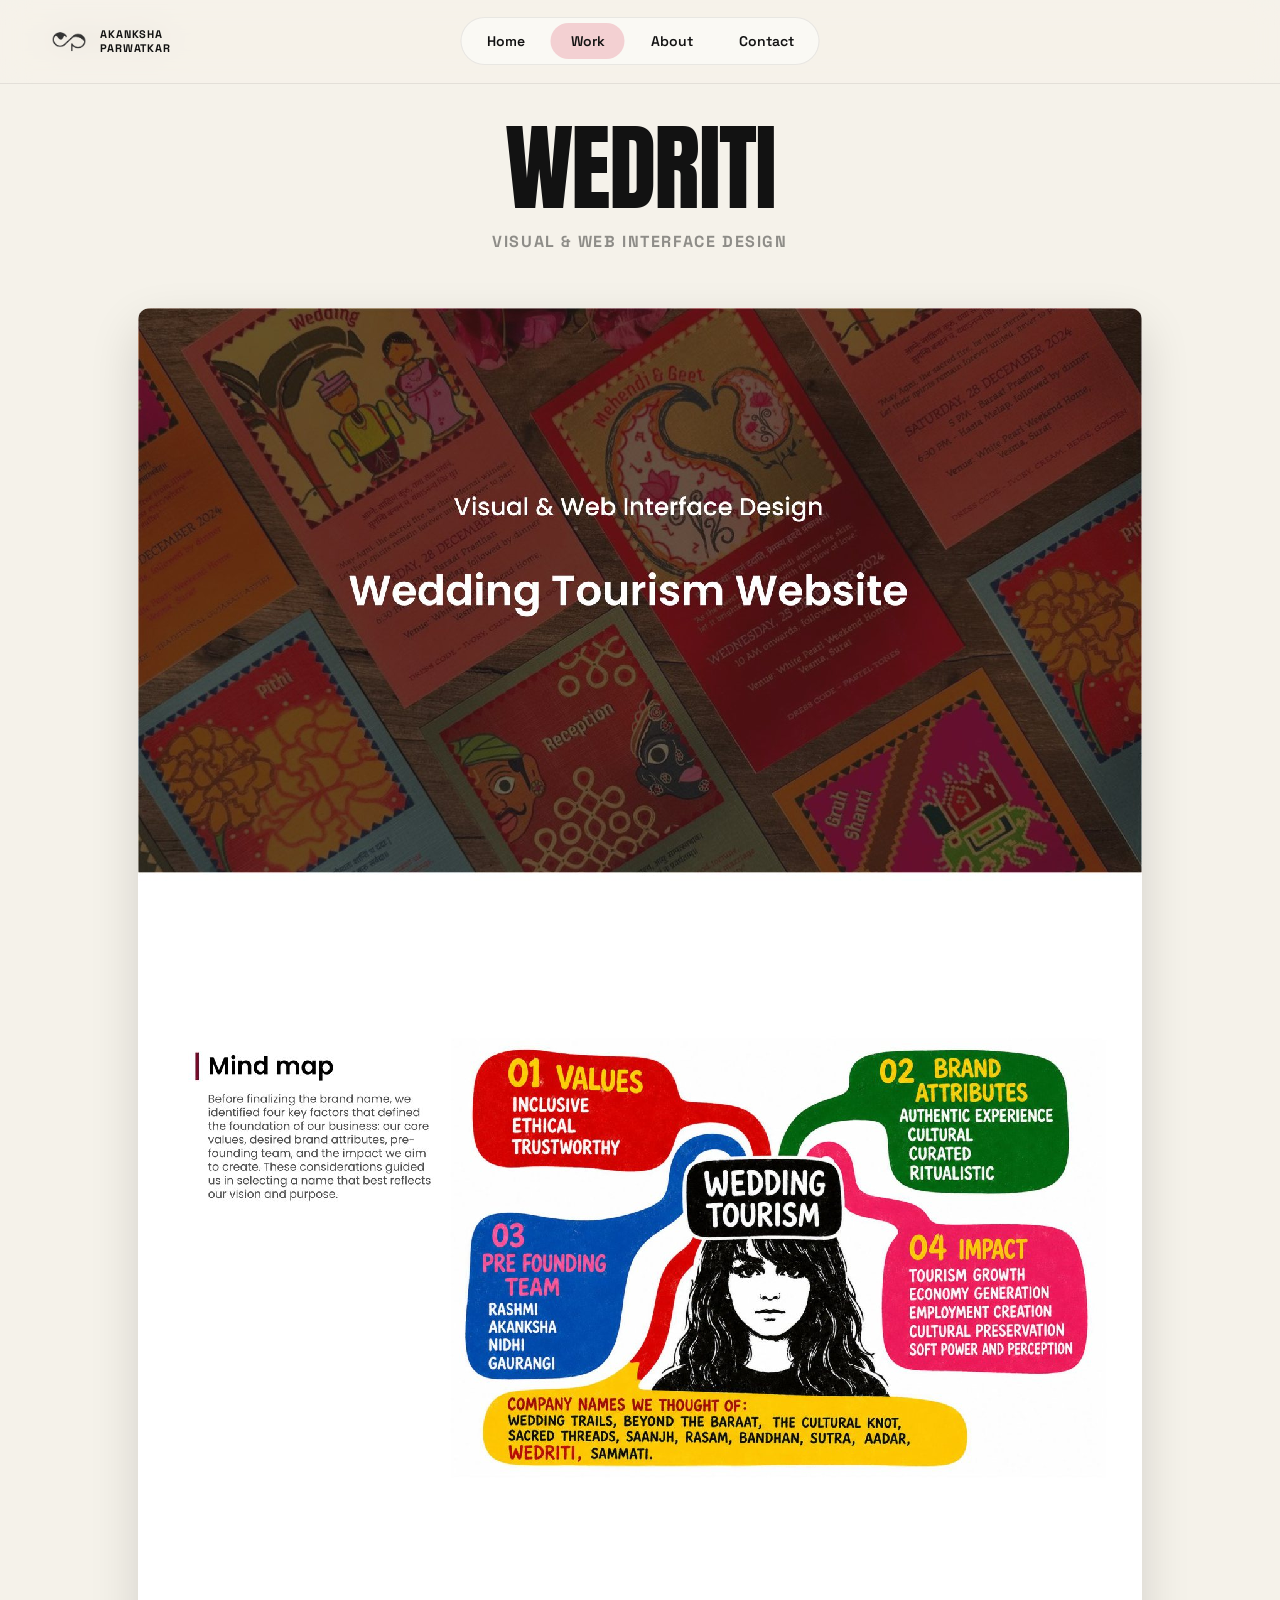
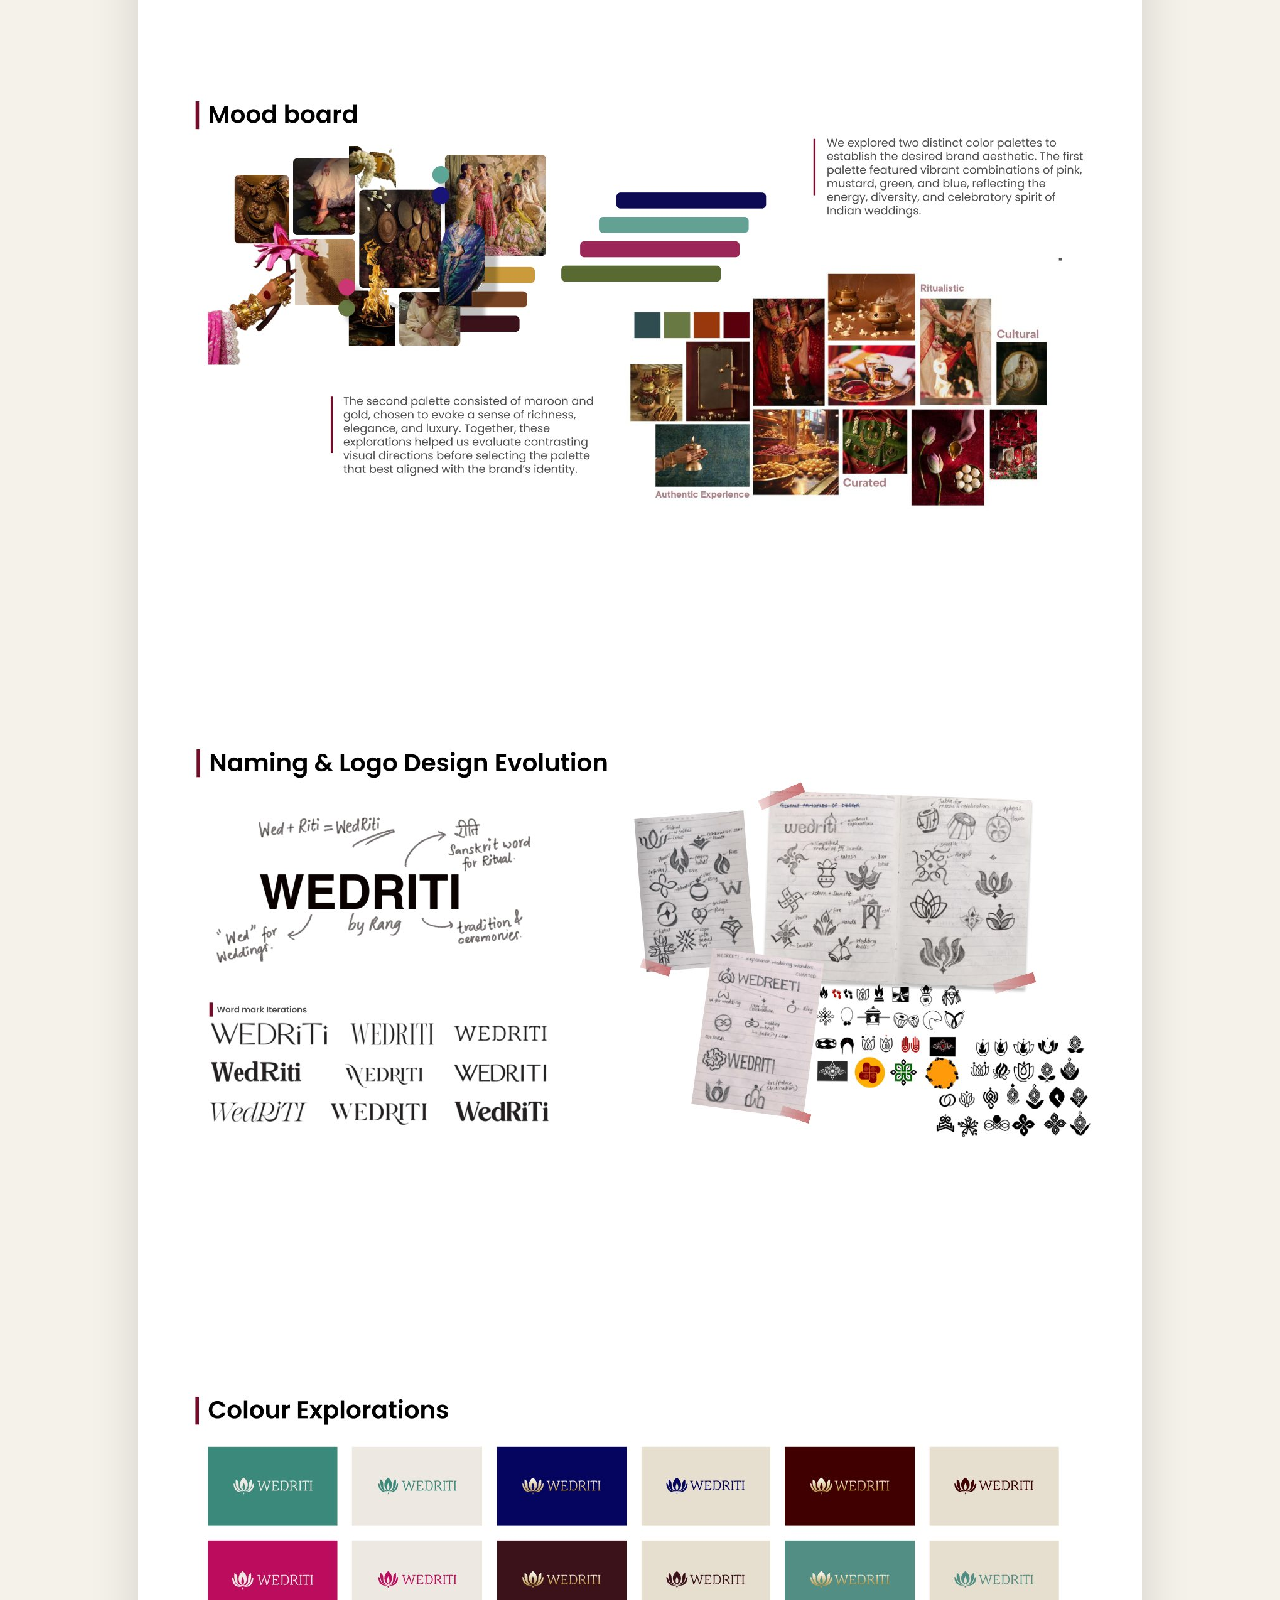
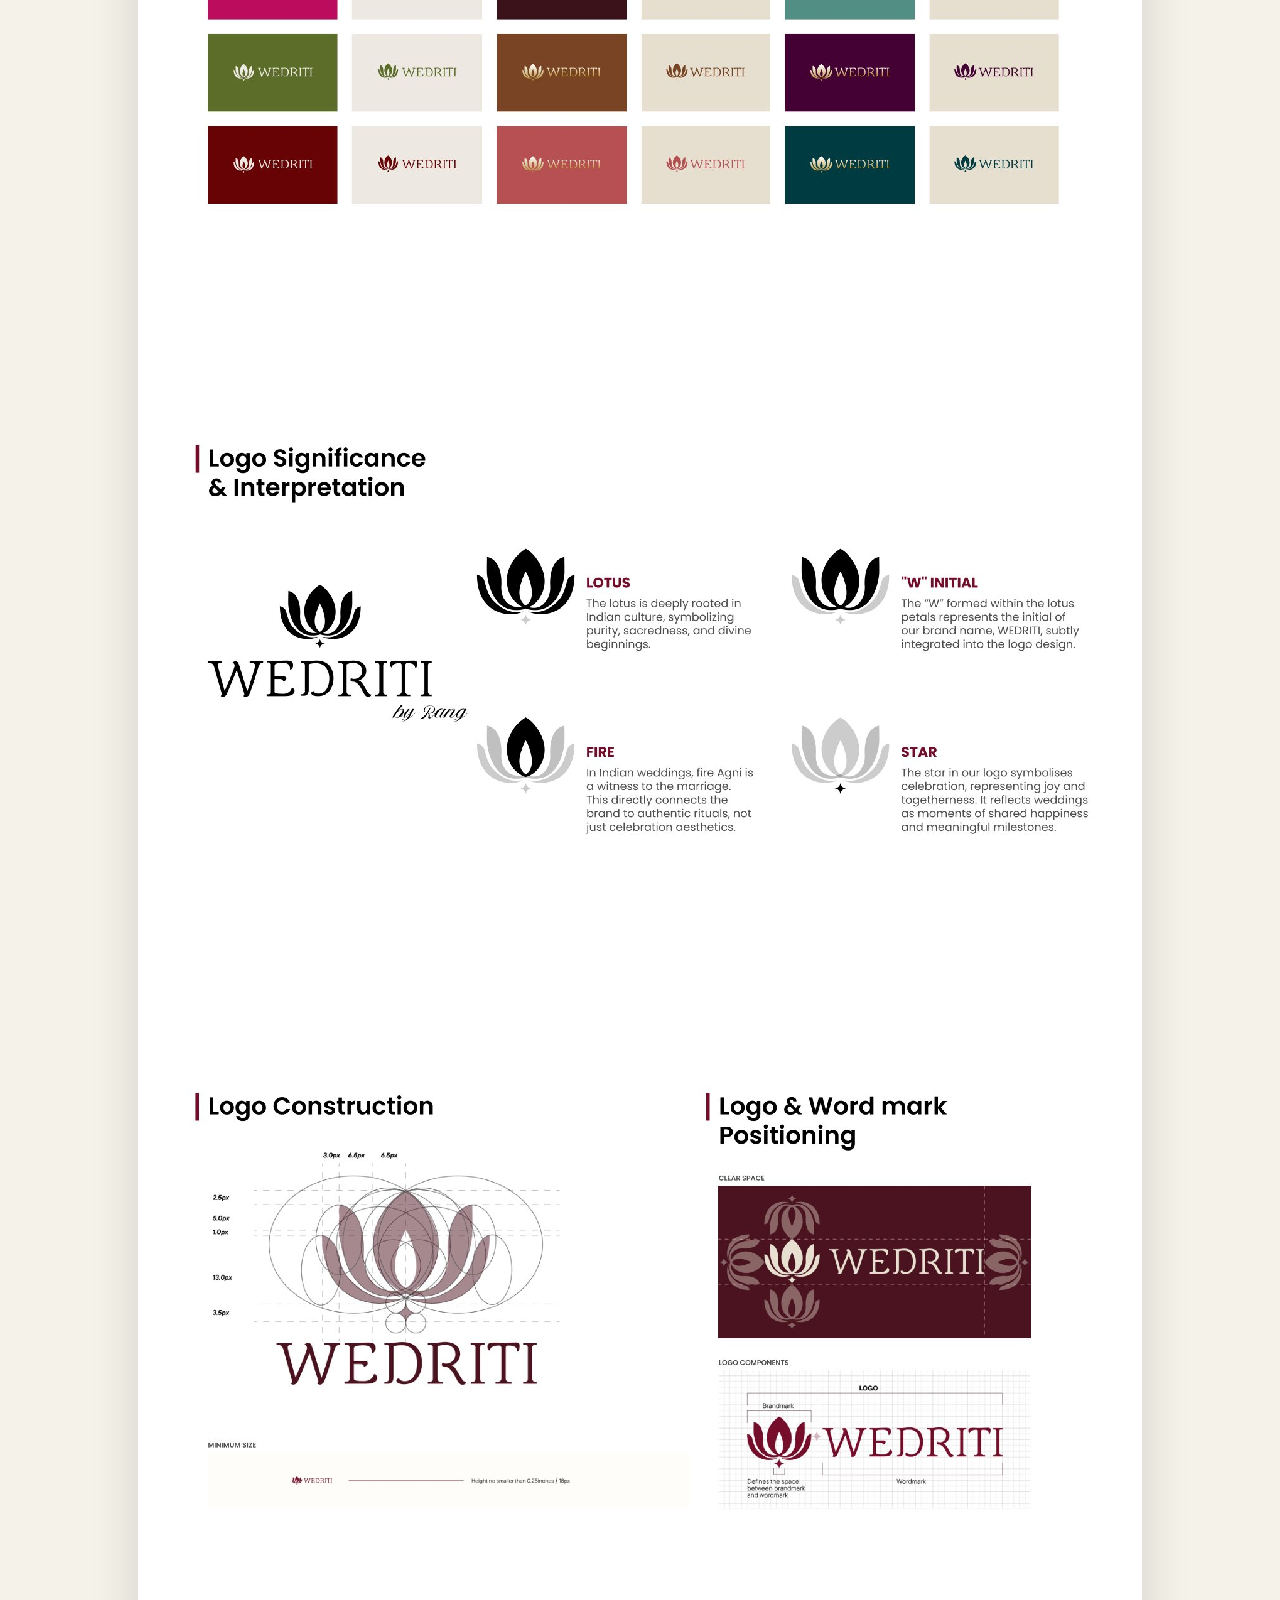
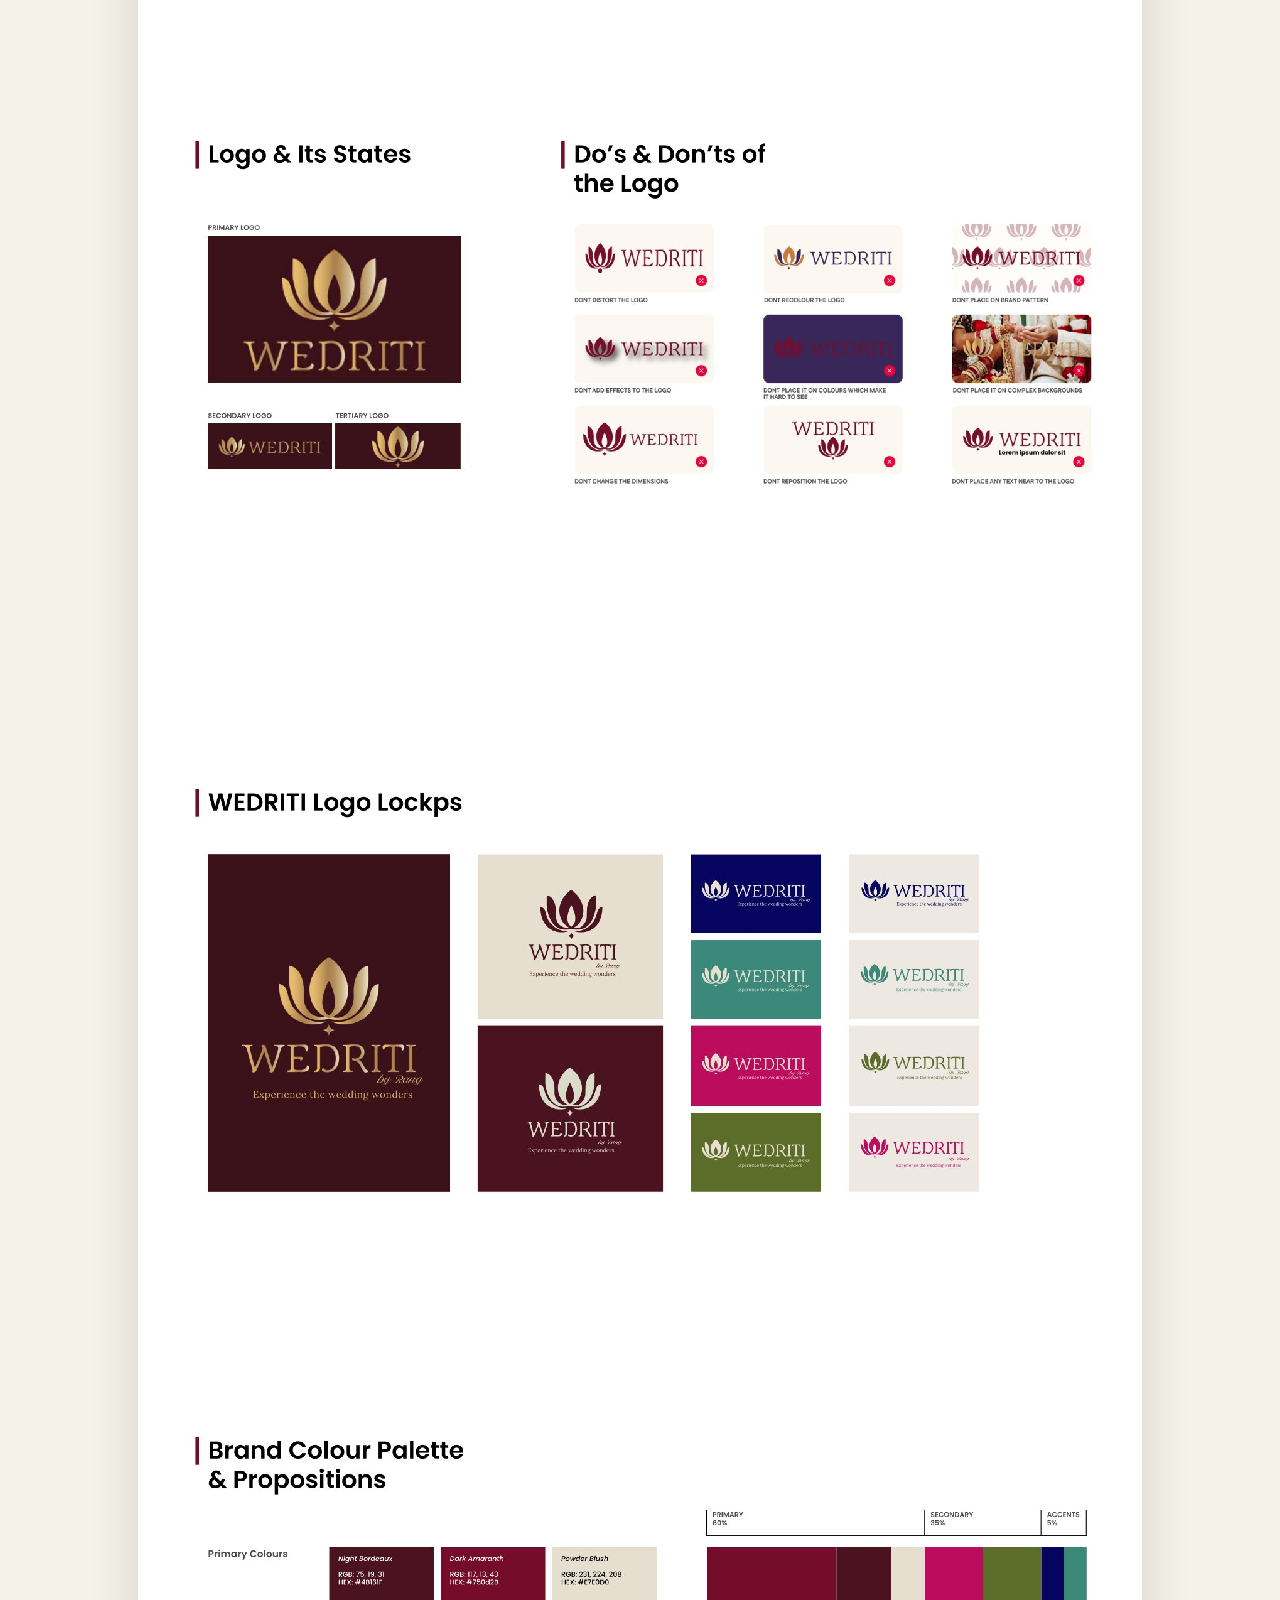
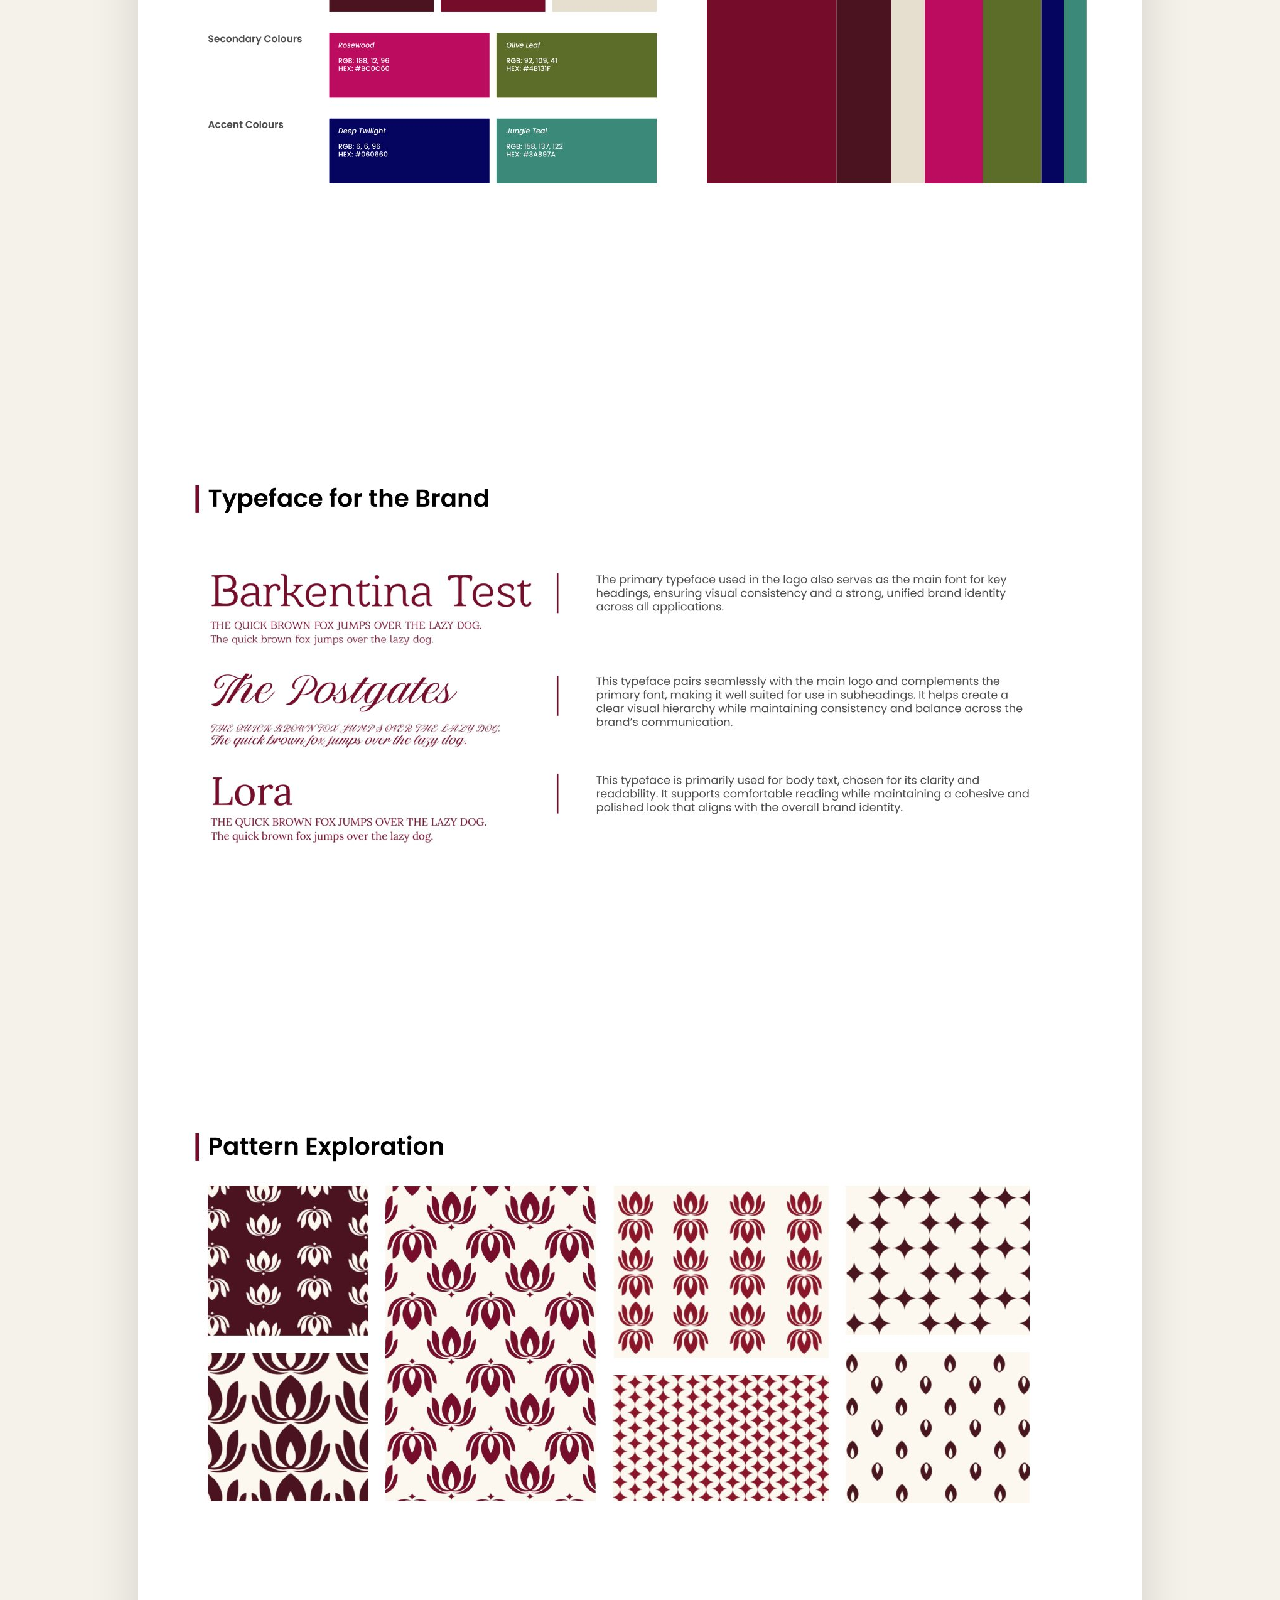
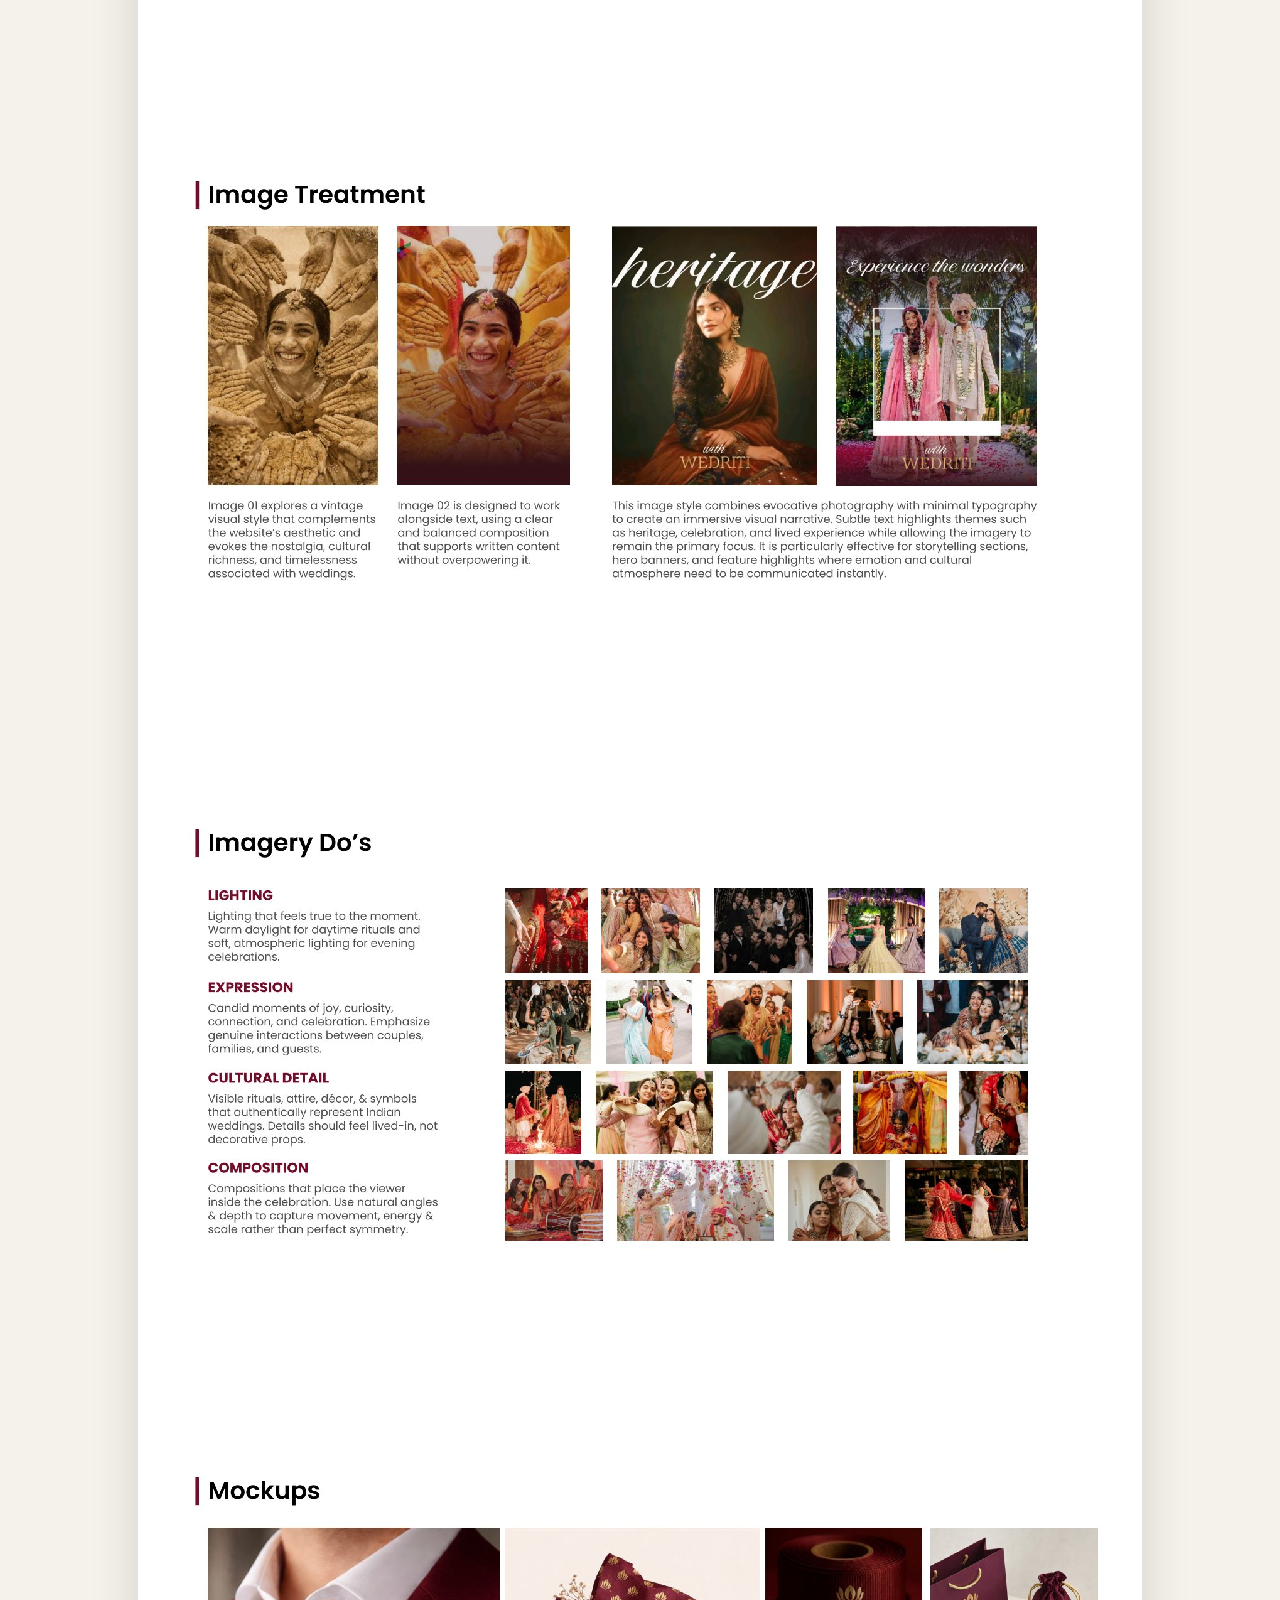
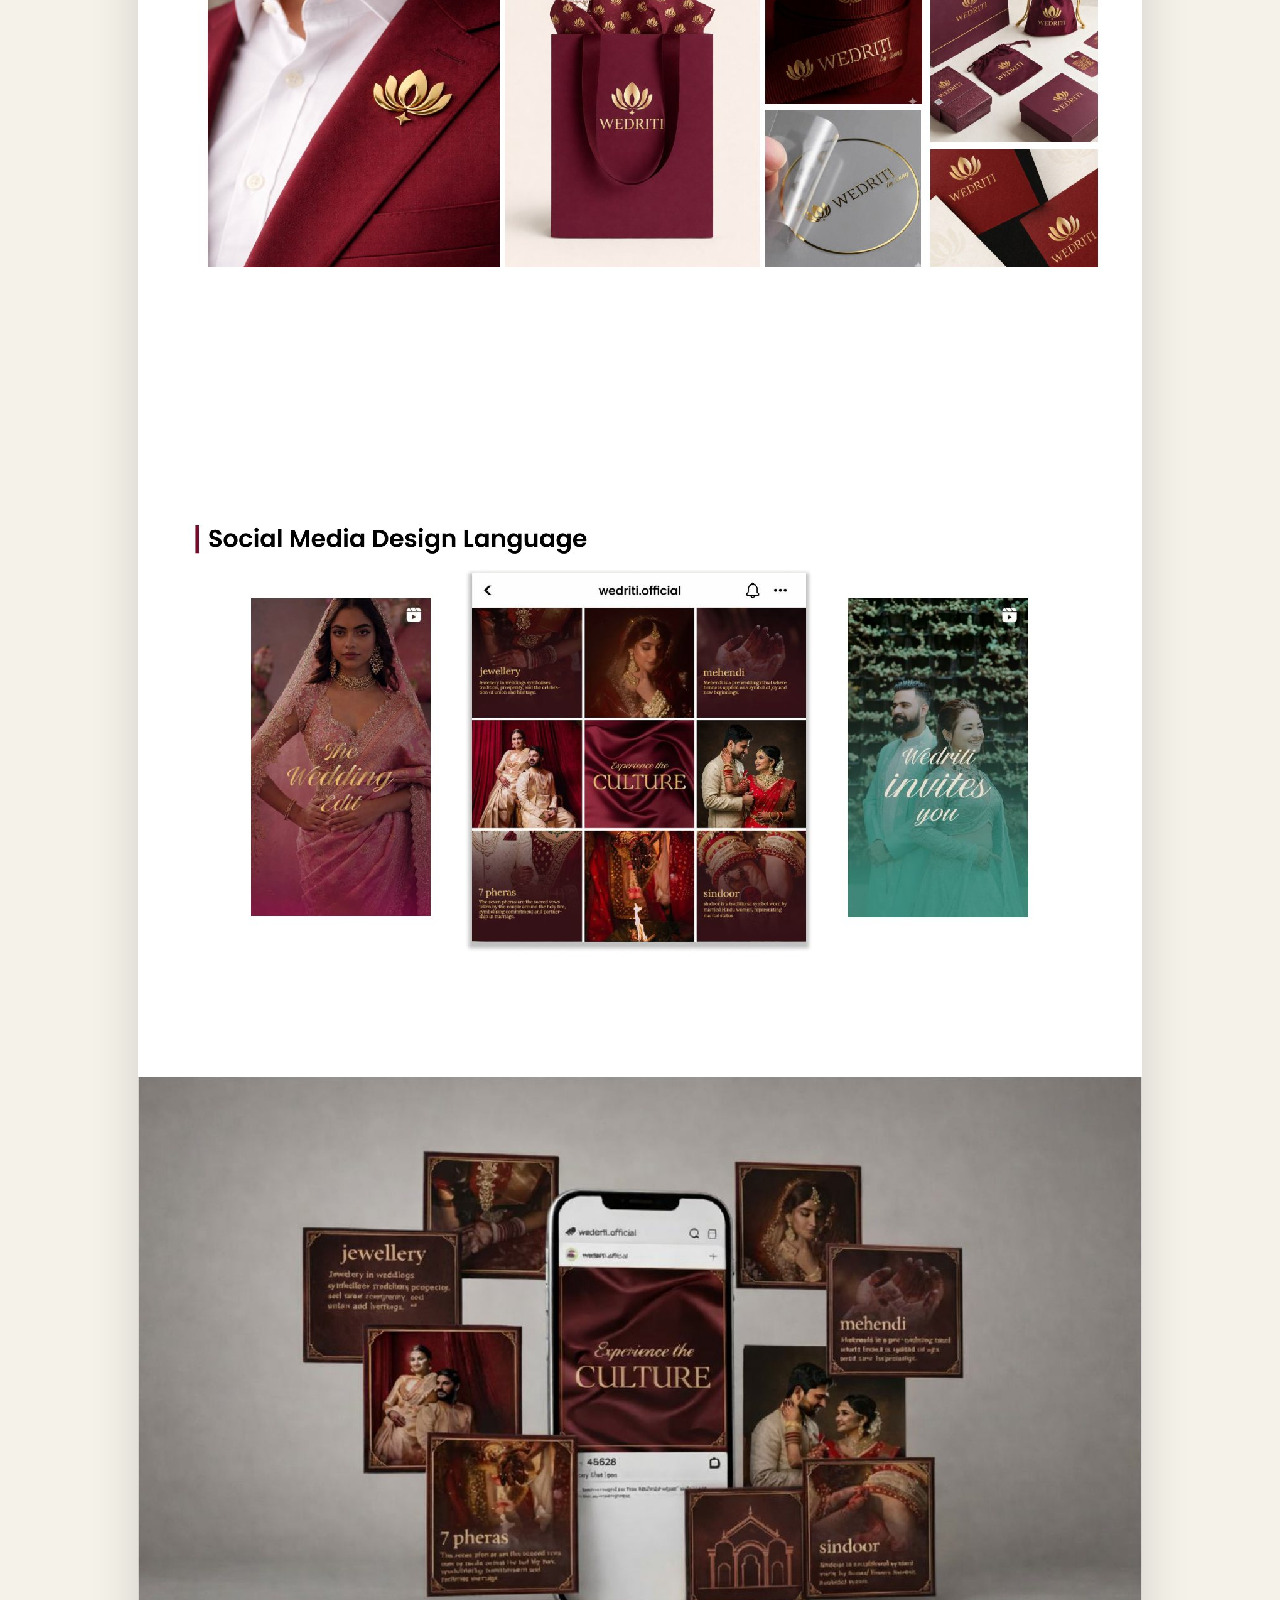
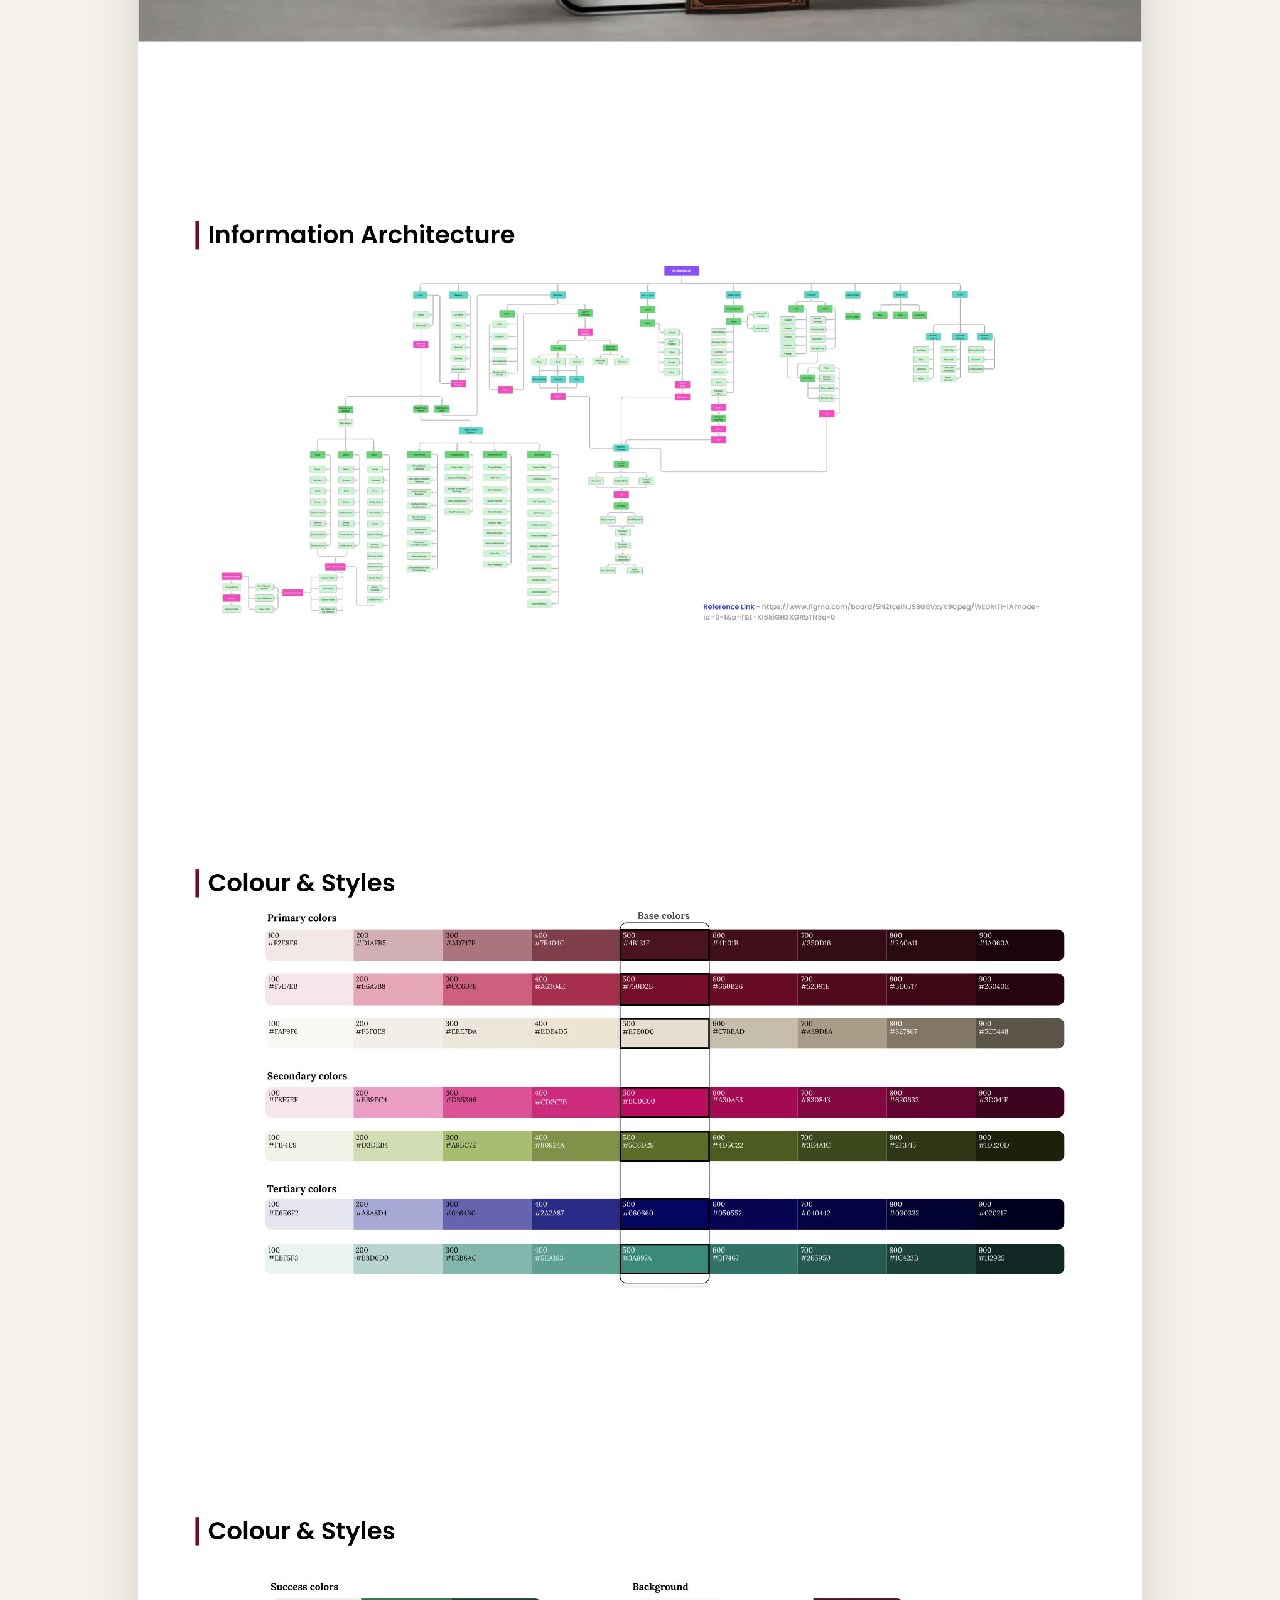
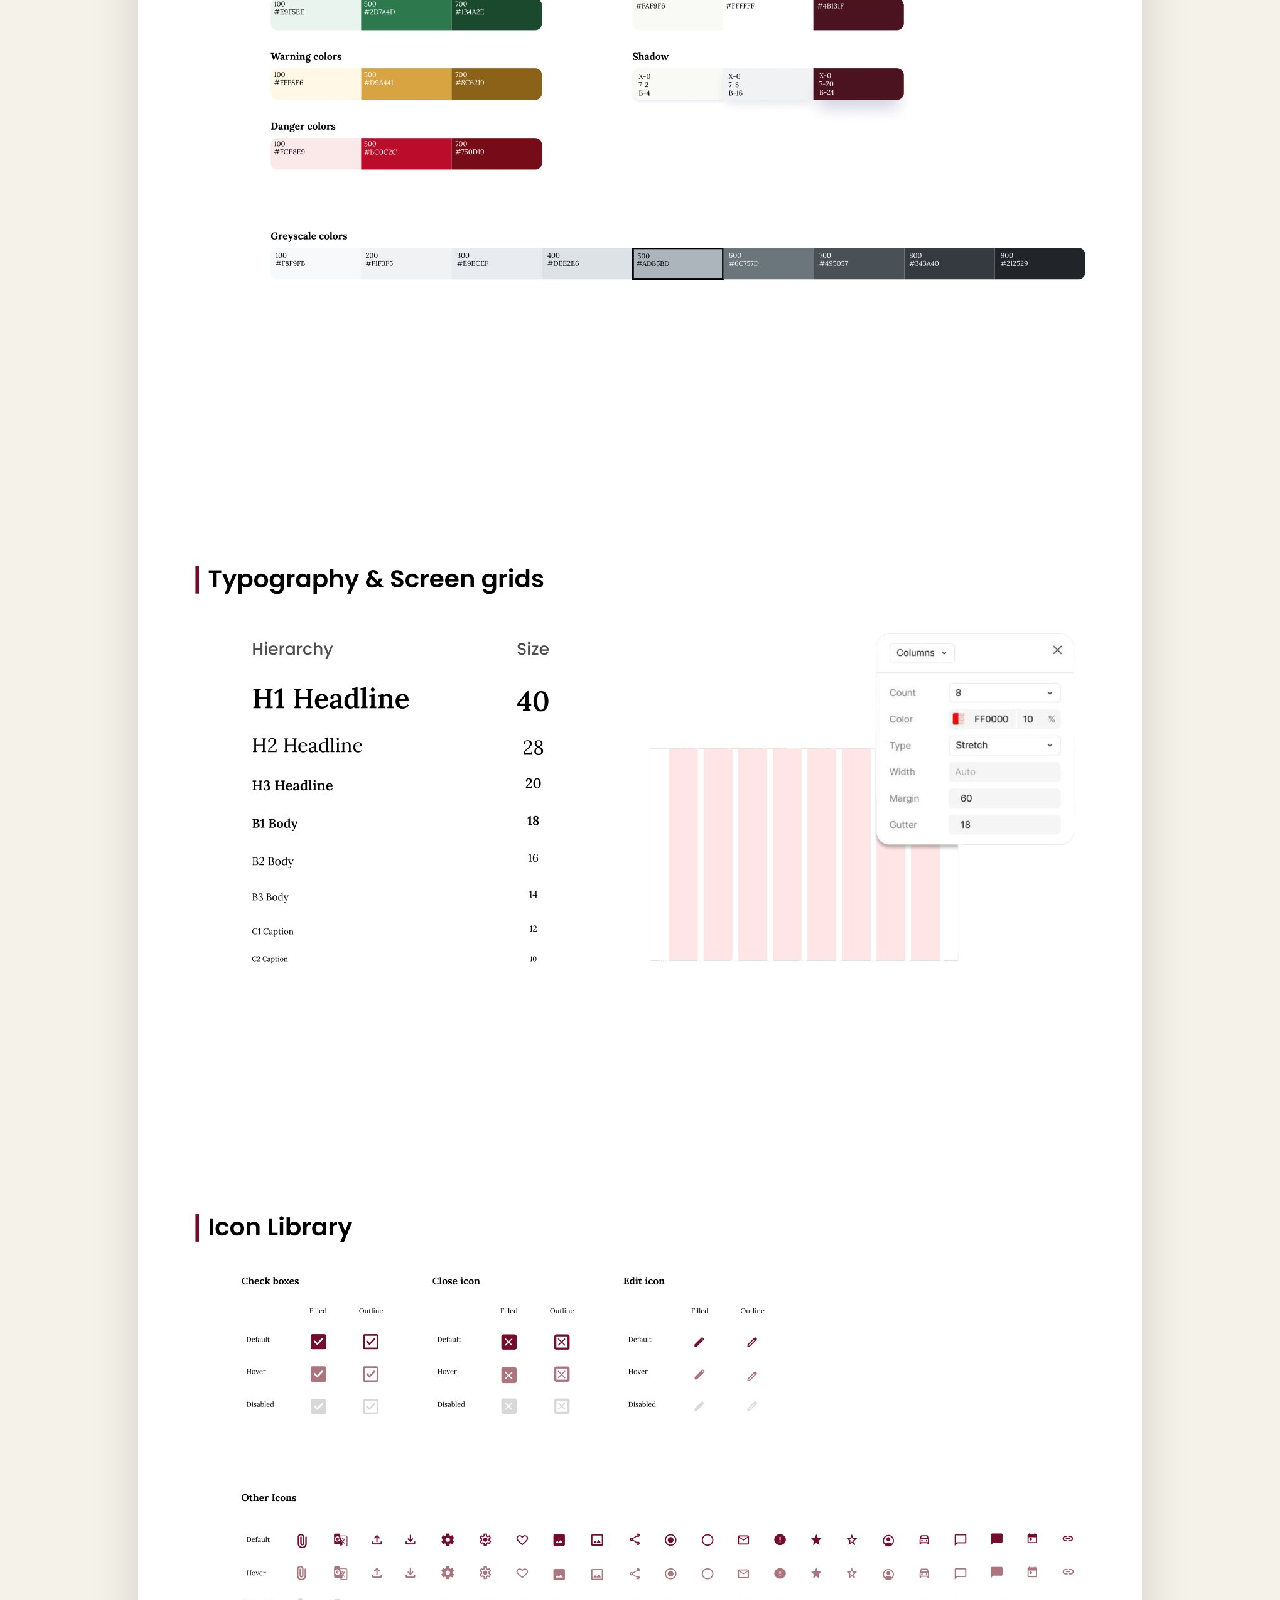
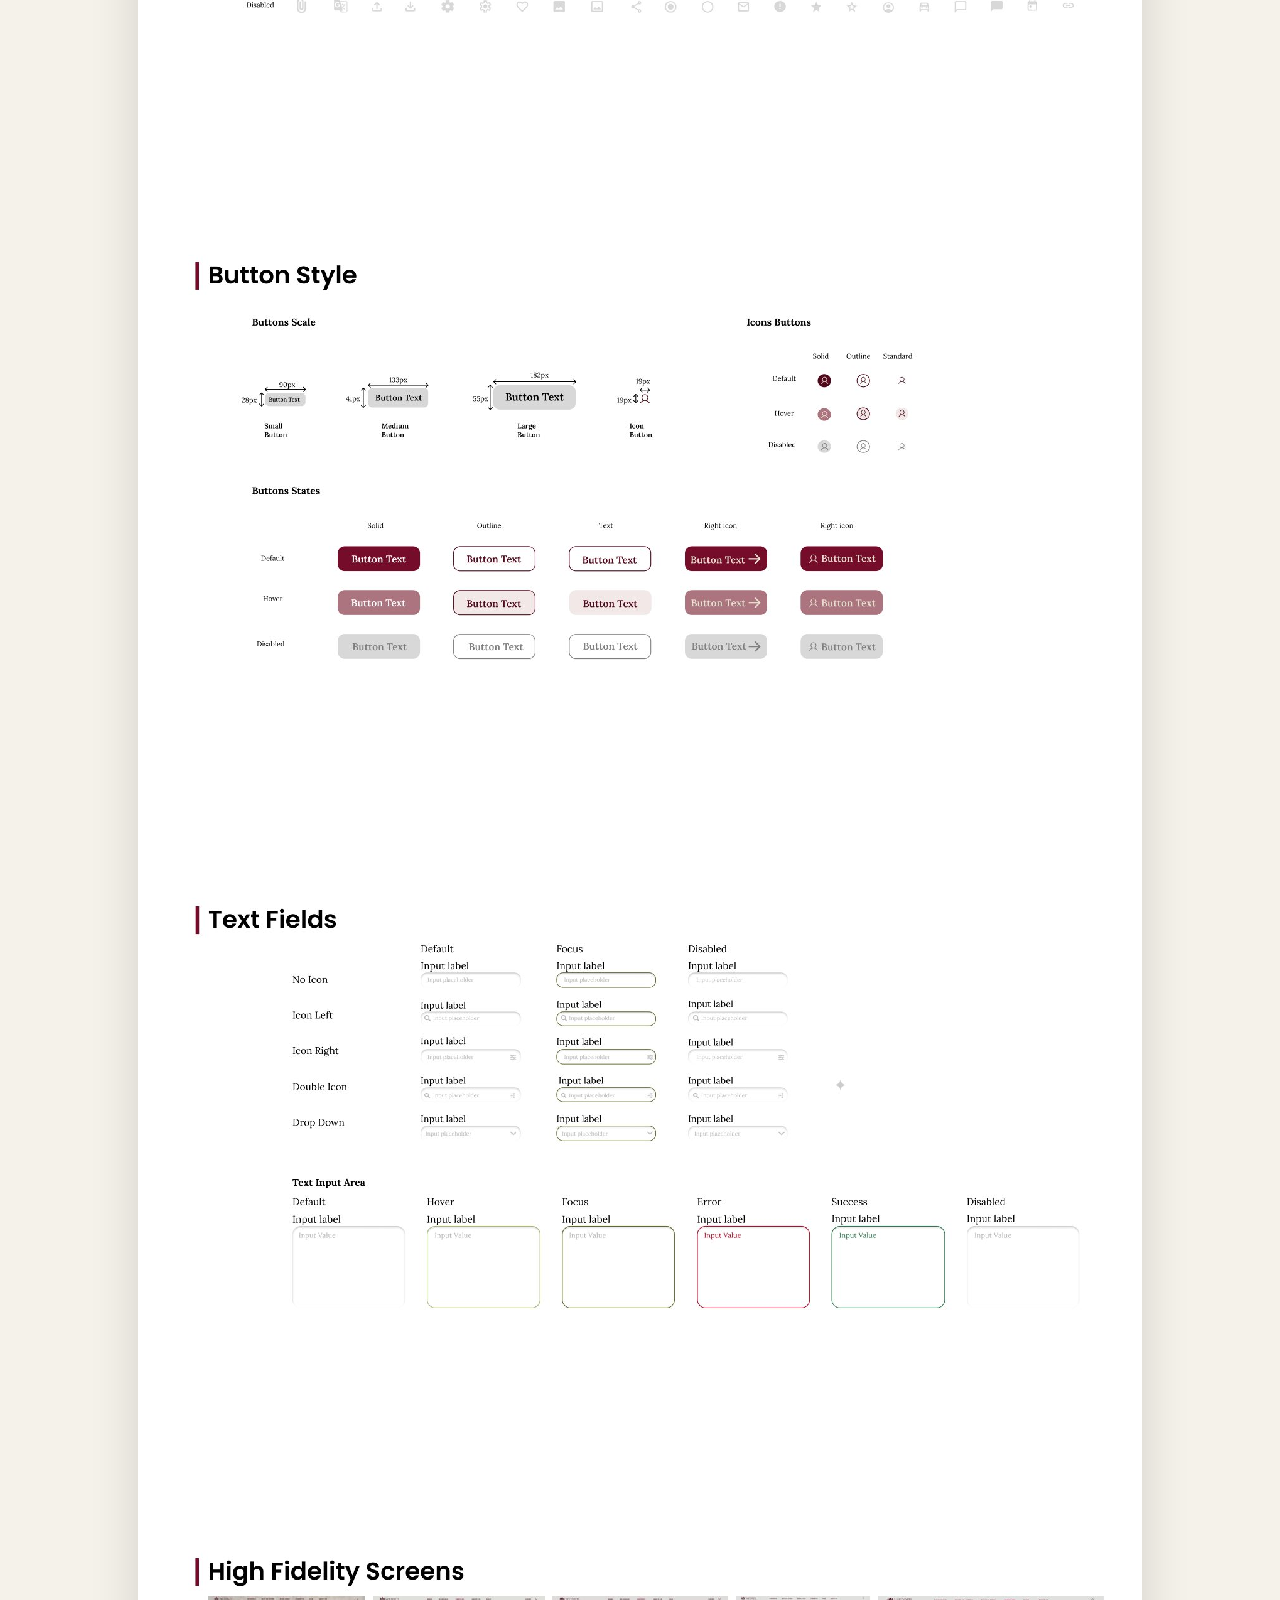
<file: work/wedriti.html>
<!DOCTYPE html>
<html lang="en">
<head>
<meta charset="UTF-8">
<meta name="viewport" content="width=device-width, initial-scale=1.0">
<title>Wedriti — Akanksha Parwatkar</title>
<meta name="description" content="Wedriti — a wedding tourism platform helping international travelers discover, prepare for, and immerse themselves in the colours, traditions, and celebrations of Indian weddings.">

<link rel="icon" type="image/png" href="../assets/favicon.png">
<link rel="apple-touch-icon" href="../assets/favicon.png">

<link rel="preconnect" href="https://fonts.googleapis.com">
<link rel="preconnect" href="https://fonts.gstatic.com" crossorigin>
<link href="https://fonts.googleapis.com/css2?family=Anton&family=Space+Grotesk:wght@400;500;600;700&family=Caveat:wght@500;600;700&display=swap" rel="stylesheet">

<link rel="stylesheet" href="../css/style.css">
</head>
<body>


<header class="navbar" id="navbar">
  <div class="nav-inner">
    <a href="../index.html" class="nav-logo" aria-label="Akanksha Parwatkar — Home">
      <span class="logo-mark">
        <img src="../assets/logo.png" alt="Akanksha Parwatkar logo" width="40" height="35">
      </span>
      <span class="logo-text">AKANKSHA<br>PARWATKAR</span>
    </a>

    <nav class="nav-pills" id="navPills">
      <a href="../index.html#home" class="pill" data-nav="home">Home</a>
      <a href="../index.html#work" class="pill active" data-nav="work">Work</a>
      <a href="../index.html#about" class="pill" data-nav="about">About</a>
      <a href="../index.html#contact" class="pill" data-nav="contact">Contact</a>
    </nav>

    <button class="nav-menu-btn" id="menuBtn" aria-label="Toggle menu" aria-expanded="false">
      <span></span>
    </button>
  </div>

  <div class="mobile-menu" id="mobileMenu">
    <a href="../index.html#home" data-nav="home">Home</a>
    <a href="../index.html#work" data-nav="work">Work</a>
    <a href="../index.html#about" data-nav="about">About</a>
    <a href="../index.html#contact" data-nav="contact">Contact</a>
  </div>
</header>

<main>
  <div class="cs-back-wrap">
    <a href="../index.html#work" class="cs-back">← Back to Work</a>
  </div>

  <div class="cs-hero">
    <h1 class="cs-title">Wedriti</h1>
    <span class="cs-tag">Visual &amp; Web Interface Design</span>
  </div>

  <div class="cs-gallery-slides">
    <img src="../assets/work/wedriti/full.jpg" alt="Wedriti case study — full design process and visuals" width="1599" height="29926" loading="lazy">
  </div>

  <div class="cs-footer">
    <a href="../index.html#work" class="cs-back">← Back to Work</a>
  </div>
</main>

<script src="../js/case-study.js"></script>
</body>
</html>
</file>
<file: css/style.css>
/* =========================================================
   AKANKSHA PARWATKAR — PORTFOLIO
   Editorial, bold, collage-style UX portfolio
   ========================================================= */

:root{
  --bg:            #f5f2ea;
  --bg-soft:       #efece2;
  --ink:           #121212;
  --dark:          #0a0a0a;

  --pink:          #ff4d8d;
  --pink-soft:     #ffc9dd;
  --yellow:        #e8ff4e;
  --lime:          #cdfa3f;
  --blue:          #3b5bfd;
  --coral:         #ea5a34;
  --lavender:      #c9d4ff;

  --blush:         #f3d0d2;
  --blush-deep:    #d98f96;
  --lavender-soft: #cbc4ee;
  --court-blue:    #3d6fc4;

  --font-display:  'Anton', 'Archivo Black', sans-serif;
  --font-body:     'Space Grotesk', sans-serif;
  --font-hand:     'Caveat', cursive;

  --nav-h: 84px;
  --container: 1600px;
  --edge: 48px;
}

@media (max-width: 900px){
  :root{ --edge: 22px; --nav-h: 72px; }
}

*,*::before,*::after{ box-sizing:border-box; }
html{ scroll-behavior:smooth; overscroll-behavior-x:none; }
body{ overscroll-behavior-x:none; }

body{
  margin:0;
  background:var(--bg);
  color:var(--ink);
  font-family:var(--font-body);
  -webkit-font-smoothing:antialiased;
  overflow-x:hidden;
  cursor:url("../assets/cursor-pink.svg") 3 2, auto;
}

img{ max-width:100%; display:block; }
a{ color:inherit; text-decoration:none; }
ul{ list-style:none; margin:0; padding:0; }
button{ font-family:inherit; cursor:inherit; background:none; border:none; color:inherit; }
mark{ background:none; color:inherit; }

section{ position:relative; }

.reveal-up, .reveal-fade, .reveal-line{ will-change: transform, opacity; }

/* =========================== NAVBAR =========================== */
.navbar{
  position:fixed; top:0; left:0; right:0; z-index:1000;
  height:var(--nav-h);
  display:flex; align-items:center;
  padding:0 var(--edge);
  background:rgba(245,242,234,.72);
  backdrop-filter:blur(14px) saturate(1.4);
  -webkit-backdrop-filter:blur(14px) saturate(1.4);
  border-bottom:1px solid rgba(18,18,18,.08);
  transition:transform .5s cubic-bezier(.6,0,.2,1), background .4s ease, border-color .4s ease;
}
.navbar.nav-on-dark{
  background:rgba(10,10,10,.6);
  border-bottom-color:rgba(255,255,255,.1);
  color:#fff;
}

.nav-inner{
  width:100%; max-width:var(--container); margin:0 auto;
  display:flex; align-items:center; justify-content:space-between;
  gap:24px;
}

.nav-logo{ display:flex; align-items:center; gap:10px; }
.logo-mark{ color:var(--ink); display:flex; }
.logo-mark img{ width:42px; height:auto; display:block; }
.navbar.nav-on-dark .logo-mark img{ filter:invert(1) brightness(1.6); }
.logo-text{
  font-family:var(--font-body); font-weight:700; font-size:11px;
  letter-spacing:.08em; line-height:1.3;
}

.nav-pills{
  position:absolute; left:50%; transform:translateX(-50%);
  display:flex; gap:6px;
  background:rgba(255,255,255,.5);
  border:1px solid rgba(18,18,18,.08);
  padding:5px; border-radius:999px;
}

.navbar.nav-on-dark .nav-pills{
  background:rgba(255,255,255,.06);
  border-color:rgba(255,255,255,.12);
}
.pill{
  padding:9px 20px; border-radius:999px;
  font-size:14px; font-weight:600;
  color:var(--ink); transition:background .3s ease, color .3s ease;
}
.navbar.nav-on-dark .pill{ color:#fff; }
.pill:hover{ background:rgba(18,18,18,.08); }
.navbar.nav-on-dark .pill:hover{ background:rgba(255,255,255,.12); }
.pill.active{
  background:var(--blush);
  color:var(--ink);
}
.navbar.nav-on-dark .pill.active{
  background:#bfe6f7;
  color:var(--ink);
}

.nav-menu-btn{
  width:42px; height:42px; border-radius:50%;
  border:1.5px solid var(--ink);
  display:flex; align-items:center; justify-content:center;
  position:relative;
}
.navbar.nav-on-dark .nav-menu-btn{ border-color:#fff; }
.nav-menu-btn span, .nav-menu-btn span::before, .nav-menu-btn span::after{
  content:''; display:block; width:16px; height:2px; background:var(--ink);
  position:absolute; transition:transform .3s ease, opacity .3s ease;
}
.navbar.nav-on-dark .nav-menu-btn span,
.navbar.nav-on-dark .nav-menu-btn span::before,
.navbar.nav-on-dark .nav-menu-btn span::after{ background:#fff; }
.nav-menu-btn span::before{ transform:translateY(-6px); }
.nav-menu-btn span::after{ transform:translateY(6px); }
.nav-menu-btn.is-open span{ background:transparent; }
.nav-menu-btn.is-open span::before{ transform:rotate(45deg); }
.nav-menu-btn.is-open span::after{ transform:rotate(-45deg); }

.mobile-menu{
  display:none;
  flex-direction:column;
  padding:10px var(--edge) 22px;
  gap:2px;
}
.mobile-menu a{
  padding:14px 4px; font-size:22px; font-family:var(--font-body); font-weight:700;
  border-bottom:1px solid rgba(18,18,18,.1);
}
.mobile-menu.is-open{ display:flex; }

/* =========================== SHARED BITS =========================== */
.hand-note{
  font-family:var(--font-hand);
  font-size:22px; line-height:1.15; font-weight:600;
  color:var(--ink);
}
.underline-scribble{
  display:block; width:60%; height:6px; margin-top:6px;
  background:none; border-bottom:2.5px solid var(--ink);
  transform:rotate(-1deg);
}
.underline-scribble.alt{ border-color:var(--ink); width:80%; }

.section-index{
  font-family:var(--font-body); font-weight:700; font-size:13px;
  letter-spacing:.1em; color:rgba(18,18,18,.4);
  display:block; margin-bottom:8px;
}
.section-index.dark{ color:rgba(18,18,18,.35); }

.blob{ position:absolute; border-radius:50%; filter:blur(0px); }

/* =========================== HERO =========================== */
.hero{
  min-height:100vh;
  padding:calc(var(--nav-h) + 40px) var(--edge) 90px;
  position:relative;
  background:var(--bg);
  overflow:hidden;
  display:flex; align-items:center; justify-content:center;
}

.hero-content{
  position:relative; z-index:3;
  max-width:640px;
  margin:0 auto;
  text-align:center;
}
.eyebrow{
  font-size:13px; font-weight:700; letter-spacing:.2em;
  text-transform:uppercase; color:rgba(18,18,18,.45);
  margin:0 0 14px;
}
.hero-title{
  font-family:var(--font-display);
  font-weight:400;
  line-height:.9;
  text-transform:uppercase;
  margin:0;
  font-size:clamp(48px, 8vw, 108px);
  letter-spacing:-.02em;
  position:relative;
}
.hero-title span{ display:block; overflow:hidden; }
.hero-sub{
  margin:24px auto 0;
  max-width:600px;
  font-family:var(--font-display);
  font-weight:400;
  text-transform:uppercase;
  font-size:clamp(20px, 2.6vw, 30px);
  line-height:1.25;
  letter-spacing:-.01em;
  color:rgba(18,18,18,.18);
}


.hero-illustration{
  position:absolute; left:clamp(16px, 3vw, 56px); bottom:10px;
  width:clamp(260px, 30vw, 460px); height:auto;
  z-index:2;
  opacity:0;
  animation:heroIllustrationIn .8s 2.5s cubic-bezier(.2,.8,.2,1) both;
}
@keyframes heroIllustrationIn{
  from{ opacity:0; transform:translateY(30px); }
  to{ opacity:1; transform:translateY(0); }
}

.hero-lineart{
  position:absolute; right:-2vw; bottom:-48px;
  width:clamp(510px, 59vw, 934px); height:auto;
  z-index:0;
  pointer-events:none;
  opacity:0;
  animation:heroLineartIn 1.1s 2.7s cubic-bezier(.2,.8,.2,1) both;
}
@keyframes heroLineartIn{
  from{ opacity:0; transform:translateY(20px); }
  to{ opacity:.9; transform:translateY(0); }
}

/* Hero entrance — plain CSS keyframes, not JS-driven: guaranteed to run
   even if a script fails to load or a JS animation ticker stalls. Delays are
   offset so content reveals right as the logo preloader (below) finishes. */
@keyframes heroRise{
  from{ opacity:0; transform:translateY(22px); }
  to{ opacity:1; transform:translateY(0); }
}
.eyebrow{ animation:heroRise .6s 1.9s cubic-bezier(.2,.7,.2,1) both; }
.hero-title .line-1{ animation:heroRise .6s 2.05s cubic-bezier(.2,.7,.2,1) both; }
.hero-title .line-2{ animation:heroRise .6s 2.2s cubic-bezier(.2,.7,.2,1) both; }
.hero-sub{ animation:heroRise .6s 2.4s cubic-bezier(.2,.7,.2,1) both; }
@media (prefers-reduced-motion: reduce){
  .eyebrow, .hero-title span, .hero-sub, .hero-illustration{
    animation:none; opacity:1;
  }
  .hero-lineart{ animation:none; opacity:.9; }
}

/* ============ PRELOADER — pure CSS timing, cannot get stuck open ============ */
.preloader{
  position:fixed; inset:0; z-index:9999;
  background:var(--bg);
  display:flex; align-items:center; justify-content:center;
  animation:preloaderOut .5s ease 1.3s both;
  cursor:inherit;
}
.preloader-logo{
  width:clamp(64px, 12vw, 110px); height:auto;
  animation:preloaderLogoIn .6s cubic-bezier(.2,.8,.2,1) both;
}
@keyframes preloaderLogoIn{
  from{ opacity:0; transform:scale(.96); }
  to{ opacity:1; transform:scale(1); }
}
@keyframes preloaderOut{
  0%{ opacity:1; visibility:visible; }
  99%{ opacity:0; visibility:visible; }
  100%{ opacity:0; visibility:hidden; }
}
.preloader.preloader-skip{
  animation:none !important; opacity:0 !important; visibility:hidden !important;
  transition:opacity .25s ease;
}
@media (prefers-reduced-motion: reduce){
  .preloader{ animation-duration:.01s; animation-delay:.2s; }
  .preloader-logo{ animation:none; opacity:1; }
}

/* =========================== PATTERN STRIP =========================== */
.pattern-wrap{ background:var(--bg); padding:90px 0 0; }
.pattern-strip{
  height:44px; width:100%;
  background:
    repeating-linear-gradient(-45deg, var(--ink) 0 2px, transparent 2px 14px),
    var(--blush);
  border-top:1.5px solid var(--ink);
  border-bottom:1.5px solid var(--ink);
  background-size:auto, auto;
  animation:patternSlide 24s linear infinite;
}
@keyframes patternSlide{
  from{ background-position:0 0, 0 0; }
  to{ background-position:19.8px 0, 0 0; }
}
@media (prefers-reduced-motion: reduce){
  .pattern-strip{ animation:none; }
}
@media (max-width:900px){
  .pattern-wrap{ padding:60px 0 0; }
  .pattern-strip{ height:34px; }
}

/* =========================== WORK ===================== */
.work{
  background:var(--dark);
  color:#fff;
  padding:50px var(--edge) 50px;
  overflow:clip;
}
.work-header{
  max-width:var(--container); margin:0 auto;
  display:grid;
  grid-template-columns:1fr;
  align-items:start;
  gap:16px 24px;
  position:relative;
}
.work .section-index{ color:rgba(255,255,255,.4); grid-column:1/2; }
.work-title{
  font-family:var(--font-display);
  font-weight:400;
  font-size:clamp(64px, 13vw, 168px);
  line-height:.82; margin:0;
  letter-spacing:-.02em;
  grid-column:1/2;
}
.work-desc{
  grid-column:1/2;
  max-width:520px; margin:22px 0 0;
  font-size:17px; line-height:1.5; color:rgba(255,255,255,.65);
  font-weight:500;
}
/* Project cards: stacking scroll. Each card pins near the top and the next one slides over it. */
.poster-stack{
  max-width:840px; margin:64px auto 0;
  display:flex; flex-direction:column; gap:44px;
}
.poster{
  position:sticky;
  top:calc(100px + var(--i, 0) * 22px);
  height:clamp(330px, 50vh, 400px);
  display:grid; grid-template-columns:minmax(0,1fr) auto; align-items:stretch; gap:32px;
  padding:22px 22px 22px 44px;
  background:var(--card, #f4efe6);
  color:var(--ink);
  border-radius:24px;
  box-shadow:0 -14px 40px rgba(0,0,0,.35);
  cursor:inherit;
}
.poster-copy{
  display:flex; flex-direction:column; justify-content:center; align-items:flex-start;
  gap:10px; min-width:0;
}
.poster-num{
  font-size:13px; font-weight:700; letter-spacing:.12em; opacity:.45;
}
.poster-title{
  font-family:var(--font-display); font-weight:400; text-transform:uppercase;
  font-size:clamp(36px, 4.4vw, 60px); line-height:.92; letter-spacing:-.02em;
  margin:0;
}
.poster-tag{
  font-size:13px; font-weight:700; letter-spacing:.1em; text-transform:uppercase; opacity:.6;
}
.poster-desc{
  max-width:400px; margin:4px 0 0;
  font-size:15px; line-height:1.6; font-weight:500; color:rgba(18,18,18,.75);
}
.poster-frame{
  display:block; height:100%; aspect-ratio:2/3; overflow:hidden; justify-self:end;
  border-radius:18px;
  box-shadow:0 18px 40px rgba(0,0,0,.18);
}
.poster-cover-img{
  width:100%; height:100%; object-fit:cover; display:block;
  transition:transform .7s cubic-bezier(.2,.8,.2,1);
}
.poster:hover .poster-cover-img{ transform:scale(1.05); }
.poster[href]{ cursor:inherit; }
.poster[href]:focus-visible{ outline:3px solid var(--blush); outline-offset:6px; }

/* "Other projects" button */
.other-wrap{ max-width:840px; margin:56px auto 0; display:flex; justify-content:center; }
.other-btn{
  display:inline-flex; align-items:center; gap:14px;
  padding:16px 32px;
  border:1.5px solid rgba(255,255,255,.5); border-radius:999px;
  color:#fff; font-family:var(--font-body); font-weight:700;
  font-size:clamp(15px, 1.6vw, 18px); letter-spacing:.04em; text-transform:uppercase;
  transition:background .3s ease, color .3s ease, border-color .3s ease;
}
.other-btn-arrow{ transition:transform .3s ease; }
.other-btn:hover{ background:var(--blush); border-color:var(--blush); color:var(--ink); }
.other-btn:hover .other-btn-arrow{ transform:translate(3px,-3px); }
.other-btn:focus-visible{ outline:3px solid var(--blush); outline-offset:4px; }

/* Other projects page */
.other-page{ padding:0 var(--edge) 100px; }
.other-page .poster-stack{ margin-top:8px; }

.work-footer{
  max-width:var(--container); margin:36px auto 0;
  display:flex; justify-content:flex-end; align-items:flex-end;
  flex-wrap:wrap; gap:24px;
}
.note-footer-left{ color:#fff; font-size:22px; }
.work-footer-right{
  font-size:11px; font-weight:700; letter-spacing:.1em; line-height:1.8;
  color:rgba(255,255,255,.55); text-align:right;
}

/* =========================== TICKER =========================== */
.ticker-strip{
  width:100%;
  overflow:hidden;
  background:var(--blush);
  padding:12px 0;
}
.ticker-track{
  display:flex;
  width:max-content;
  animation:ticker-scroll 32s linear infinite;
}
.ticker-seq{
  display:flex;
  align-items:center;
  flex-shrink:0;
  white-space:nowrap;
}
.ticker-text{
  font-family:var(--font-body);
  font-weight:700;
  text-transform:uppercase;
  font-size:clamp(10px, 1vw, 13px);
  letter-spacing:.04em;
  color:var(--ink);
  padding:0 10px;
}
.ticker-sep{
  display:inline-block;
  width:4px;
  height:4px;
  border-radius:50%;
  background:var(--ink);
  opacity:.5;
}
@keyframes ticker-scroll{
  from{ transform:translateX(0); }
  to{ transform:translateX(-50%); }
}
@media (prefers-reduced-motion: reduce){
  .ticker-track{ animation:none; }
}

/* =========================== ABOUT =========================== */
.about{
  background:var(--bg);
  padding:100px var(--edge) 20px;
}
.about-inner{ max-width:var(--container); margin:0 auto; }
.about-title{
  font-family:var(--font-display);
  font-weight:400;
  font-size:clamp(42px, 7vw, 92px);
  line-height:.95; letter-spacing:-.02em; margin:0 0 60px;
}

.about-grid{
  display:grid; grid-template-columns:1.1fr .9fr; gap:60px;
  align-items:start;
}
.about-copy p{
  font-size:19px; line-height:1.75; color:rgba(18,18,18,.8);
  margin:0 0 22px; font-weight:500;
}
.about-copy p:first-child{
  font-size:23px; line-height:1.55; color:var(--ink); font-weight:600;
}
.about-copy mark{
  background:none; color:var(--pink);
}
.resume-btn{
  display:inline-flex; align-items:center; gap:10px;
  margin-top:34px;
  padding:14px 26px;
  border:1.5px solid var(--ink);
  border-radius:999px;
  font-family:var(--font-body); font-weight:700; font-size:13px;
  letter-spacing:.06em; text-transform:uppercase;
  color:var(--ink);
  transition:background .3s ease, color .3s ease;
}
.resume-btn:hover{ background:var(--ink); color:var(--bg); }
.resume-btn-arrow{ font-size:16px; transition:transform .3s ease; }
.resume-btn:hover .resume-btn-arrow{ transform:translate(3px,-3px); }

.about-visual{
  position:relative; min-height:520px;
}
.about-visual-photo{
  display:flex; align-items:flex-start; justify-content:center;
  min-height:auto;
}
.about-photo{
  width:100%; max-width:360px;
  border-radius:16px;
  transform:translateY(-150px) rotate(2deg);
  box-shadow:0 30px 60px rgba(0,0,0,.18);
}

/* =========================== ARTWORKS =========================== */
.artworks{
  background:var(--bg);
  position:relative;
  padding-bottom:70px;
}
.artworks-intro{
  max-width:var(--container); margin:0 auto;
  padding:56px var(--edge) 36px;
}
.artworks-title{
  font-family:var(--font-display);
  font-weight:400;
  text-transform:uppercase;
  line-height:.95;
  letter-spacing:-.02em;
  margin:0 0 24px;
  font-size:clamp(40px, 6.5vw, 88px);
}
.artworks-lead{
  max-width:560px;
  font-size:17px; line-height:1.6; font-weight:500;
  color:rgba(18,18,18,.65);
  margin:0;
}

/* ---- the framed horizontal gallery ---- */
.gallery-frame{
  position:relative;
  width:92vw; max-width:1700px; height:84vh; max-height:900px; min-height:520px;
  margin:0 auto;
  background:var(--bg-soft);
  border-radius:28px;
  overflow:hidden;
  box-shadow:0 30px 90px rgba(0,0,0,.12), inset 0 0 0 1px rgba(18,18,18,.06);
  touch-action:pan-y;
  overscroll-behavior:contain;
}
.gallery-viewport{
  position:absolute; inset:0;
  overflow:hidden;
}
.gallery-track{
  display:flex;
  width:100%; height:100%;
  will-change:transform;
  transition:transform 1s cubic-bezier(.76,0,.24,1);
}
.gallery-slide{
  flex:0 0 100%;
  width:100%; height:100%;
  position:relative;
}
.slide-inner{
  position:relative;
  width:100%; height:100%;
  display:flex; align-items:center;
  gap:clamp(24px, 4vw, 64px);
  padding:0 clamp(30px, 5vw, 76px);
}

/* left column — each card sizes to its own image (no stretched cells,
   no overlap): a flex-wrap "shelf" instead of a rigid grid. */
.slide-images{
  position:relative;
  flex:1.35;
  height:86%;
  min-width:0;
  display:flex;
  flex-wrap:wrap;
  align-content:center;
  justify-content:center;
  align-items:center;
  gap:16px 20px;
  padding-top:34px;
}
.slide-note{
  position:absolute; top:0; left:2%; z-index:6;
  font-family:var(--font-hand); font-size:20px; font-weight:600;
  color:var(--ink); transform:rotate(-4deg);
  pointer-events:none;
}

/* right column — title + description */
.slide-text{
  flex:1;
  max-width:380px;
  text-align:left;
  z-index:6;
}
.slide-num{
  display:block;
  font-family:var(--font-display); font-size:13px; font-weight:400;
  letter-spacing:.14em; opacity:.4; margin-bottom:10px;
}
.slide-title{
  font-family:var(--font-display);
  font-weight:400;
  text-transform:uppercase;
  letter-spacing:-.01em;
  font-size:clamp(26px, 3vw, 42px);
  line-height:1; margin:0 0 18px;
}
.slide-desc{
  font-size:16px; line-height:1.65; font-weight:500;
  color:rgba(18,18,18,.6);
  margin:0;
}

/* artwork cards — each card hugs its own photo's natural proportions
   (no stretched cells, no overlap). A slight per-card rotation keeps
   the "stack of physical photos" character. */
.s-card{
  position:relative;
  margin:0;
  background:#fff;
  padding:8px 8px 10px;
  border-radius:8px;
  box-shadow:0 14px 32px rgba(0,0,0,.16);
  display:flex; align-items:center; justify-content:center;
  transition:transform .3s ease, box-shadow .3s ease, z-index .3s ease;
}
.s-card img{
  display:block;
  width:auto; height:auto;
  max-width:min(30vh, 230px);
  max-height:min(30vh, 230px);
  object-fit:contain;
  border-radius:3px;
}
.s-card:nth-child(4n+2){ transform:rotate(-3deg); }
.s-card:nth-child(4n+3){ transform:rotate(2.5deg); }
.s-card:nth-child(4n+4){ transform:rotate(-2deg); }
.s-card:nth-child(4n+5){ transform:rotate(3deg); }
.s-card:hover{ transform:rotate(0deg) scale(1.03); z-index:5; box-shadow:0 20px 40px rgba(0,0,0,.22); }

.s-card.is-featured{
  z-index:10 !important;
  box-shadow:0 30px 60px rgba(0,0,0,.28);
}

/* ---- chrome: arrows, dots, counter, thumbs ---- */
.gallery-arrow{
  position:absolute; top:50%; transform:translateY(-50%);
  width:48px; height:48px; border-radius:50%;
  background:var(--bg); color:var(--ink);
  display:flex; align-items:center; justify-content:center;
  box-shadow:0 10px 30px rgba(0,0,0,.15);
  z-index:20;
  transition:background .25s ease, color .25s ease, opacity .25s ease;
}
.gallery-arrow:hover{ background:var(--ink); color:#fff; }
.gallery-arrow:disabled{ opacity:.3; pointer-events:none; }
.gallery-prev{ left:20px; }
.gallery-next{ right:20px; }

.gallery-thumbs{
  position:absolute; bottom:22px; left:50%; transform:translateX(-50%);
  display:flex; gap:8px; z-index:20;
  padding:6px; border-radius:12px;
  background:rgba(245,242,234,.85);
  backdrop-filter:blur(6px);
}
.gallery-thumb{
  width:42px; height:42px; border-radius:6px;
  overflow:hidden; padding:2px;
  border:2px solid transparent;
  opacity:.55;
  transition:opacity .3s ease, border-color .3s ease;
}
.gallery-thumb img{ width:100%; height:100%; object-fit:cover; border-radius:3px; display:block; }
.gallery-thumb:hover{ opacity:.85; }
.gallery-thumb.active{ opacity:1; border-color:var(--pink); }

@media (max-width:900px){
  .artworks-intro{ padding-top:80px; }
  .gallery-frame{ width:94vw; height:82vh; border-radius:18px; }
  .slide-inner{ flex-direction:column; padding:20px 20px 16px; gap:14px; }
  .slide-images{ flex:1; width:100%; height:auto; min-height:0; gap:10px; padding-top:0; }
  .slide-text{ flex:0 0 auto; max-width:none; }
  .slide-title{ font-size:clamp(22px,6vw,30px); }
  .slide-desc{ font-size:14px; }
  .s-card img{ max-width:34vw; max-height:34vw; }
  .gallery-arrow{ width:38px; height:38px; }
  .gallery-prev{ left:10px; }
  .gallery-next{ right:10px; }
  .slide-note{ display:none; }
  .gallery-thumb{ width:34px; height:34px; }
}

/* =========================== CONTACT =========================== */
.contact{
  background:var(--dark); color:#fff;
  padding:56px var(--edge) 32px;
  overflow:hidden;
  position:relative;
}
.contact-deco{ position:absolute; inset:0; pointer-events:none; z-index:0; }
.blob-coral-mini{
  width:90px; height:90px; right:-10px; bottom:-10px;
  background:var(--coral); opacity:.55;
  border-radius:60% 40% 50% 50%/40% 60% 40% 60%;
}

.contact-inner{
  position:relative; z-index:1;
  max-width:960px; margin:0 auto;
}

.contact-title{
  font-family:var(--font-display);
  font-weight:400;
  text-transform:uppercase;
  text-align:center;
  line-height:.9;
  letter-spacing:-.02em;
  margin:0 0 8px;
  font-size:clamp(26px, 4vw, 44px);
}
.contact-sub{
  max-width:600px; margin:0 auto 24px;
  text-align:center;
  font-size:15px; line-height:1.5; color:rgba(255,255,255,.65); font-weight:500;
}

.contact-links{
  display:flex; flex-direction:column;
  border-top:1px solid rgba(255,255,255,.15);
}
.contact-link{
  display:flex; align-items:center; justify-content:space-between; gap:16px;
  min-height:60px;
  padding:14px 8px;
  border-bottom:1px solid rgba(255,255,255,.15);
  transition:padding-left .35s ease, color .35s ease;
}
.contact-link:hover{ padding-left:18px; color:var(--pink-soft); }
.cl-label{
  font-family:var(--font-body); font-weight:700; font-size:clamp(16px,2vw,22px); text-align:left;
  text-transform:uppercase; letter-spacing:.02em;
}
.cl-value{
  font-size:13px; color:rgba(255,255,255,.55); font-weight:500;
  flex:1; text-align:right; margin-right:12px;
}
.contact-link:hover .cl-value{ color:inherit; opacity:.8; }
.cl-arrow{ font-size:18px; transition:transform .35s ease; }
.contact-link:hover .cl-arrow{ transform:translate(4px,-4px); }

.site-footer{
  margin-top:24px;
  display:flex; justify-content:space-between; align-items:center; flex-wrap:wrap; gap:12px;
  font-size:12px; color:rgba(255,255,255,.5);
}
.site-footer .hand-note{ color:rgba(255,255,255,.7); font-size:13px; }

/* =========================== FLOATING PARALLAX =========================== */
.float-el{ will-change: transform; }

/* =========================== RESPONSIVE =========================== */
@media (max-width: 1180px){
  .nav-pills{ display:none; }
  .mobile-menu{ display:none; }
  .nav-menu-btn{ display:flex; }

  .sticky-note{ width:190px; padding:16px 16px 14px; }
  .sticky-note p{ font-size:19px; }
  .polaroid{ width:140px; }
  .tag-list{ display:none; }
  .squiggle{ display:none; }
}

@media (min-width:1181px){
  .nav-menu-btn{ display:none; }
}

@media (max-width: 900px){
  .hero{
    min-height:100vh; padding-top:calc(var(--nav-h) + 50px); padding-bottom:110px;
    flex-direction:column; justify-content:center; text-align:center;
  }
  .hero-content{ margin-left:0; max-width:100%; }
  .hero-title{ text-align:center; }
  .hero-sub{ margin-left:auto; margin-right:auto; }
  .hero-illustration{
    position:relative; left:auto; top:auto; bottom:auto; transform:none;
    width:min(58vw, 300px); margin:0 auto 28px;
    order:-1;
    animation:none; opacity:1;
  }
  .hero-lineart{ display:none; }

  .poster-stack{ margin-top:48px; gap:40px; }
  .poster{
    top:calc(84px + var(--i, 0) * 14px); height:auto;
    grid-template-columns:1fr; gap:20px; padding:24px 22px 22px;
  }
  .poster-title{ font-size:clamp(38px, 11vw, 60px); }
  .poster-frame{ height:auto; width:100%; justify-self:stretch; aspect-ratio:4/3; }
  .poster-cover-img{ object-position:top; }

  .about-grid{ grid-template-columns:1fr; }
  .about-visual{ min-height:420px; margin-top:40px; }
}

@media (max-width:520px){
  .hero-title{ font-size:clamp(40px,15vw,60px); }
  .contact{ padding:44px 20px 24px; }
  .contact-link{ flex-direction:column; align-items:flex-start; gap:4px; min-height:auto; padding:12px 4px; }
  .cl-value{ text-align:left; margin-right:0; }
}

/* =========================== CASE STUDY PAGES =========================== */
.cs-back-wrap{
  max-width:var(--container); margin:0 auto;
  padding:28px var(--edge) 0;
}
.cs-back{
  display:inline-flex; align-items:center; gap:8px;
  font-size:13px; font-weight:700; letter-spacing:.04em; text-transform:uppercase;
  color:rgba(18,18,18,.55);
  transition:color .25s ease, gap .25s ease;
}
.cs-back:hover{ color:var(--ink); gap:12px; }

.cs-hero{
  max-width:var(--container); margin:0 auto;
  padding:76px var(--edge) 56px;
  text-align:center;
}
.cs-tag{
  display:block;
  font-size:16px; font-weight:700; letter-spacing:.1em; text-transform:uppercase;
  color:rgba(18,18,18,.45);
  margin-top:20px;
}
.cs-title{
  font-family:var(--font-display); font-weight:400;
  text-transform:uppercase;
  line-height:.9; letter-spacing:-.02em;
  font-size:clamp(40px, 7.5vw, 100px);
  margin:0;
}

.cs-gallery-slides{
  max-width:1100px; margin:0 auto;
  padding:0 var(--edge) 100px;
  display:flex; flex-direction:column; gap:28px;
}
.cs-gallery-slides img{
  display:block; width:100%; height:auto;
  border-radius:12px;
  box-shadow:0 20px 50px rgba(0,0,0,.14);
}

.cs-footer{
  max-width:var(--container); margin:0 auto;
  padding:20px var(--edge) 90px;
  display:flex; justify-content:center;
}
.cs-footer .cs-back{
  border:1.5px solid var(--ink); border-radius:999px;
  padding:14px 28px;
  color:var(--ink);
}
.cs-footer .cs-back:hover{ background:var(--ink); color:var(--bg); }

@media (max-width:700px){
  .cs-title{ font-size:clamp(38px, 12vw, 64px); }
}
</file>
